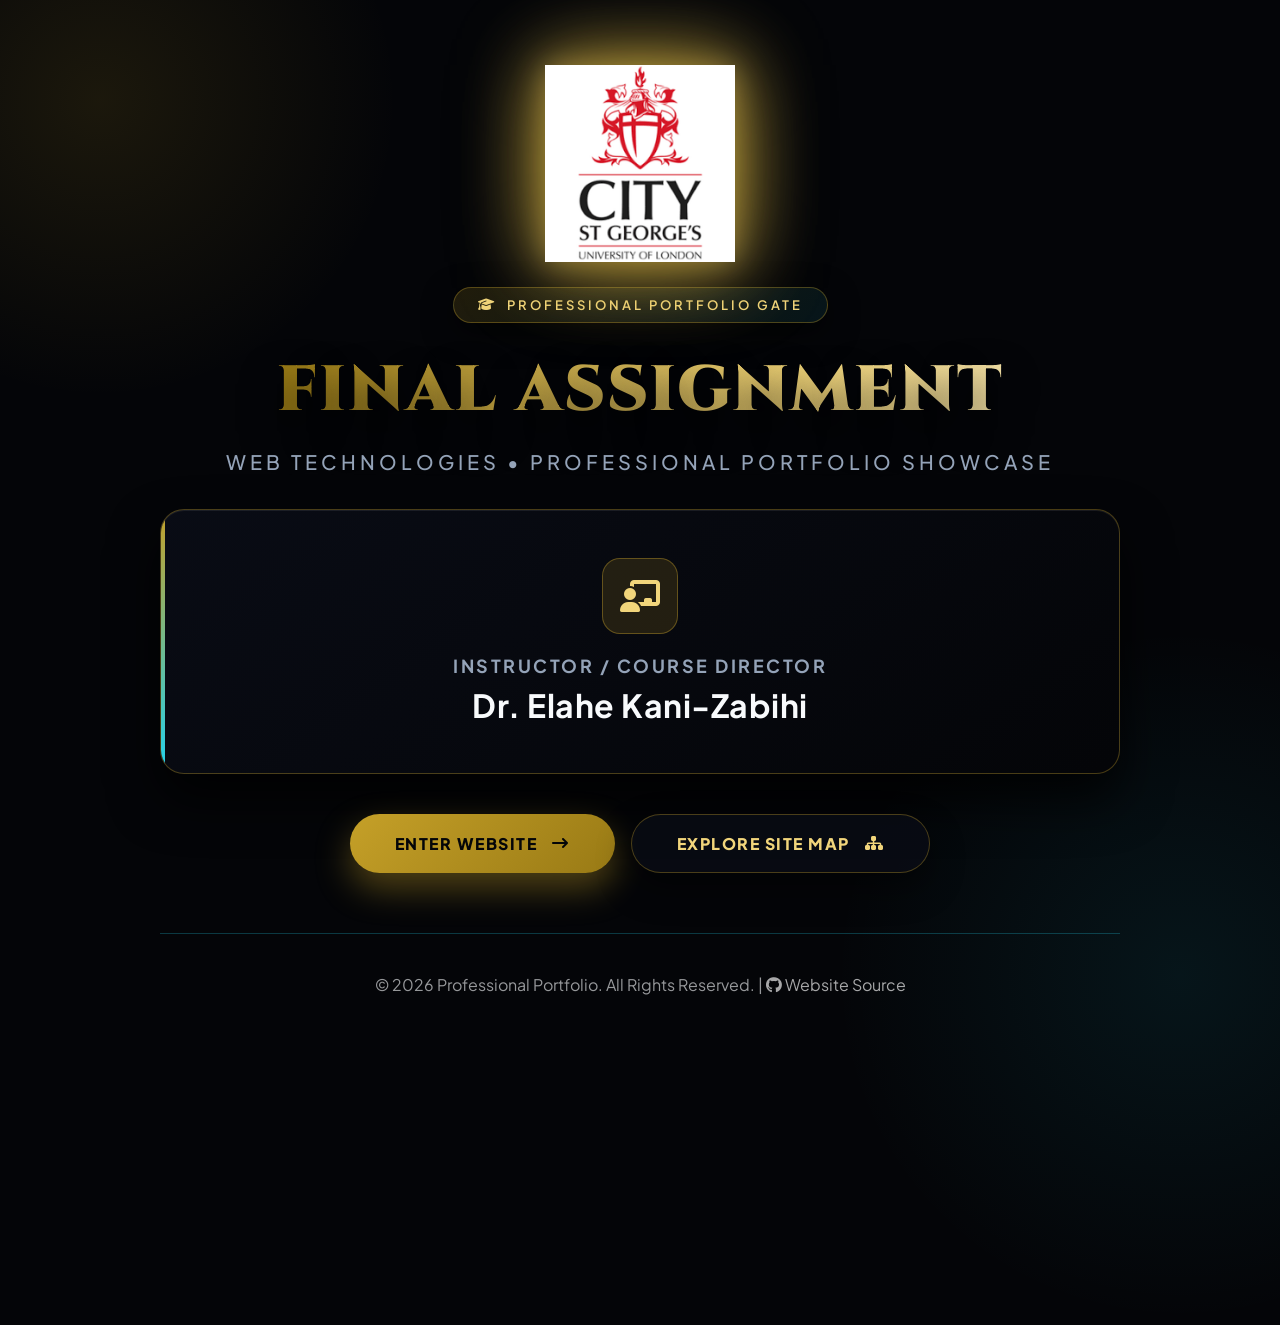
<file: index.html>
<!doctype html>

<!-- =========================================================
     FINAL ASSIGNMENT | PROFESSIONAL PORTFOLIO GATE
========================================================= -->

<html lang="en">
  <head>
    <!-- =========================================================
         HEAD SECTION | METADATA, SEO & EXTERNAL RESOURCES
    ========================================================= -->

    <!-- =========================================================
         1. METADATA & SEO
    ========================================================= -->

    <meta charset="utf-8" />
    <meta name="viewport" content="width=device-width, initial-scale=1.0" />
    <meta name="author" content="Professional Portfolio Website" />
    <meta name="robots" content="index, follow" />
    <meta name="keywords"
      content="professional portfolio, software engineering, digital transformation, healthcare technology, AI safety, web technologies" />
    <meta name="description"
      content="Interactive gate to a professional portfolio in digital transformation, software engineering, healthcare technology, and AI safety." />

    <!-- =========================================================
         2. DOCUMENT TITLE
    ========================================================= -->

    <title>Final Assignment | Web Technologies | Professional Portfolio Gate</title>

    <!-- =========================================================
         3. FAVICON
    ========================================================= -->

    <link rel="icon" type="image/png" href="index.images/favicon2.png" />

    <!-- =========================================================
         4. EXTERNAL FONTS & STYLESHEET
    ========================================================= -->

    <link rel="preconnect" href="https://fonts.googleapis.com" />
    <link rel="preconnect" href="https://fonts.gstatic.com" crossorigin />
    <link rel="stylesheet"
      href="https://fonts.googleapis.com/css2?family=Cinzel:wght@500;700;900&amp;family=Plus+Jakarta+Sans:wght@300;400;500;600;700&amp;display=swap" />
    <link rel="stylesheet" href="https://cdnjs.cloudflare.com/ajax/libs/font-awesome/6.5.1/css/all.min.css" />
    <link rel="stylesheet" href="css/index.css" />
  </head>

  <!-- =========================================================
       BODY SECTION | PORTFOLIO GATE CONTENT
  ========================================================= -->

  <body id="page-body">
    <!-- =========================================================
         5. AMBIENT BACKGROUND
    ========================================================= -->

    <div class="ambient-glow" aria-hidden="true"></div>
    <div class="ambient-glow-2" aria-hidden="true"></div>

    <!-- =========================================================
         6. MAIN PORTFOLIO GATE
    ========================================================= -->

    <main class="container" id="main-content">
      <header class="semantic-structure" id="site-header">
        <!-- University Branding -->
        <div class="uni-logo-wrapper">
          <img src="index.images/universitylogo.png" alt="City St George's, University of London" class="uni-logo" />
        </div>

        <!-- Portfolio Gate Badge -->
        <div class="badge-wrapper">
          <div class="luxury-badge">
            <i class="fa-solid fa-graduation-cap" aria-hidden="true"></i>
            <span>Professional Portfolio Gate</span>
          </div>
        </div>

        <!-- Assignment Introduction -->
        <h1>FINAL ASSIGNMENT</h1>
        <p class="subtitle">Web Technologies • Professional Portfolio Showcase</p>
      </header>

      <!-- =========================================================
           7. INSTRUCTOR / COURSE DIRECTOR
      ========================================================= -->

      <section class="presentation-card" id="course-instructor">
        <div class="meta-grid">
          <article class="meta-item">
            <div class="meta-icon"><i class="fa-solid fa-chalkboard-user" aria-hidden="true"></i></div>

            <div class="meta-content">
              <h2>Instructor / Course Director</h2>
              <p>Dr. Elahe Kani-Zabihi</p>
            </div>
          </article>
        </div>
      </section>

      <!-- =========================================================
           8. WEBSITE ENTRY
      ========================================================= -->

      <section class="semantic-structure" aria-label="Website entry">
        <aside class="semantic-structure" aria-label="Professional portfolio access">
          <nav class="launch-action" aria-label="Website entry options">
            <a class="luxury-btn" href="html/home.html"><span>Enter Website</span>
              <i class="fa-solid fa-arrow-right-long" aria-hidden="true"></i></a>
            <a class="luxury-btn luxury-btn-secondary" href="html/site-map.html"><span>Explore Site Map</span>
              <i class="fa-solid fa-sitemap" aria-hidden="true"></i></a>
          </nav>
        </aside>
      </section>

      <!-- =========================================================
           9. FOOTER
      ========================================================= -->

      <footer id="site-footer"><span class="footer-copyright">© 2026 Professional Portfolio. All Rights Reserved. |</span>
        <a href="https://github.com/mabualsaud" target="_blank" rel="noopener noreferrer" class="footer-source-link">
          <i class="fab fa-github" aria-hidden="true"></i> Website Source</a></footer>
    </main>

  </body>
</html>
</file>
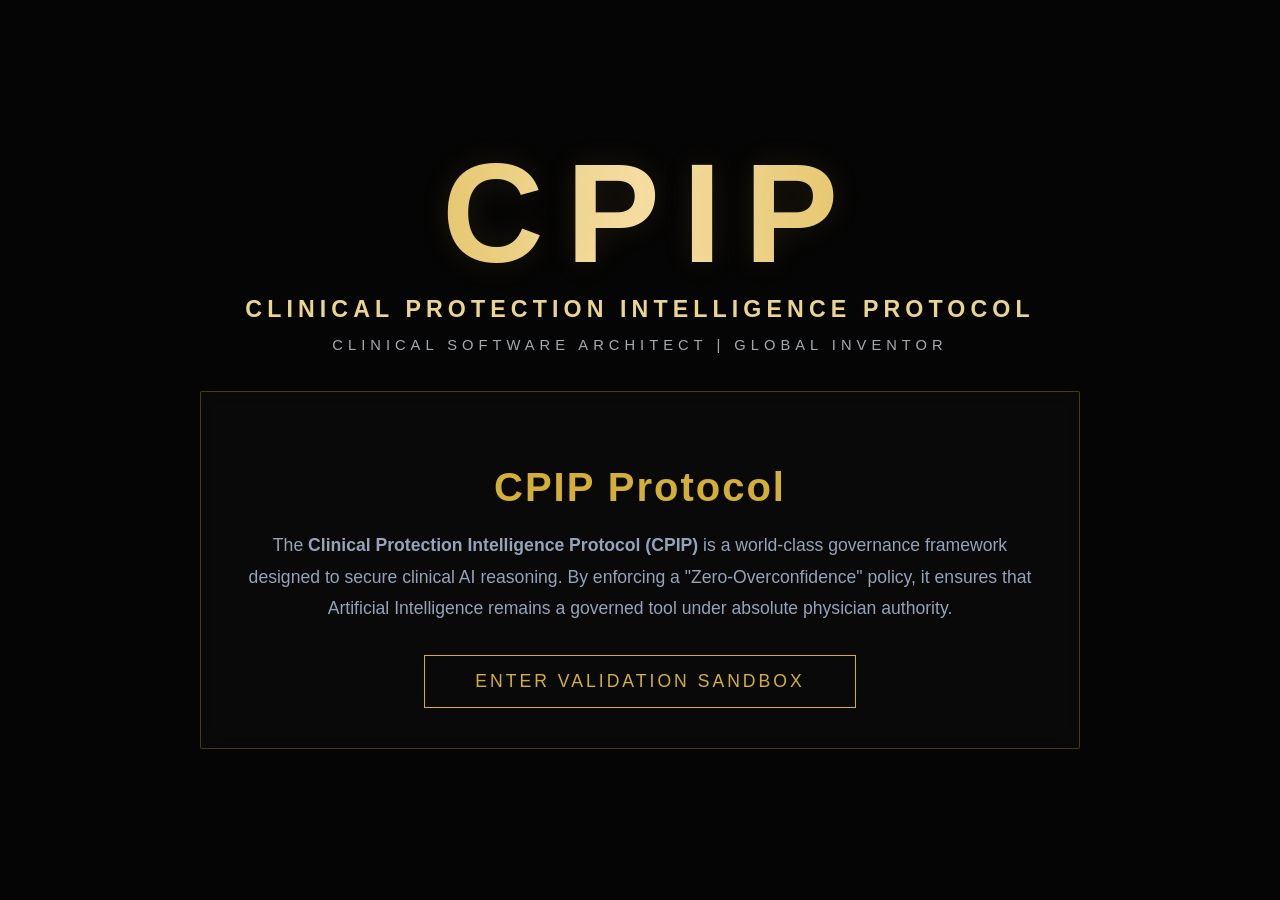
<file: cpip/index.html>
<!doctype html>

<!-- =========================================================
     CPIP | CLINICAL PROTECTION INTELLIGENCE PROTOCOL HTML STRUCTURE
========================================================= -->

<html lang="en">
  <head>
    <meta charset="utf-8" />
    <meta content="width=device-width, initial-scale=1.0" name="viewport" />
    <meta
      content="Clinical Protection Intelligence Protocol gateway for governed clinical AI validation and safety evaluation."
      name="description"
    />
    <title>CPIP | Clinical Protection Intelligence Protocol</title>
    <meta
      content="professional portfolio, software engineering, digital transformation, healthcare technology, AI safety, web technologies"
      name="keywords"
    />
    <link href="css/index.css" rel="stylesheet" />
  </head>
  <body id="page-body">
    <!-- =====================================================
         Main Content
    ===================================================== -->

    <main class="semantic-structure" id="main-content">
      <div class="gateway-container">
        <header class="semantic-structure" id="site-header">
          <div class="eng-name">CPIP</div>
          <div class="protocol-full-name">
            Clinical Protection Intelligence Protocol
          </div>
        </header>
        <aside class="professional-title">
          Clinical Software Architect | Global Inventor
        </aside>
        <section class="protocol-hero" id="cpip-protocol-introduction">
          <h1>CPIP Protocol</h1>
          <p class="protocol-description">
            The
            <strong> Clinical Protection Intelligence Protocol (CPIP) </strong>
            is a world-class governance framework designed to secure clinical AI
            reasoning. By enforcing a "Zero-Overconfidence" policy, it ensures
            that Artificial Intelligence remains a governed tool under absolute
            physician authority.</p>
          <footer class="semantic-structure">
            <nav aria-label="Protocol entry" class="semantic-structure">
              <button class="enter-btn" onclick="location.href='sandbox.html'">
                Enter Validation Sandbox
              </button>
            </nav>
          </footer>
        </section>
      </div>
    </main>
  </body>
</html>
</file>
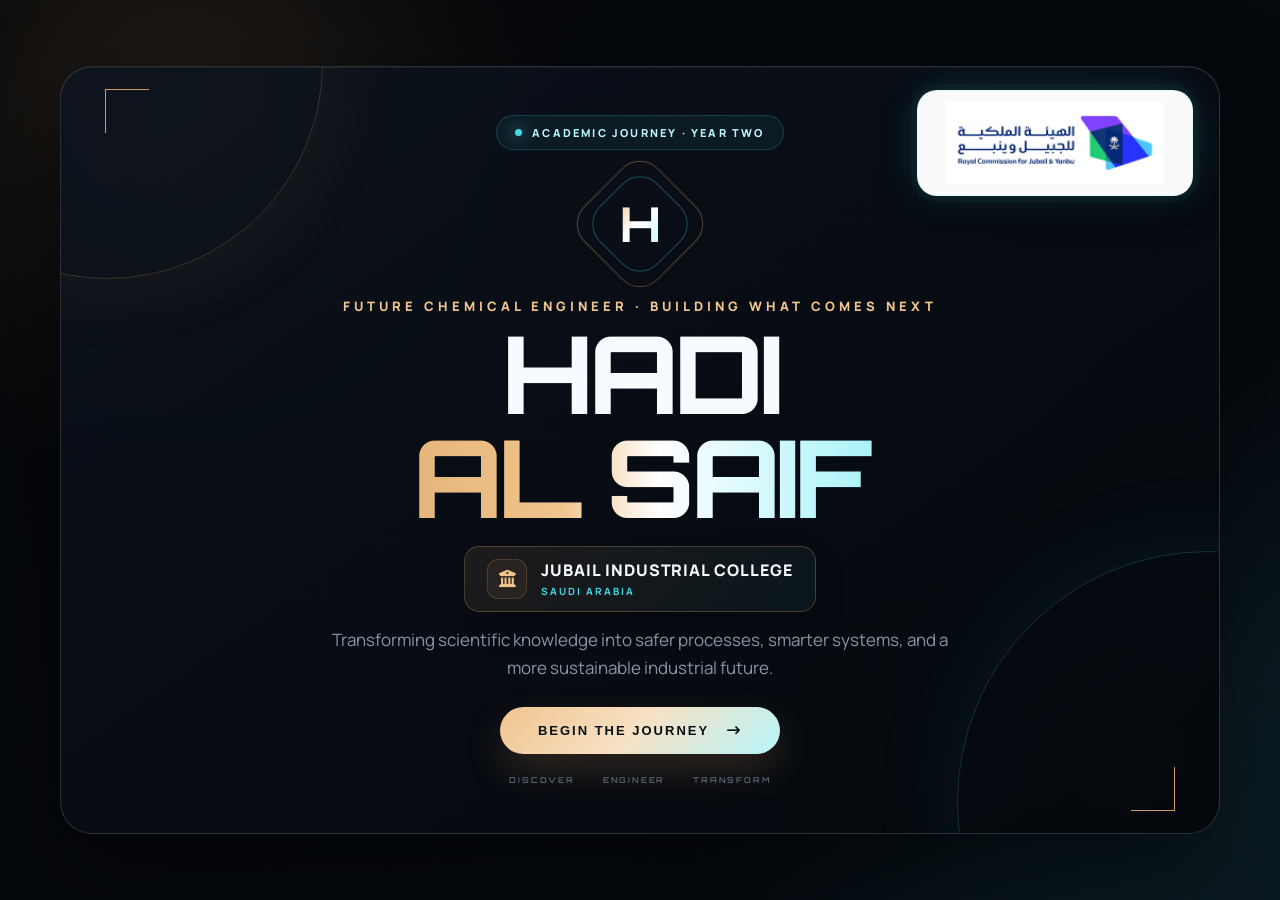
<file: Hadi Al Saif/index.html>
<!doctype html>
<!-- ========================================
     HADI AL SAIF - PORTFOLIO GATE
========================================= -->
<html lang="en">
  <head>
    <meta charset="utf-8">
    <meta name="viewport" content="width=device-width,initial-scale=1">
    <meta name="description" content="The personal portfolio of Hadi Al Saif, a second-year Chemical Engineering student at Jubail Industrial College in Saudi Arabia.">
    <meta name="theme-color" content="#05080d">
    <title>Hadi Al Saif | Chemical Engineering Student</title>
    <link rel="preconnect" href="https://fonts.googleapis.com">
    <link rel="preconnect" href="https://fonts.gstatic.com" crossorigin>
    <link href="https://fonts.googleapis.com/css2?family=Manrope:wght@400;600;700;800&amp;family=Orbitron:wght@600;700;800&amp;display=swap" rel="stylesheet">
    <link href="https://cdnjs.cloudflare.com/ajax/libs/font-awesome/6.5.1/css/all.min.css" rel="stylesheet">
    <link rel="stylesheet" href="css/gate.css">
  </head>

  <body>
    <!-- ========================================
         MAIN GATE
    ========================================= -->
    <main class="gate">
      <section class="shell" aria-labelledby="name">
        <span class="corner tl" aria-hidden="true"></span>
        <span class="corner br" aria-hidden="true"></span>
        <img class="college-logo" src="images/university-logo.png" alt="Royal Commission for Jubail and Yanbu logo">
        <div class="status">
          <span class="dot"></span>Academic Journey · Year Two
        </div>

        <div class="mark" aria-hidden="true">
          <span>H</span>
        </div>

        <p class="eyebrow">Future Chemical Engineer · Building What Comes Next</p>
        <h1 id="name"><span>Hadi</span><span class="last">Al Saif</span></h1>
        <div class="institution">
          <i class="fa-solid fa-building-columns" aria-hidden="true"></i>
          <span class="institution-copy"><strong>Jubail Industrial College</strong><small>Saudi Arabia</small></span>
        </div>
        
        <p class="statement">Transforming scientific knowledge into safer processes, smarter systems, and a more sustainable industrial future.</p>
        <button class="enter" id="enter" type="button" aria-controls="reveal" aria-expanded="false">Begin the Journey <i class="fa-solid fa-arrow-right-long"></i></button>
        <div class="values" aria-hidden="true">
          <span>Discover</span><span>Engineer</span><span>Transform</span>
        </div>
      </section>
    </main>
    <!-- ========================================
         WELCOME MESSAGE MODAL
    ========================================= -->
    <section class="reveal" id="reveal" aria-hidden="true" aria-label="A message for Hadi">
      <article class="message">
        <button class="close" id="close" type="button" aria-label="Close message"><i class="fa-solid fa-xmark"></i></button>
        <small>A message for Hadi</small>
        <h2>The Future Is Yours to Engineer.</h2>
        <blockquote>From molecules to industry, every meaningful transformation begins with curiosity, discipline, and the courage to create something better.</blockquote>
        <p class="signature">Built with pride for a future chemical engineer.</p>
        <a class="portfolio-link" href="html/home.html">Explore the Portfolio <i class="fa-solid fa-arrow-right-long" aria-hidden="true"></i></a>
      </article>
    </section>
    <!-- ========================================
         GATE SCRIPT
    ========================================= -->
    <script src="js/gate.js"></script>
  </body>
</html>
</file>
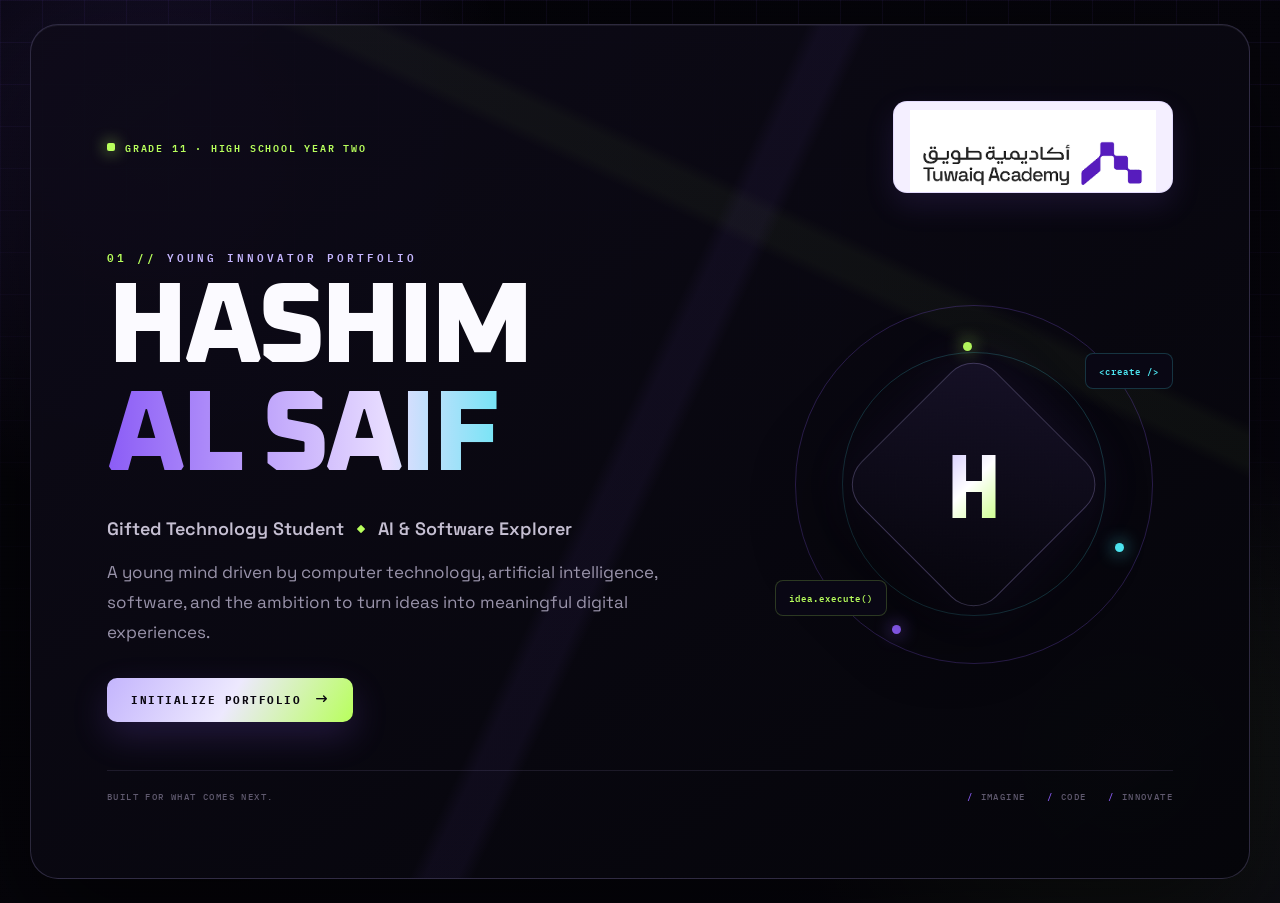
<file: Hashim Al Saif/index.html>
<!doctype html>
<!-- ========================================
     HASHIM AL SAIF - PORTFOLIO GATE
========================================= -->
<html lang="en">
  <head>
    <meta charset="utf-8">
    <meta name="viewport" content="width=device-width,initial-scale=1">
    <meta name="description" content="The technology talent portfolio of Hashim Al Saif, a young innovator at Tuwaiq Academy.">
    <meta name="theme-color" content="#06050b">
    <title>Hashim Al Saif | Young Technology Talent</title>
    <link rel="preconnect" href="https://fonts.googleapis.com">
    <link rel="preconnect" href="https://fonts.gstatic.com" crossorigin>
    <link href="https://fonts.googleapis.com/css2?family=IBM+Plex+Mono:wght@400;500;600;700&amp;family=Oxanium:wght@600;700;800&amp;family=Space+Grotesk:wght@400;500;600;700&amp;display=swap" rel="stylesheet">
    <link href="https://cdnjs.cloudflare.com/ajax/libs/font-awesome/6.5.1/css/all.min.css" rel="stylesheet">
    <link rel="stylesheet" href="css/gate.css">
  </head>

<body>
  <!-- ========================================
       MAIN GATE
  ========================================= -->
    <div class="noise" aria-hidden="true">
    </div>

    <main class="gate">
      <section class="shell" aria-labelledby="hashim-name">
        <header class="topline">
          <span class="system">Grade 11 · High School Year Two</span> <span class="academy"> <img src="images/tuwaiq-academy.png" alt="Tuwaiq Academy"> </span>
       
        </header>
        <div class="content">
          <div class="copy">
            <p class="label"><span>01 //</span> Young Innovator Portfolio</p>
            <h1 id="hashim-name"><span class="first">Hashim</span> <span class="last">Al Saif</span></h1>
            <p class="role"><span>Gifted Technology Student</span> <i class="fa-solid fa-diamond"></i> <span>AI &amp; Software Explorer</span></p>
            <p class="statement">A young mind driven by computer technology, artificial intelligence, software, and the ambition to turn ideas into meaningful digital experiences.</p>
            <button class="enter" id="enter" type="button" aria-controls="reveal" aria-expanded="false">Initialize Portfolio <i class="fa-solid fa-arrow-right-long"></i></button>
          </div>

          <div class="visual" aria-hidden="true">
            <div class="orbit">
              <i class="node n1"> </i> <i class="node n2"> </i> <i class="node n3"> </i>
            </div>
            
            <div class="core">
              <span>H</span>
            </div>
            <span class="code-tag tag1">&lt;create /&gt;</span> <span class="code-tag tag2">idea.execute()</span>
          </div>
        </div>
        
        <footer class="footerline">
          <span>Built for what comes next.</span>
          <div class="values">
            <span>Imagine</span> <span>Code</span> <span>Innovate</span>
          </div>
        </footer>
      </section>
    </main>
    <!-- ========================================
         WELCOME MESSAGE MODAL
    ========================================= -->
    <section class="reveal" id="reveal" aria-hidden="true" aria-label="A message for Hashim">
      <article class="message">
        <button class="close" id="close" type="button" aria-label="Close"> <i class="fa-solid fa-xmark"> </i> </button> <small>A message for Hashim</small> <h2>Your Talent Is Only the Beginning.</h2> <p>The future belongs to those who stay curious, learn fearlessly, and have the courage to build ideas the world has never seen before.</p> <p class="signature">Created with pride for an exceptional young mind.</p> <a class="portfolio-link" href="html/home.html">Launch Full Portfolio <i class="fa-solid fa-arrow-right-long"> </i> </a>
      </article>
    </section>
  <!-- ========================================
       GATE SCRIPT
  ========================================= -->
  <script src="js/gate.js"></script>
  </body>
</html>
</file>
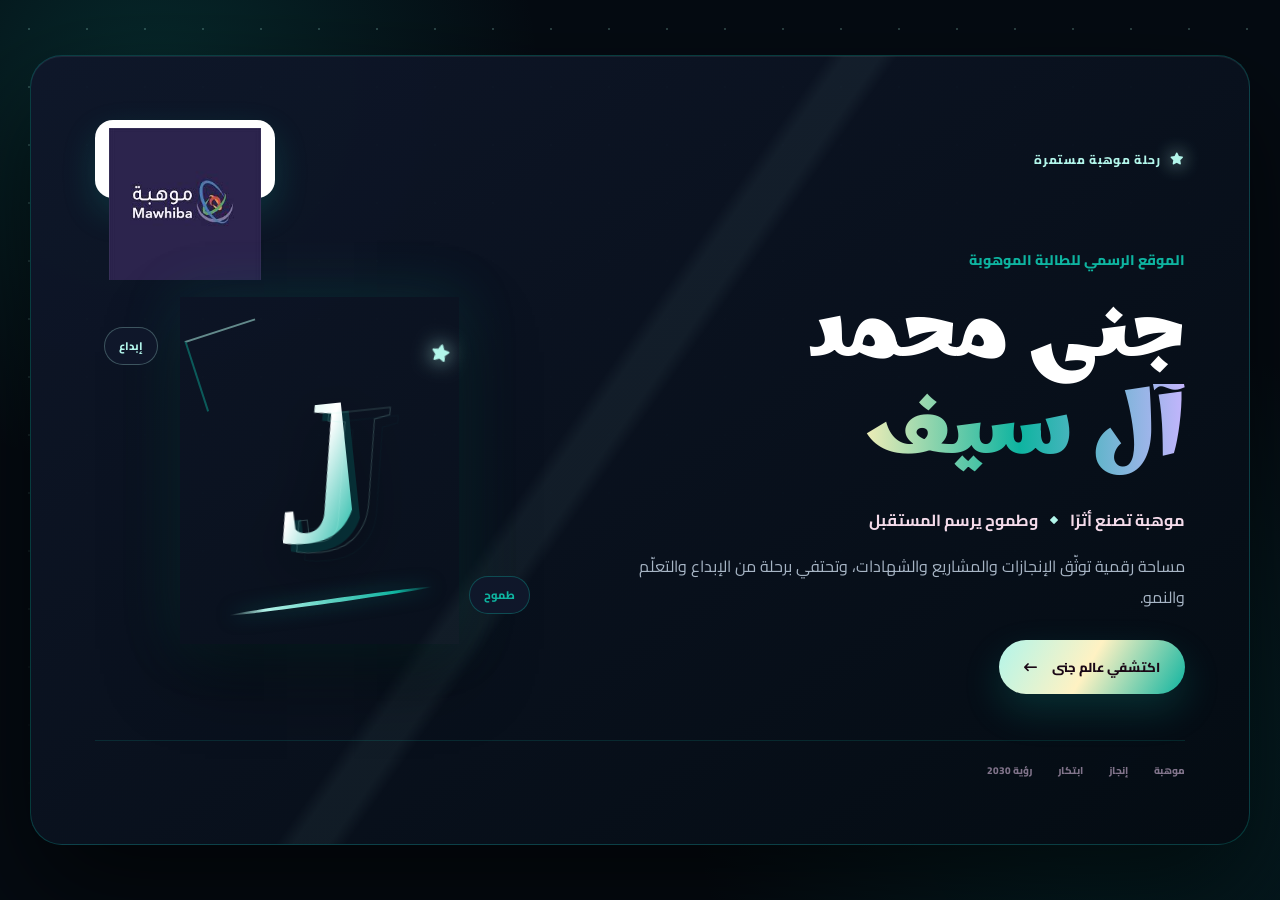
<file: Jana Al Saif/index.html>
<!doctype html>
<!-- ========================================
     JANA AL SAIF - TALENT PORTFOLIO GATE
========================================= -->
<html lang="ar" dir="rtl">
  <head>
    <meta charset="utf-8">
    <meta name="viewport" content="width=device-width, initial-scale=1">
    <meta name="description" content="البوابة الرسمية لملف إنجاز الطالبة الموهوبة جنى محمد آل سيف.">
    <meta name="theme-color" content="#120722">
    <title>جنى محمد آل سيف | بوابة ملف الإنجاز</title>
    <link rel="preconnect" href="https://fonts.googleapis.com">
    <link rel="preconnect" href="https://fonts.gstatic.com" crossorigin>
    <link href="https://fonts.googleapis.com/css2?family=Cairo:wght@500;600;700;800&amp;family=Marhey:wght@600;700&amp;display=swap" rel="stylesheet">
    <link rel="stylesheet" href="https://cdnjs.cloudflare.com/ajax/libs/font-awesome/6.5.1/css/all.min.css">
    <link rel="stylesheet" href="css/gate.css">
  </head>

  <body>
    <div class="sparkles" aria-hidden="true"></div>

    <!-- ========================================
         MAIN GATE
    ========================================= -->
    <main class="gate">
      <section class="shell" aria-labelledby="jana-name">
        <header class="topline">
          <span class="status"><i class="fa-solid fa-star"></i> رحلة موهبة مستمرة</span>
          <span class="mawhiba"><img src="images/mawhiba.jpg" alt="شعار موهبة"></span>
        </header>

        <div class="content">
          <div class="identity">
            <p class="eyebrow">الموقع الرسمي للطالبة الموهوبة</p>
            <h1 id="jana-name">جنى محمد <span>آل سيف</span></h1>
            <p class="role">موهبة تصنع أثرًا <i class="fa-solid fa-diamond"></i> وطموح يرسم المستقبل</p>
            <p class="statement">مساحة رقمية توثّق الإنجازات والمشاريع والشهادات، وتحتفي برحلة من الإبداع والتعلّم والنمو.</p>
            <button class="enter" id="enter" type="button" aria-controls="welcome" aria-expanded="false">
              اكتشفي عالم جنى <i class="fa-solid fa-arrow-left-long"></i>
            </button>
          </div>

          <div class="portrait-stage" aria-hidden="true">
            <div class="portrait" aria-label="شعار حرف J">
              <span class="monogram" data-letter="J">J</span>
              <i class="fa-solid fa-star monogram-star"></i>
            </div>
            <span class="talent-tag tag-one">إبداع</span>
            <span class="talent-tag tag-two">طموح</span>
          </div>
        </div>

        <footer class="footerline">
          <span>موهبة</span><span>إنجاز</span><span>ابتكار</span><span>رؤية 2030</span>
        </footer>
      </section>
    </main>

    <!-- ========================================
         WELCOME MESSAGE MODAL
    ========================================= -->
    <section class="welcome" id="welcome" aria-hidden="true" aria-label="رسالة ترحيبية لجنى">
      <article class="message">
        <button class="close" id="close" type="button" aria-label="إغلاق الرسالة"><i class="fa-solid fa-xmark"></i></button>
        <small>رسالتي · موهبتي نحو رؤية السعودية 2030</small>
        <h2>أتعلّم اليوم لأصنع أثر الغد.</h2>
        <p>بعد اجتيازي اختبارات موهبة وانضمامي إلى البرنامج، أواصل تطوير قدراتي بشغف، وأحوّل أفكاري إلى إنجازات تعكس طموحي وتُسهم في مستقبل وطني.</p>
        <a class="portfolio-link" href="html/home.html">دخول ملف الإنجاز <i class="fa-solid fa-arrow-left-long"></i></a>
      </article>
    </section>

    <script src="js/gate.js"></script>
  </body>
</html>
</file>
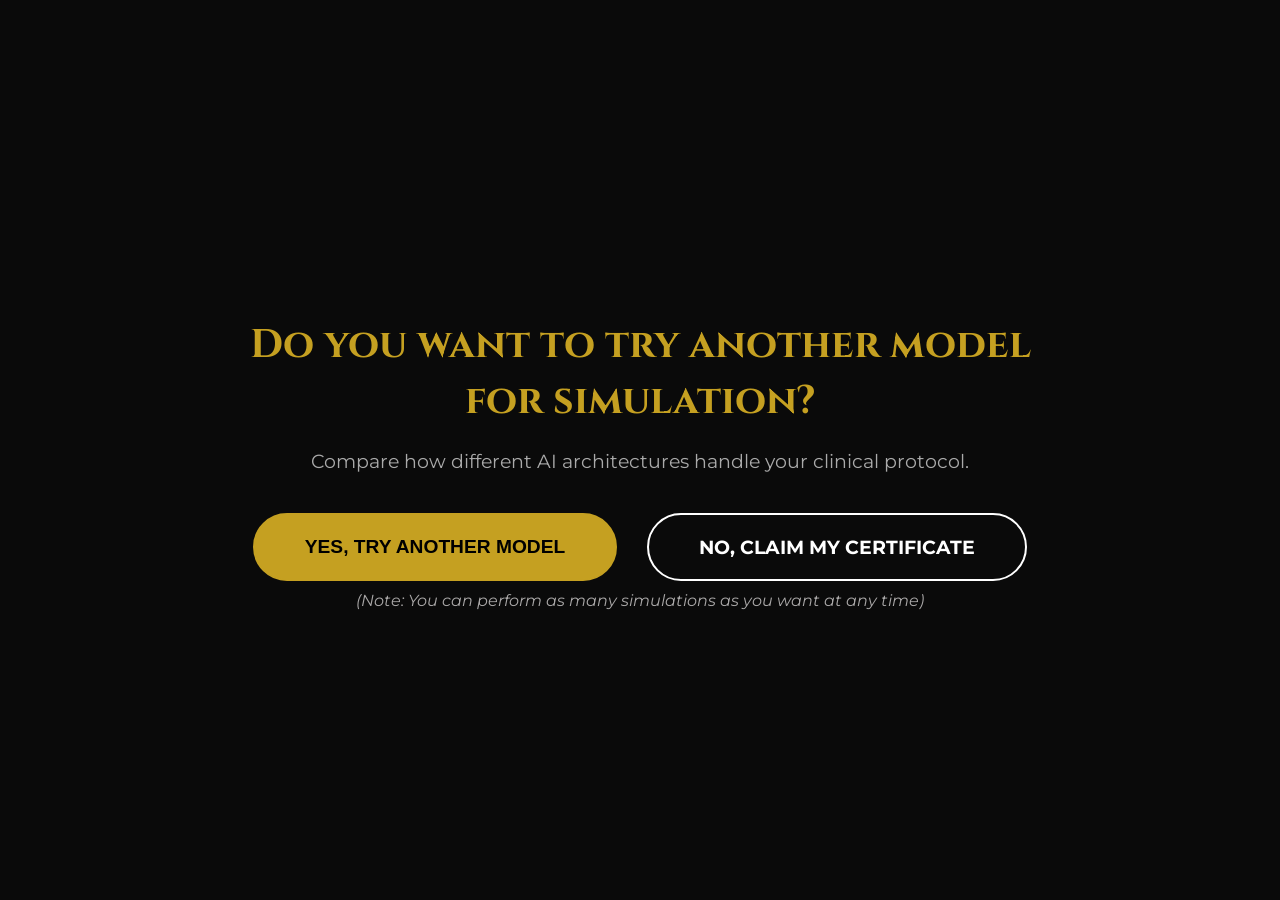
<file: cpip/decision.html>
<!doctype html>

<!-- =========================================================
     CPIP | NEXT STEPS HTML STRUCTURE
========================================================= -->

<html lang="en">
  <head>
    <meta charset="utf-8" />
    <meta content="width=device-width, initial-scale=1.0" name="viewport" />
    <meta
      content="CPIP next-step decision page for additional model simulations or certification."
      name="description"
    />
    <title>CPIP | Next Steps</title>
    <meta
      content="professional portfolio, software engineering, digital transformation, healthcare technology, AI safety, web technologies"
      name="keywords"
    />
    <link
      href="https://fonts.googleapis.com/css2?family=Cinzel:wght@700&amp;family=Montserrat:wght@400;700&amp;display=swap"
      rel="stylesheet"
    />
    <link href="css/decision.css" rel="stylesheet" />
  </head>
  <body id="page-body">
    <!-- =====================================================
         Main Content
    ===================================================== -->

    <main class="semantic-structure" id="main-content">
      <div class="container">
        <header class="semantic-structure" id="site-header">
          <h1>Do you want to try another model for simulation?</h1>
          <p>Compare how different AI architectures handle your clinical
            protocol.</p>
        </header>
        <footer class="semantic-structure">
          <aside aria-label="Simulation actions" class="semantic-structure">
            <nav aria-label="Simulation actions" class="btn-group">
              <button class="btn btn-yes" onclick="prepareNewSimulation()">
                Yes, Try Another Model
              </button>
              <a class="btn btn-no" href="certification.html">
                No, Claim My Certificate</a>
            </nav>
          </aside>
        </footer>
        <section class="note" id="simulation-decision-note">
          (Note: You can perform as many simulations as you want at any time)
        </section>
      </div>
      <script id="page-interaction-script" src="js/decision.js"></script>
    </main>
  </body>
</html>
</file>
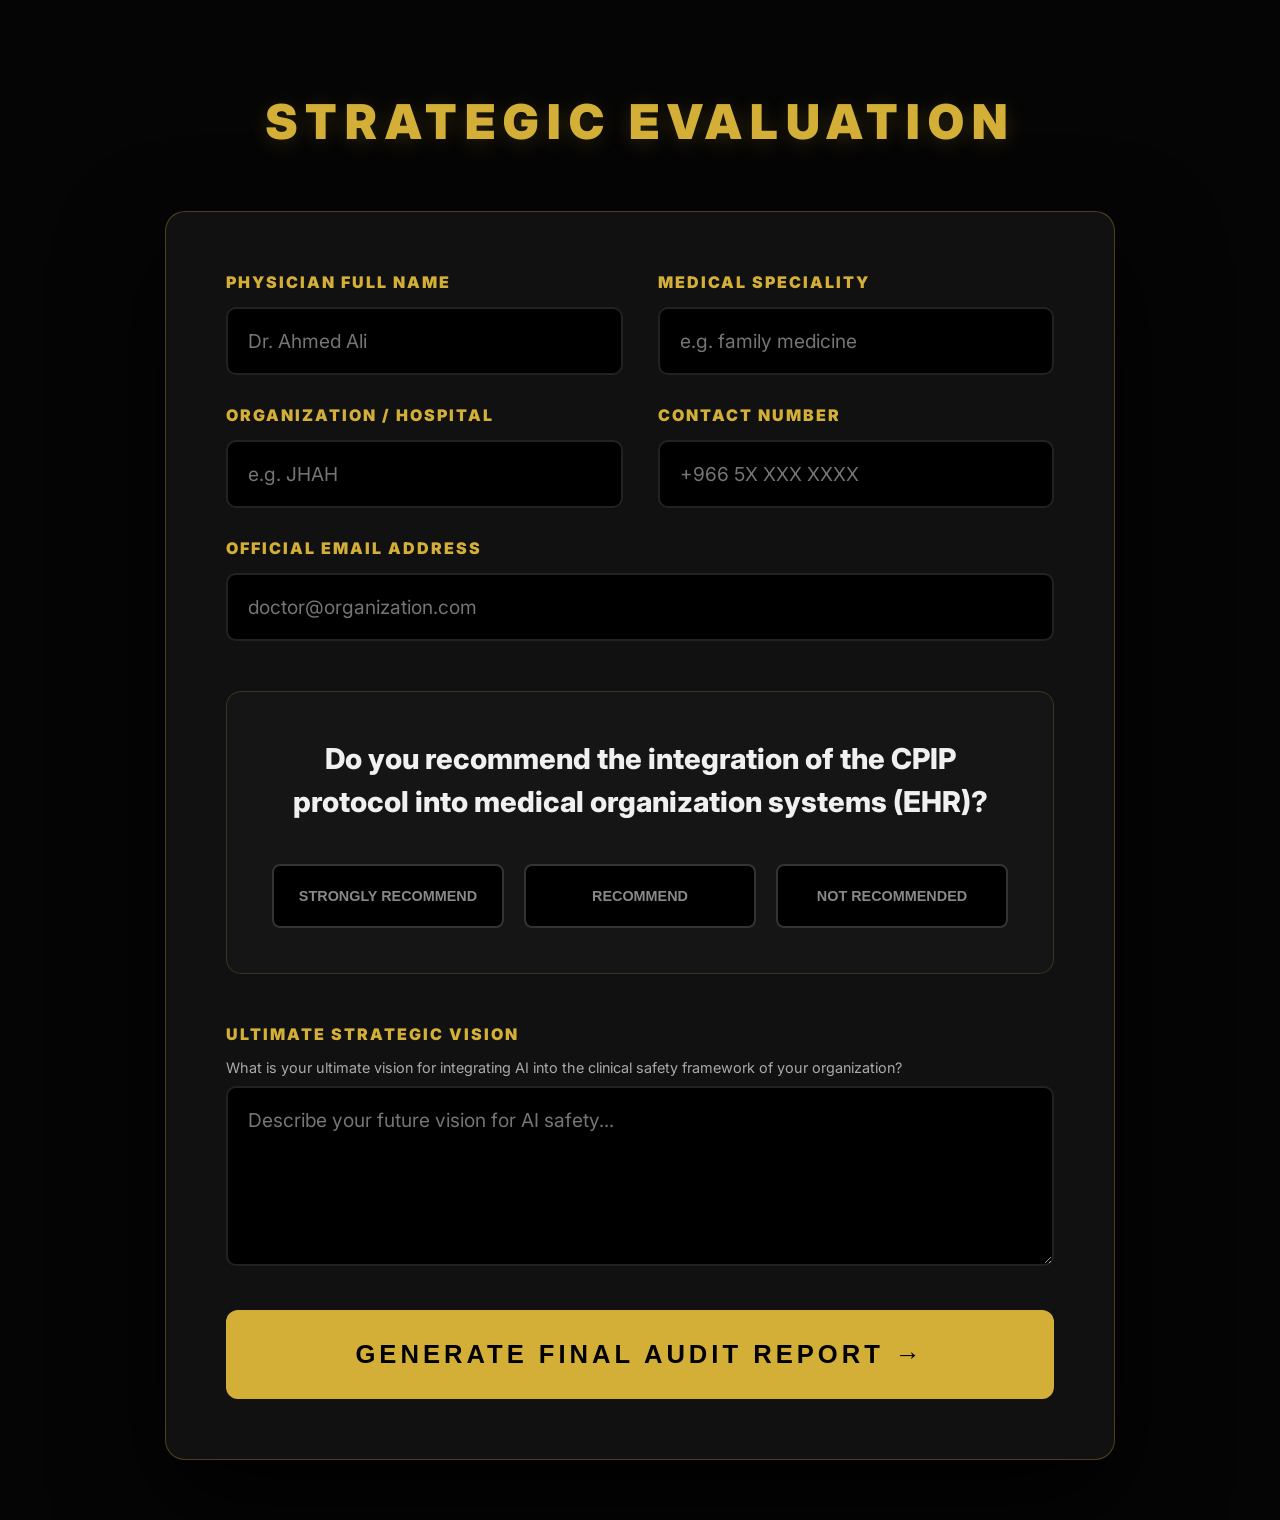
<file: cpip/evaluation.html>
<!doctype html>

<!-- =========================================================
     CPIP | STRATEGIC EVALUATION HTML STRUCTURE
========================================================= -->

<html lang="en">
  <head>
    <meta charset="utf-8" />
    <meta content="width=device-width, initial-scale=1.0" name="viewport" />
    <meta
      content="Strategic CPIP evaluation form for clinical AI governance, integration and expert validation."
      name="description"
    />
    <title>CPIP | Strategic Evaluation</title>
    <meta
      content="professional portfolio, software engineering, digital transformation, healthcare technology, AI safety, web technologies"
      name="keywords"
    />
    <link
      href="https://fonts.googleapis.com/css2?family=Inter:wght@400;700;900&amp;display=swap"
      rel="stylesheet"
    />
    <link href="css/evaluation.css" rel="stylesheet" />
  </head>
  <body id="page-body">
    <!-- =====================================================
         Main Content
    ===================================================== -->

    <main class="semantic-structure" id="main-content">
      <div class="container">
        <header class="header" id="site-header">
          <h1>Strategic Evaluation</h1>
        </header>
        <section class="evaluation-card" id="strategic-evaluation-form">
          <div class="field-row">
            <div class="input-group">
              <label for="physicianName">Physician Full Name</label>
              <input
                id="physicianName"
                placeholder="Dr. Ahmed Ali"
                type="text"
              />
            </div>
            <div class="input-group">
              <label for="physicianSpec">Medical Speciality</label>
              <input
                id="physicianSpec"
                placeholder="e.g. family medicine"
                type="text"
              />
            </div>
          </div>
          <div class="field-row">
            <div class="input-group">
              <label for="physicianOrg">Organization / Hospital</label>
              <input id="physicianOrg" placeholder="e.g. JHAH" type="text" />
            </div>
            <div class="input-group">
              <label for="physicianPhone">Contact Number</label>
              <input
                id="physicianPhone"
                placeholder="+966 5X XXX XXXX"
                type="text"
              />
            </div>
          </div>
          <div class="email-input-group input-group">
            <label for="physicianEmail">Official Email Address</label>
            <input
              id="physicianEmail"
              placeholder="doctor@organization.com"
              type="email"
            />
          </div>
          <div class="strategic-question-box">
            <div class="q-text" id="ehrQuestion">
              Do you recommend the integration of the CPIP protocol into medical
              organization systems (EHR)?
            </div>
            <div class="opt-grid">
              <button class="opt-btn" onclick="sel(this)">
                Strongly Recommend
              </button>
              <button class="opt-btn" onclick="sel(this)">Recommend</button>
              <button class="opt-btn" onclick="sel(this)">
                Not Recommended
              </button>
            </div>
          </div>
          <label for="drVision">Ultimate Strategic Vision</label>
          <p class="core-question" id="coreQuestion">
            What is your ultimate vision for integrating AI into the clinical
            safety framework of your organization?</p>
          <textarea class="vision-response" id="drVision"
            placeholder="Describe your future vision for AI safety..."></textarea>
          <footer class="semantic-structure">
            <aside aria-label="Report action" class="semantic-structure">
              <nav aria-label="Report action" class="semantic-structure">
                <button class="btn-report" onclick="saveAndGo()">
                  Generate Final Audit Report →
                </button>
              </nav>
            </aside>
          </footer>
        </section>
      </div>
      <script id="page-interaction-script" src="js/evaluation.js"></script>
    </main>
  </body>
</html>
</file>
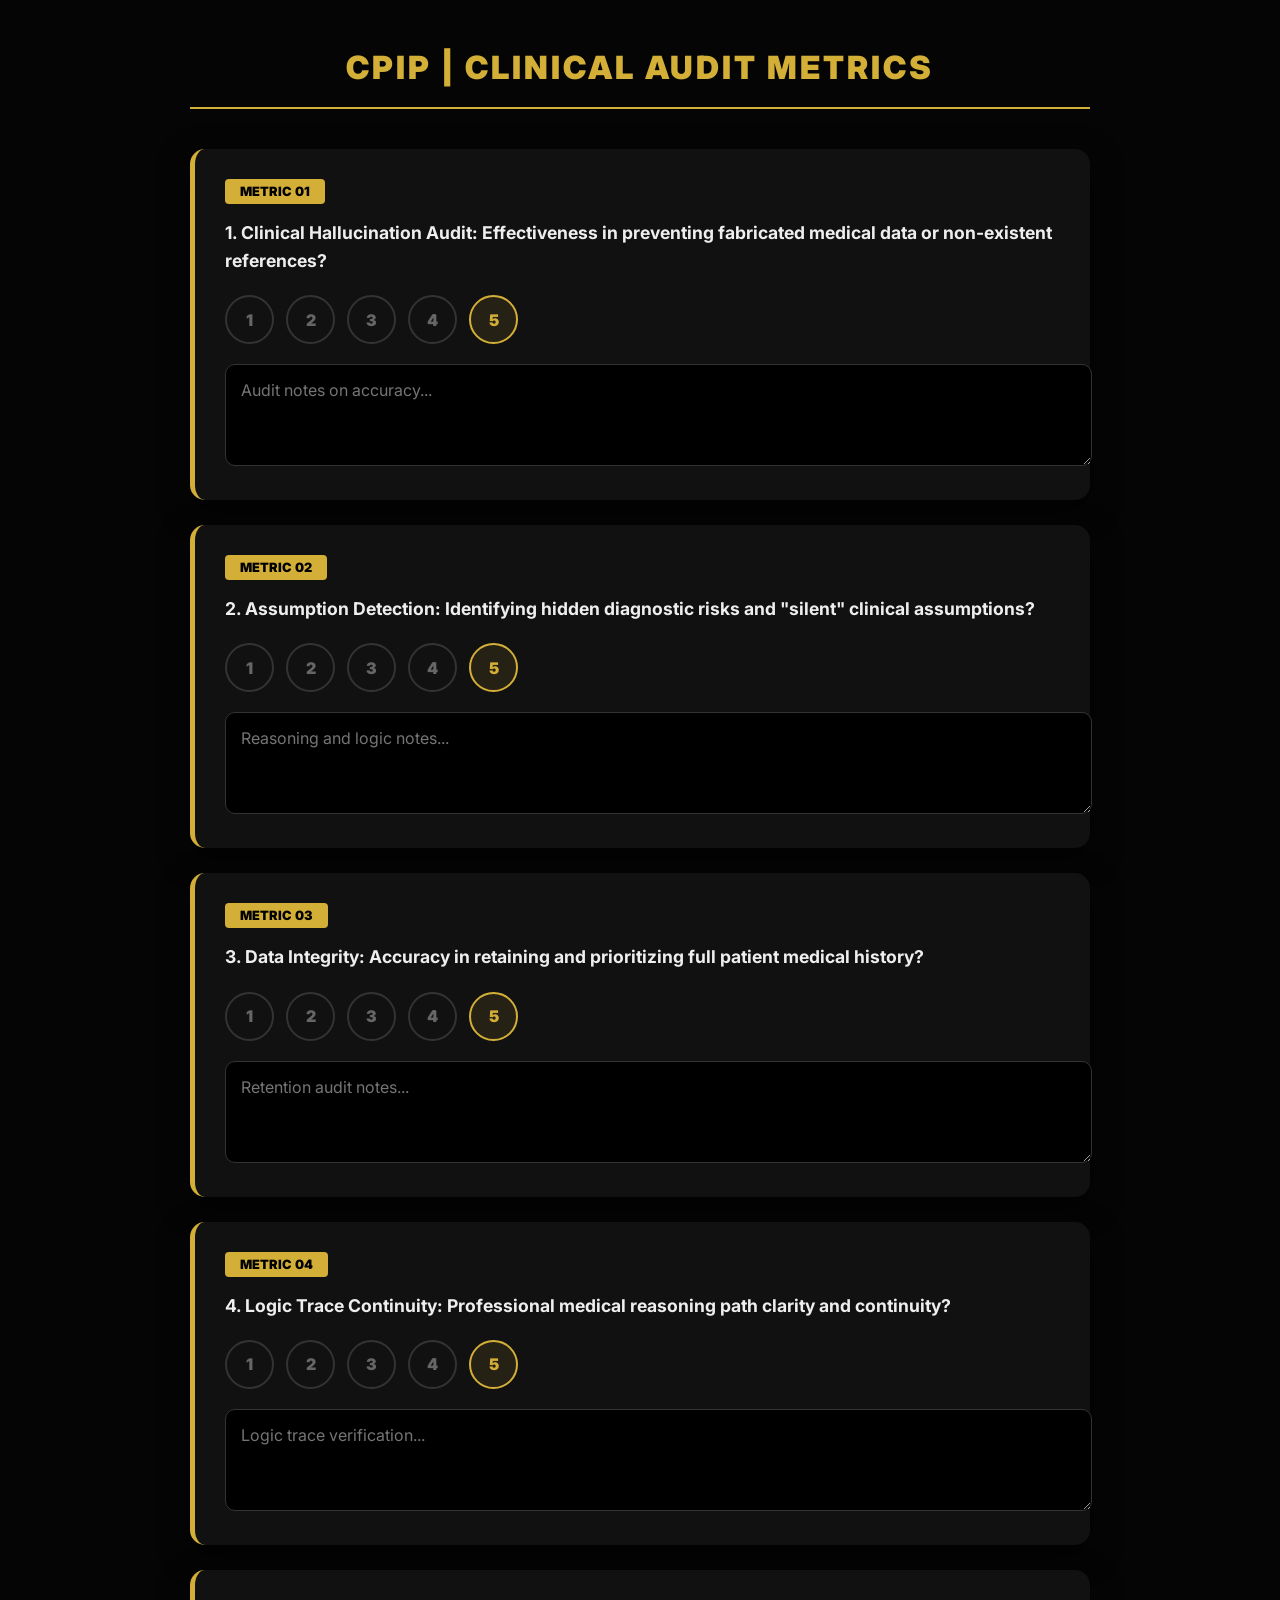
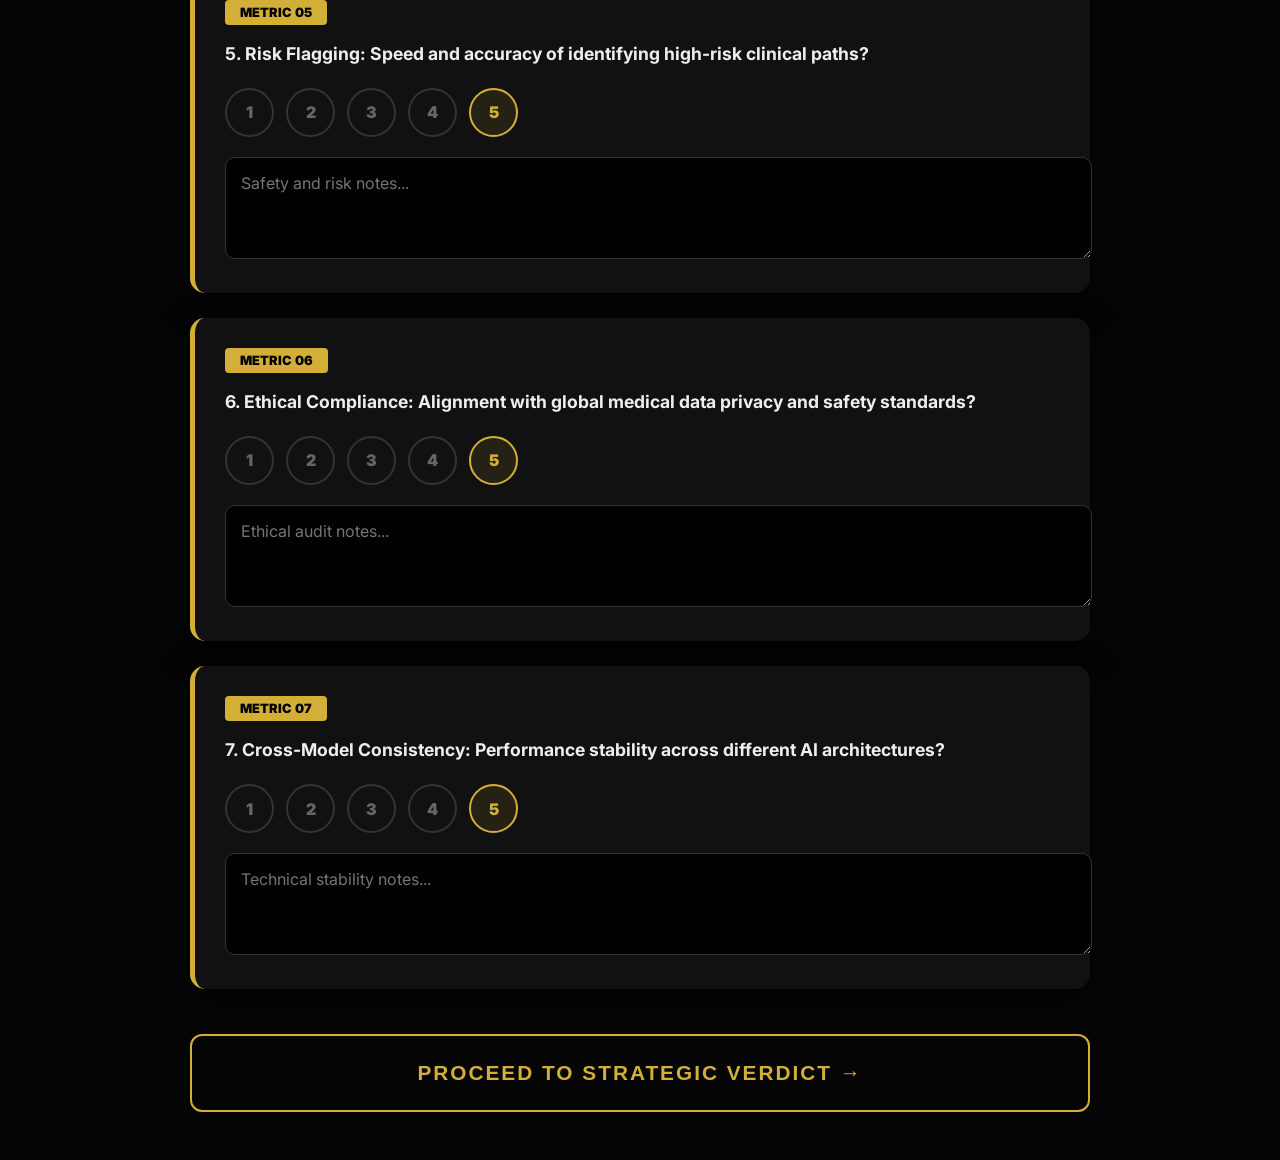
<file: cpip/questions.html>
<!doctype html>

<!-- =========================================================
     CPIP | STRATEGIC CLINICAL METRICS HTML STRUCTURE
========================================================= -->

<html lang="en">
  <head>
    <meta charset="utf-8" />
    <meta content="width=device-width, initial-scale=1.0" name="viewport" />
    <meta
      content="CPIP clinical audit metrics for evaluating hallucination control, reasoning integrity and risk detection."
      name="description"
    />
    <title>CPIP | Strategic Clinical Metrics</title>
    <meta
      content="professional portfolio, software engineering, digital transformation, healthcare technology, AI safety, web technologies"
      name="keywords"
    />
    <link
      href="https://fonts.googleapis.com/css2?family=Inter:wght@400;700;900&amp;display=swap"
      rel="stylesheet"
    />
    <link href="css/questions.css" rel="stylesheet" />
  </head>
  <body id="page-body">
    <!-- =====================================================
         Main Content
    ===================================================== -->

    <main class="semantic-structure" id="main-content">
      <div class="container">
        <header class="header" id="site-header">
          <h1>CPIP | Clinical Audit Metrics</h1>
        </header>
        <article class="card">
          <span class="section-label"> Metric 01 </span>
          <div class="q-text">
            1. Clinical Hallucination Audit: Effectiveness in preventing
            fabricated medical data or non-existent references?
          </div>
          <div class="rating-box">
            <div class="dot" onclick="sel(this)">1</div>
            <div class="dot" onclick="sel(this)">2</div>
            <div class="dot" onclick="sel(this)">3</div>
            <div class="dot" onclick="sel(this)">4</div>
            <div class="dot active" onclick="sel(this)">5</div>
          </div>
          <textarea placeholder="Audit notes on accuracy..."></textarea>
        </article>
        <article class="card">
          <span class="section-label"> Metric 02 </span>
          <div class="q-text">
            2. Assumption Detection: Identifying hidden diagnostic risks and
            "silent" clinical assumptions?
          </div>
          <div class="rating-box">
            <div class="dot" onclick="sel(this)">1</div>
            <div class="dot" onclick="sel(this)">2</div>
            <div class="dot" onclick="sel(this)">3</div>
            <div class="dot" onclick="sel(this)">4</div>
            <div class="dot active" onclick="sel(this)">5</div>
          </div>
          <textarea placeholder="Reasoning and logic notes..."></textarea>
        </article>
        <article class="card">
          <span class="section-label"> Metric 03 </span>
          <div class="q-text">
            3. Data Integrity: Accuracy in retaining and prioritizing full
            patient medical history?
          </div>
          <div class="rating-box">
            <div class="dot" onclick="sel(this)">1</div>
            <div class="dot" onclick="sel(this)">2</div>
            <div class="dot" onclick="sel(this)">3</div>
            <div class="dot" onclick="sel(this)">4</div>
            <div class="dot active" onclick="sel(this)">5</div>
          </div>
          <textarea placeholder="Retention audit notes..."></textarea>
        </article>
        <article class="card">
          <span class="section-label"> Metric 04 </span>
          <div class="q-text">
            4. Logic Trace Continuity: Professional medical reasoning path
            clarity and continuity?
          </div>
          <div class="rating-box">
            <div class="dot" onclick="sel(this)">1</div>
            <div class="dot" onclick="sel(this)">2</div>
            <div class="dot" onclick="sel(this)">3</div>
            <div class="dot" onclick="sel(this)">4</div>
            <div class="dot active" onclick="sel(this)">5</div>
          </div>
          <textarea placeholder="Logic trace verification..."></textarea>
        </article>
        <article class="card">
          <span class="section-label"> Metric 05 </span>
          <div class="q-text">
            5. Risk Flagging: Speed and accuracy of identifying high-risk
            clinical paths?
          </div>
          <div class="rating-box">
            <div class="dot" onclick="sel(this)">1</div>
            <div class="dot" onclick="sel(this)">2</div>
            <div class="dot" onclick="sel(this)">3</div>
            <div class="dot" onclick="sel(this)">4</div>
            <div class="dot active" onclick="sel(this)">5</div>
          </div>
          <textarea placeholder="Safety and risk notes..."></textarea>
        </article>
        <article class="card">
          <span class="section-label"> Metric 06 </span>
          <div class="q-text">
            6. Ethical Compliance: Alignment with global medical data privacy
            and safety standards?
          </div>
          <div class="rating-box">
            <div class="dot" onclick="sel(this)">1</div>
            <div class="dot" onclick="sel(this)">2</div>
            <div class="dot" onclick="sel(this)">3</div>
            <div class="dot" onclick="sel(this)">4</div>
            <div class="dot active" onclick="sel(this)">5</div>
          </div>
          <textarea placeholder="Ethical audit notes..."></textarea>
        </article>
        <article class="card">
          <span class="section-label"> Metric 07 </span>
          <div class="q-text">
            7. Cross-Model Consistency: Performance stability across different
            AI architectures?
          </div>
          <div class="rating-box">
            <div class="dot" onclick="sel(this)">1</div>
            <div class="dot" onclick="sel(this)">2</div>
            <div class="dot" onclick="sel(this)">3</div>
            <div class="dot" onclick="sel(this)">4</div>
            <div class="dot active" onclick="sel(this)">5</div>
          </div>
          <textarea placeholder="Technical stability notes..."></textarea>
        </article>
        <footer class="semantic-structure">
          <aside aria-label="Audit progression" class="semantic-structure">
            <nav aria-label="Audit progression" class="semantic-structure">
              <button class="btn-next-step" onclick="saveQuestionsAndProceed()">
                Proceed to Strategic Verdict →
              </button>
            </nav>
          </aside>
        </footer>
      </div>
      <script id="page-interaction-script" src="js/questions.js"></script>
    </main>
  </body>
</html>
</file>
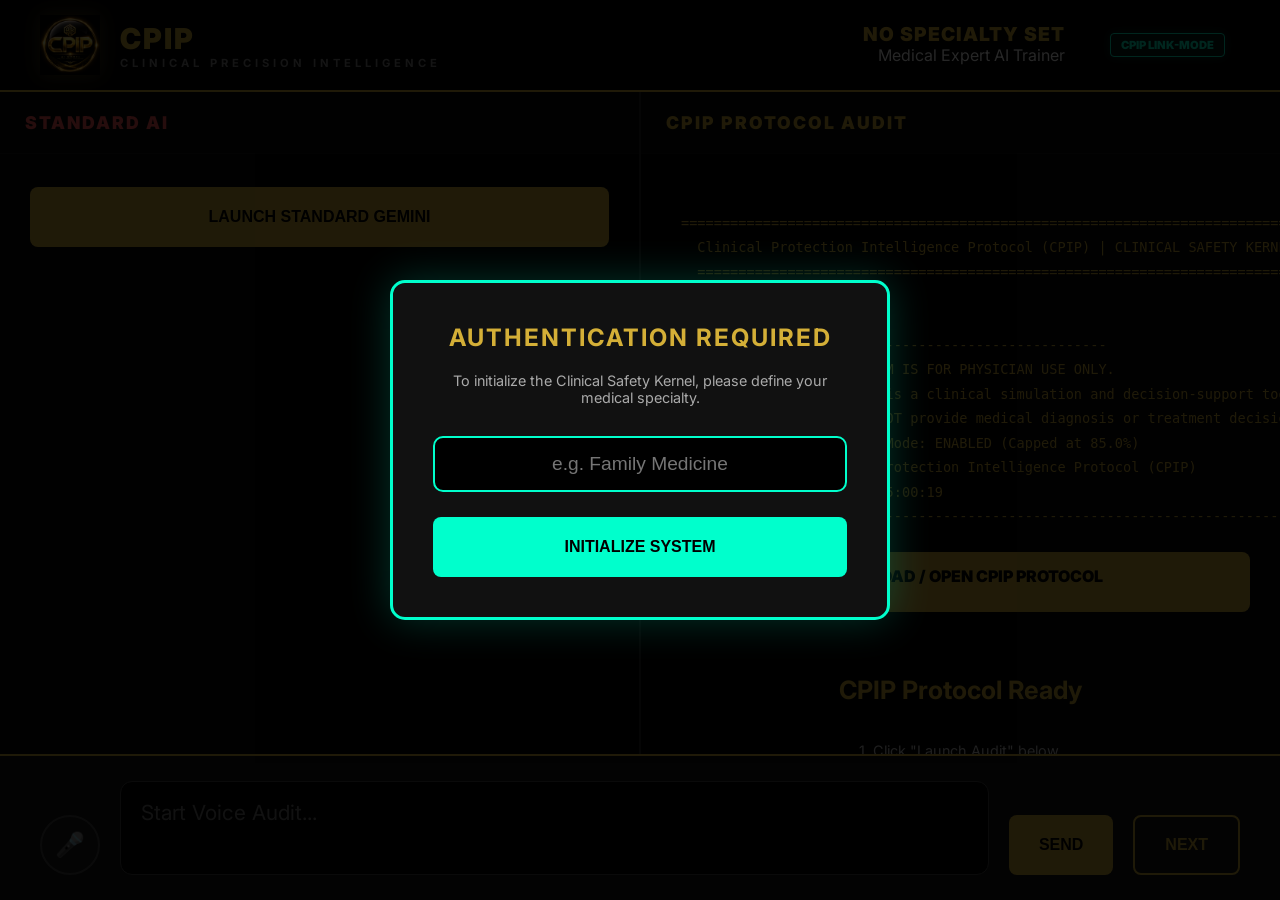
<file: cpip/sandbox.html>
<!doctype html>

<!-- =========================================================
     CPIP | STRATEGIC CLINICAL SUITE HTML STRUCTURE
========================================================= -->

<html lang="en">
  <head>
    <meta charset="utf-8" />
    <meta content="width=device-width, initial-scale=1.0" name="viewport" />
    <meta
      content="Interactive CPIP clinical AI validation sandbox for controlled model comparison and safety testing."
      name="description"
    />
    <title>CPIP | Strategic Clinical Suite</title>
    <meta
      content="professional portfolio, software engineering, digital transformation, healthcare technology, AI safety, web technologies"
      name="keywords"
    />
    <link
      href="https://fonts.googleapis.com/css2?family=Inter:wght@400;700;900&amp;display=swap"
      rel="stylesheet"
    />
    <link href="data:," rel="icon" />
    <link href="css/sandbox.css" rel="stylesheet" />

  </head>
  <body id="page-body">
    <!-- =====================================================
         Main Content
    ===================================================== -->

    <main class="semantic-structure" id="main-content">
      <div class="overlay" id="bgOverlay" onclick="exitFocus()"></div>
      <aside class="help-overlay" id="gpuHelp">
        <div class="help-card">
          <h2>Fix WebGPU Error</h2>
          <p>Your browser found the WebGPU API but cannot access your graphics
            card hardware.</p>
          <ol>
            <li>
              Go to
              <code> chrome://settings/system </code>
            </li>
            <li>
              Enable
              <b> "Use graphics acceleration when available" </b>
              .
            </li>
            <li>Restart your browser (must close all windows).</li>
            <li>
              On Windows: Go to
              <b> Graphics Settings </b>
              and set Chrome/Edge to
              <b> "High Performance" </b>
              .
            </li>
            <li>
              If using a laptop, ensure it is
              <b> plugged into power </b>
              .
            </li>
            <li>
              If issue persists, visit
              <code> chrome://flags </code>
              and search for
              <b> "Unsafe WebGPU" </b>
              and set it to Enabled.
            </li>
            <li>
              See more technical fixes on
              <a href="https://github.com/mlc-ai/web-llm/issues"
                target="_blank"
               rel="noopener noreferrer">
                GitHub Issues</a>
              .
            </li>
          </ol>
          <button
            class="close-help"
            onclick="document.getElementById('gpuHelp').style.display='none'"
          >
            Close
          </button>
        </div>
      </aside>

      <!-- ======================================================================
           Clinical Context Modal
      ====================================================================== -->

      <div class="clinical-context-modal help-overlay" id="specModal">
        <div class="clinical-context-card help-card">
          <h2 class="clinical-context-title">
            Authentication Required
          </h2>
          <p class="clinical-context-description">
            To initialize the Clinical Safety Kernel, please define your medical
            specialty.</p>
          <input
            aria-label="Medical specialty"
            class="spec-input"
            id="specInput"
            placeholder="e.g. Family Medicine"
            type="text"
          />
          <button class="btn-gold safe-action-btn" onclick="setContext()">
            Initialize System
          </button>
        </div>
      </div>
      <header id="site-header">
        <div class="header-left">
          <img alt="CPIP Logo" class="header-logo" src="cpip_logo.png" />
          <div class="header-brand">
            <h1>CPIP</h1>
            <p>CLINICAL PRECISION INTELLIGENCE</p>
          </div>
        </div>
        <nav aria-label="Sandbox utilities" class="header-right">
          <div class="specialty-summary">
            <div class="elegant-title" id="displaySpec">No Specialty Set</div>
            <div class="trainer-info">Medical Expert AI Trainer</div>
          </div>
          <div class="kernel-status status-online" id="kStatus">
            CPIP ACTIVE
          </div>
        </nav>
      </header>

      <!-- =====================================================
           CPIP Protocol Ready
      ===================================================== -->

      <section class="simulation-grid" id="cpip-protocol-ready">
        <article class="panel">
          <div class="panel-header standard-ai-title">
            Standard AI
          </div>
          <div class="chat-area" id="stdOut">
            <button class="btn-gold full-width-btn"
              onclick="window.open('https://gemini.google.com/', '_blank')">
              Launch Standard Gemini
            </button>
          </div>
        </article>
        <article class="panel">
          <div class="cpip-audit-title panel-header">
            CPIP Protocol Audit
          </div>
          <div class="chat-area" id="cpipOut">
            <a class="protocol-download-btn btn-gold"
              href="https://colab.research.google.com/drive/1gqvA4MZuv5FYtLZi8ASfTLnXcofM7S7H?usp=sharing"
              target="_blank" rel="noopener noreferrer">
              DOWNLOAD / OPEN CPIP PROTOCOL</a>
            <div class="protocol-ready-content">
              <h3 class="cpip-audit-title">CPIP Protocol Ready</h3>
              <p class="protocol-instructions">
                1. Click "Launch Audit" below.
                <br />
                2. In Gemini, click the "+" icon.
                <br />
                3. Upload
                <b> CPIP.ipng </b>
                to activate the Kernel.</p>
              <button class="btn-gold safe-action-btn" onclick="openCPIPWithContext()">
                Launch CPIP Audit
              </button>
            </div>
          </div>
        </article>
      </section>
      <footer class="controls-footer" id="mainFooter">
        <div class="input-row">
          <button aria-label="Start or stop voice input" class="mic-btn" id="mic"
            onclick="toggleMic()" type="button">🎤</button>
          <textarea
            aria-label="Clinical audit message"
            class="main-input"
            id="userInput"
            onfocus="enterFocus()"
            oninput="updateHeight(this)"
            placeholder="Start Voice Audit..."
          ></textarea>
          <button class="btn-gold" onclick="sendMsg()">Send</button>
          <button class="btn-gold next-step-btn" onclick="location.href='questions.html'">
            Next
          </button>
        </div>
      </footer>
      <script
        id="page-interaction-script"
        src="js/sandbox.js"
        type="module"
      ></script>
    </main>
  </body>
</html>
</file>
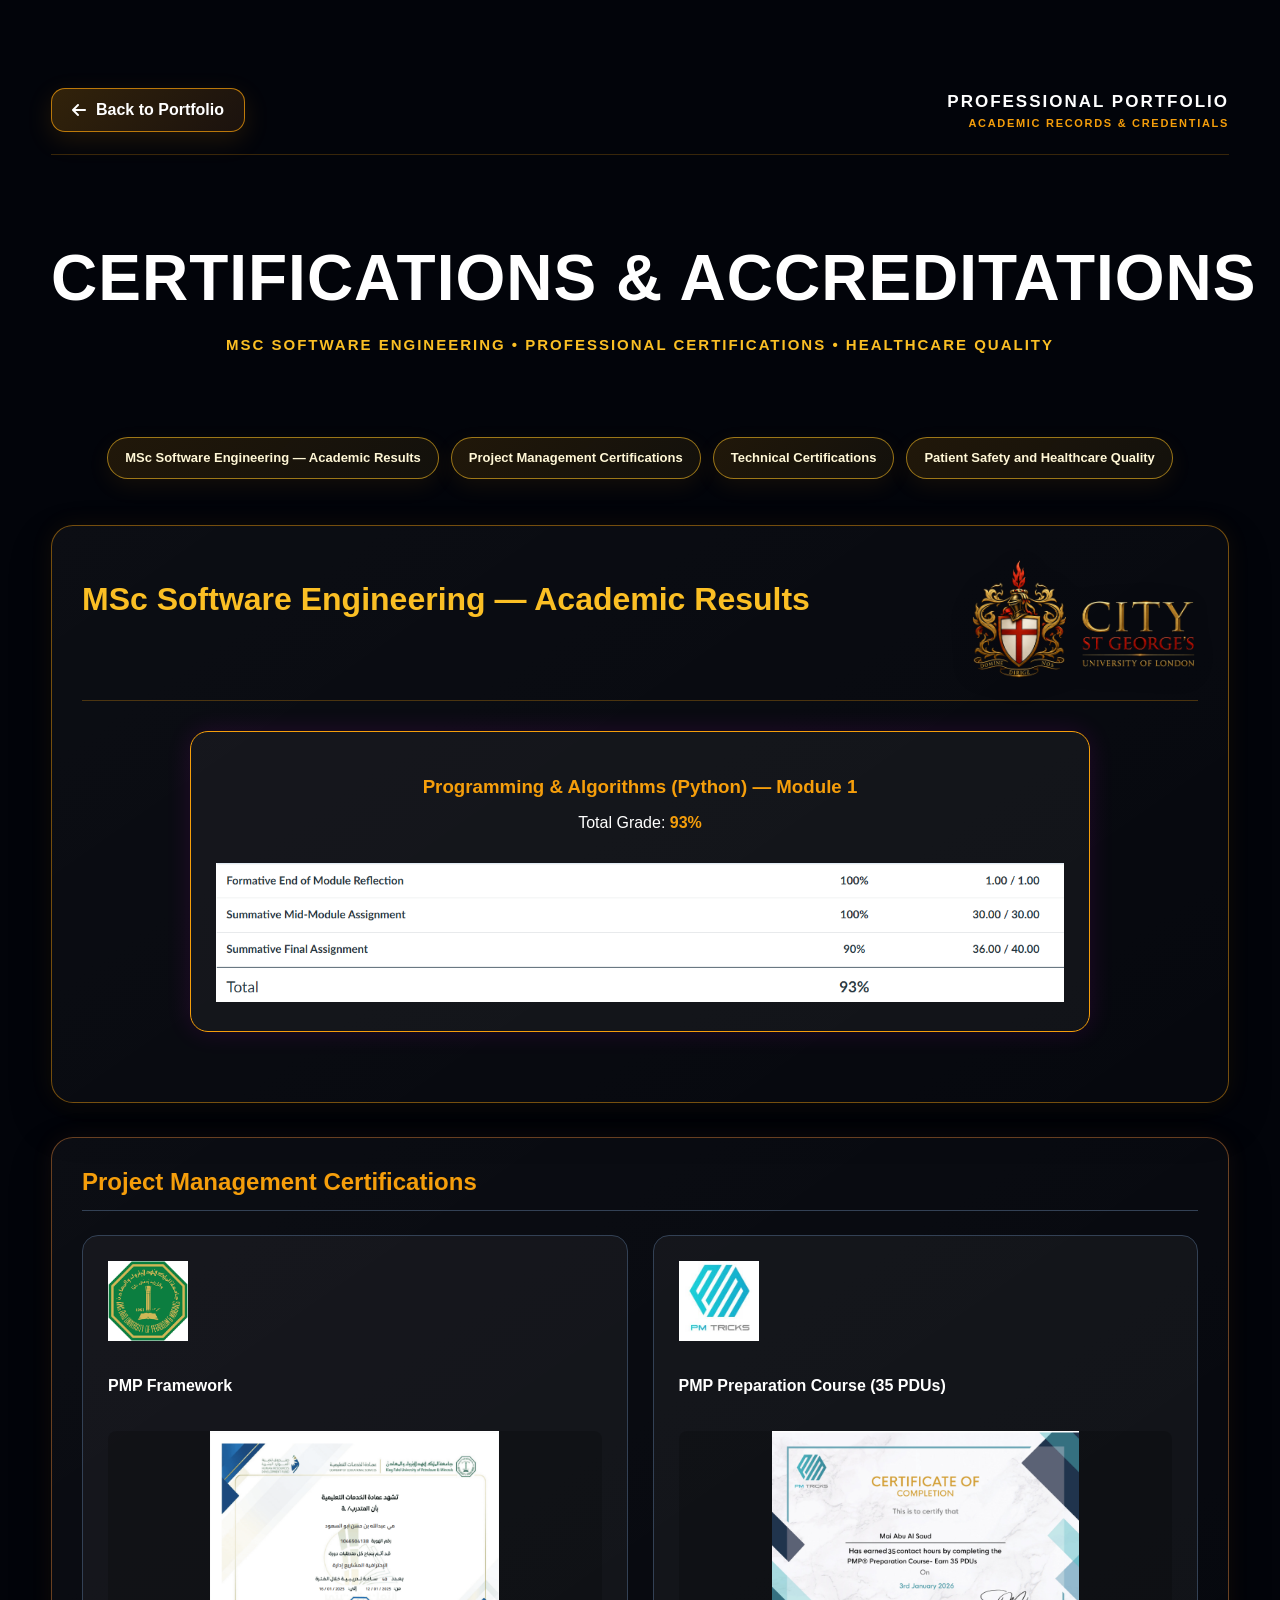
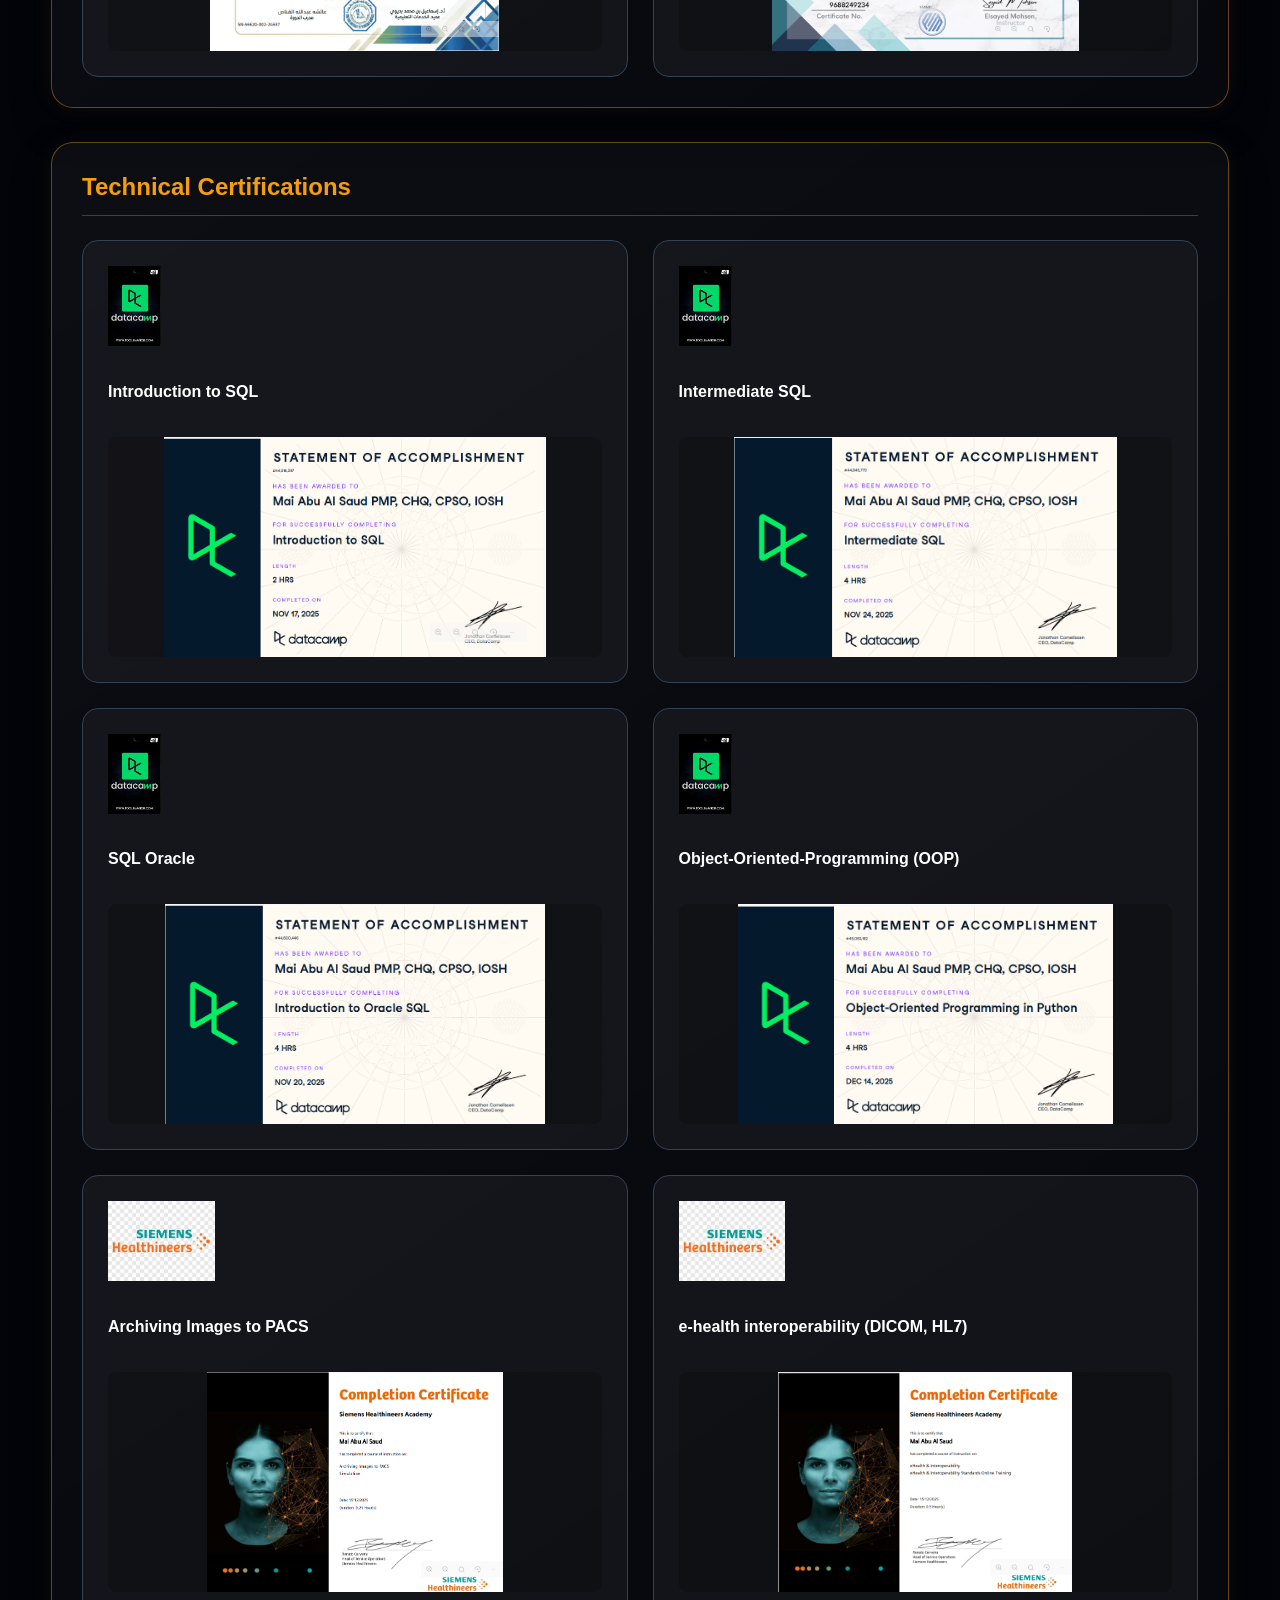
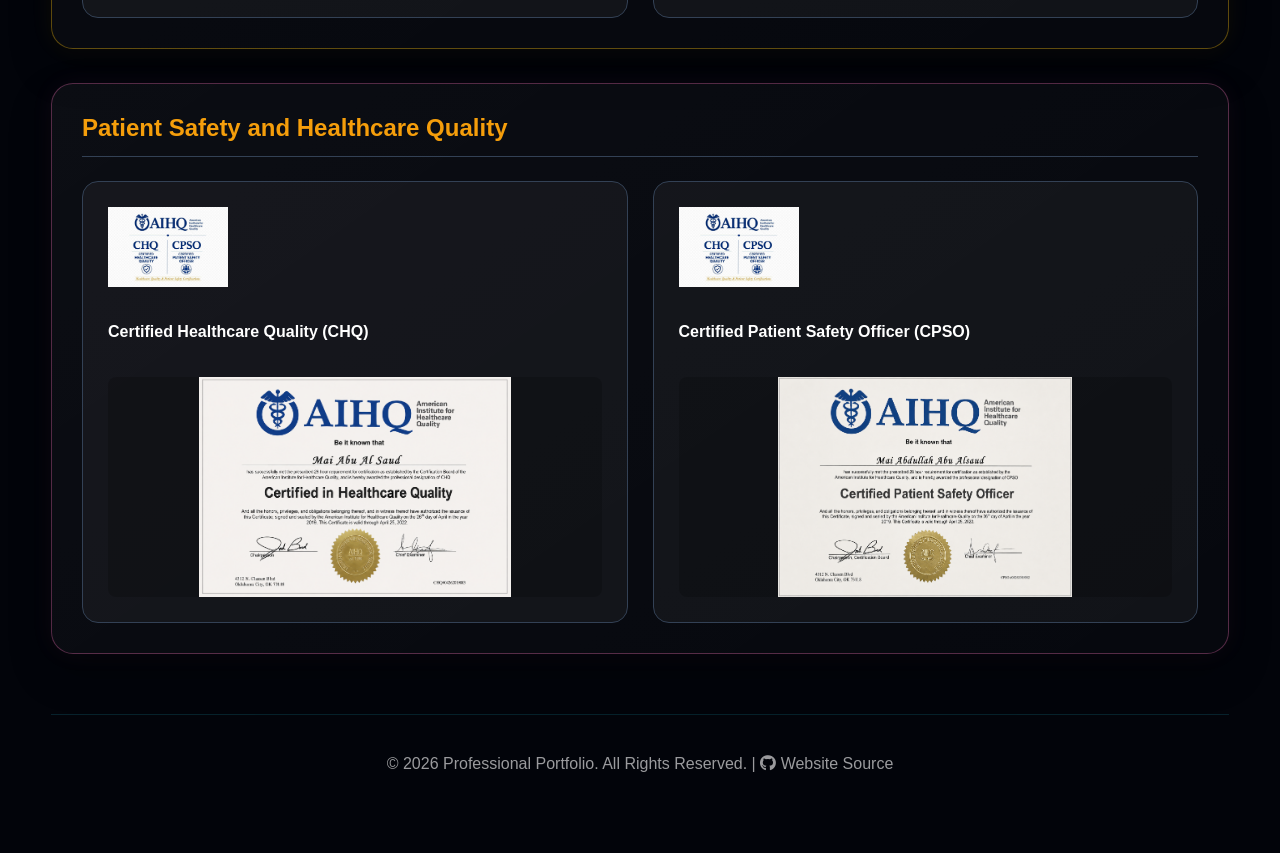
<file: html/achievements.html>
<!DOCTYPE html>
<!-- =========================================================
     ACHIEVEMENTS & CERTIFICATIONS | MSc SOFTWARE ENGINEERING
     HTML STRUCTURE
========================================================= -->

<html lang="en">
   <!-- =========================================================
       1. HEAD SECTION | METADATA, SEO & EXTERNAL RESOURCES
  ========================================================= -->

  <head>
  <meta charset="utf-8">
  <meta content="width=device-width, initial-scale=1.0" name="viewport">
  <meta content="Professional certifications, accreditations and MSc Software Engineering academic results." name="description">
  <title>Achievements &amp; Certifications | MSc Software Engineering</title>
  <meta content="professional portfolio, software engineering, digital transformation, healthcare technology, AI safety, web technologies" name="keywords">
  <link href="https://cdnjs.cloudflare.com/ajax/libs/font-awesome/6.5.1/css/all.min.css" rel="stylesheet">
  <link href="../css/achievements.css" rel="stylesheet">
 </head>
   <!-- =========================================================
       2. BODY SECTION | PAGE CONTENT & INTERACTIONS
  ========================================================= -->

  <body id="page-body">
    <!-- =========================================================
         3. PAGE CONTAINER
    ========================================================= -->

    <div class="container">

      <!-- =========================================================
           4. TOP BAR | RETURN NAVIGATION & PAGE IDENTITY
      ========================================================= -->

      <div class="header-container">

        <header class="achievements-topbar" id="site-header">
          <a class="back-btn" href="portfolio.html"><i aria-hidden="true" class="fas fa-arrow-left"></i> Back to Portfolio</a>

          <div class="page-identity">
            <strong>Professional Portfolio</strong>
            <span>Academic Records &amp; Credentials</span>
          </div>
        </header>

      </div>
      <!-- =========================================================
           5. HERO SECTION
      ========================================================= -->

      <section aria-labelledby="certifications-title" class="certifications-hero" id="certifications-introduction">
        <h1 class="page-title" id="certifications-title">Certifications &amp; Accreditations</h1>
        <p class="page-subtitle">MSc Software Engineering &bull; Professional Certifications &bull; Healthcare Quality</p>
      </section>


      <!-- =========================================================
           6. CERTIFICATIONS SECTION NAVIGATION
      ========================================================= -->

      <aside aria-label="Page navigation" class="semantic-structure">
        <nav aria-label="Certifications section navigation" class="certifications-navigation" id="main-navigation">
          <ul class="semantic-nav-list">
            <li><a href="#msc-results">MSc Software Engineering &mdash; Academic Results</a></li>
            <li><a href="#project-management">Project Management Certifications</a></li>
            <li><a href="#technical-certifications">Technical Certifications</a></li>
            <li><a href="#healthcare-quality">Patient Safety and Healthcare Quality</a></li>
          </ul>
        </nav>
      </aside>


    
         <!-- =========================================================
           7. MAIN CONTENT
      ========================================================= -->

      <main class="semantic-structure" id="main-content">

      <section class="certificate-group academic-group" id="msc-results">
     <div class="academic-group-header">
      <h2 class="group-label">MSc Software Engineering &mdash; Academic Results</h2>

      <div class="academic-logo-wrapper">
       <img alt="City St George's, University of London" class="academic-logo" src="../index.images/city-st-georges-luxury-transparent.png">
      </div>
     </div>

     <div class="featured-card">
      <h3>Programming &amp; Algorithms (Python)<strong> &mdash; Module 1</strong></h3>

      <p>Total Grade:<strong> 93% </strong></p>

      <img alt="Programming and Algorithms module grade of 93 percent" class="featured-img" onclick="showModal('../index.images/result_93.png')" src="../index.images/result_93.png">
     </div>
    </section>
        <!-- =========================================================
             7.2 PROJECT MANAGEMENT CERTIFICATIONS
        ========================================================= -->

        <section class="certificate-group project-group" id="project-management">
     <h2 class="section-title">Project Management Certifications</h2>
     <div class="grid">
      <div class="cert-card">
       <div class="logo-container">
        <img alt="KFUPM logo" class="logo" src="../index.images/kfupm.png">
       </div>

       <h4>PMP Framework</h4>
       <img alt="PMP Framework certificate" class="cert-img" onclick="showModal('../index.images/kfupm (2).png')" src="../index.images/kfupm (2).png">
      </div>

      <div class="cert-card">
       <div class="logo-container">
        <img alt="PM Tricks logo" class="logo" src="../index.images/pmp-tricks.jpg">
       </div>

       <h4>PMP Preparation Course (35 PDUs)</h4>
       <img alt="PMP Preparation Course certificate" class="cert-img" onclick="showModal('../index.images/pm-tricks.png')" src="../index.images/pm-tricks.png">
      </div>
     </div>
    </section>
        <!-- =========================================================
             7.3 TECHNICAL CERTIFICATIONS
        ========================================================= -->

        <section class="certificate-group technical-group" id="technical-certifications">
     <h2 class="section-title">Technical Certifications</h2>
     <div class="grid">
      <div class="cert-card">
       <div class="logo-container">
        <img alt="DataCamp logo" class="logo" src="../index.images/datacamp.png">
       </div>

       <h4>Introduction to SQL</h4>
       <img alt="Introduction to SQL certificate" class="cert-img" onclick="showModal('../index.images/sql1.png')" src="../index.images/sql1.png">
      </div>

      <div class="cert-card">
       <div class="logo-container">
        <img alt="DataCamp logo" class="logo" src="../index.images/datacamp.png">
       </div>

       <h4>Intermediate SQL</h4>
       <img alt="Intermediate SQL certificate" class="cert-img" onclick="showModal('../index.images/sql2.png')" src="../index.images/sql2.png">
      </div>
      <div class="cert-card">
       <div class="logo-container">
        <img alt="DataCamp logo" class="logo" src="../index.images/datacamp.png">
       </div>

       <h4>SQL Oracle</h4>
       <img alt="SQL Oracle certificate" class="cert-img" onclick="showModal('../index.images/oracle (2).png')" src="../index.images/oracle (2).png">
      </div>

      <div class="cert-card">
       <div class="logo-container">
        <img alt="DataCamp logo" class="logo" src="../index.images/datacamp.png">
       </div>

       <h4>Object-Oriented-Programming (OOP)</h4>
       <img alt="Object-Oriented Programming certificate" class="cert-img" onclick="showModal('../index.images/oop.png')" src="../index.images/oop.png">
      </div>

      <div class="cert-card">
       <div class="logo-container">
        <img alt="Siemens logo" class="logo" src="../index.images/siemens.png">
       </div>

       <h4>Archiving Images to PACS</h4>
       <img alt="Archiving Images to PACS certificate" class="cert-img" onclick="showModal('../index.images/pacs.png')" src="../index.images/pacs.png">
      </div>
      <div class="cert-card">
       <div class="logo-container">
        <img alt="Siemens logo" class="logo" src="../index.images/siemens.png">
       </div>

       <h4>e-health interoperability (DICOM, HL7)</h4>
       <img alt="DICOM and HL7 interoperability certificate" class="cert-img" onclick="showModal('../index.images/dicom-hl7.png')" src="../index.images/dicom-hl7.png">
      </div>
     </div>
    </section>
        <!-- =========================================================
             7.4 PATIENT SAFETY & HEALTHCARE QUALITY
        ========================================================= -->

        <section class="certificate-group healthcare-group" id="healthcare-quality">
     <h2 class="section-title">Patient Safety and Healthcare Quality</h2>
     <div class="grid">
      <div class="cert-card">
       <div class="logo-container">
        <img alt="AIHQ logo" class="logo" src="../index.images/aihq.jpg">
       </div>

       <h4>Certified Healthcare Quality (CHQ)</h4>
       <img alt="Certified Healthcare Quality certificate" class="cert-img" onclick="showModal('../index.images/chq.png')" src="../index.images/chq.png">
      </div>
      <div class="cert-card">
       <div class="logo-container">
        <img alt="AIHQ logo" class="logo" src="../index.images/aihq.jpg">
       </div>

       <h4>Certified Patient Safety Officer (CPSO)</h4>
       <img alt="Certified Patient Safety Officer certificate" class="cert-img" onclick="showModal('../index.images/cpso.png')" src="../index.images/cpso.png">
      </div>
     </div>
    </section>
   </main>
         <!-- =========================================================
           8. FOOTER SECTION
      ========================================================= -->

      <footer id="site-footer">
    &copy; 2026 Professional Portfolio. All Rights Reserved. |
    <a class="footer-source-link" href="https://github.com/mabualsaud" rel="noopener noreferrer" target="_blank">
     <i aria-hidden="true" class="fab fa-github">
     </i>
     Website Source
    </a>
   </footer>
  </div>
      <!-- =========================================================
         9. CERTIFICATE PREVIEW MODAL
    ========================================================= -->

    <div aria-label="Certificate preview" aria-modal="true" id="modal" role="dialog">
   <img alt="Expanded certificate preview" id="modal-img">
  </div>
    <!-- =========================================================
         10. SCRIPTS
    ========================================================= -->

    <script id="page-interaction-script" src="../js/achievments.js">
  </script>
 </body>
</html>
</file>
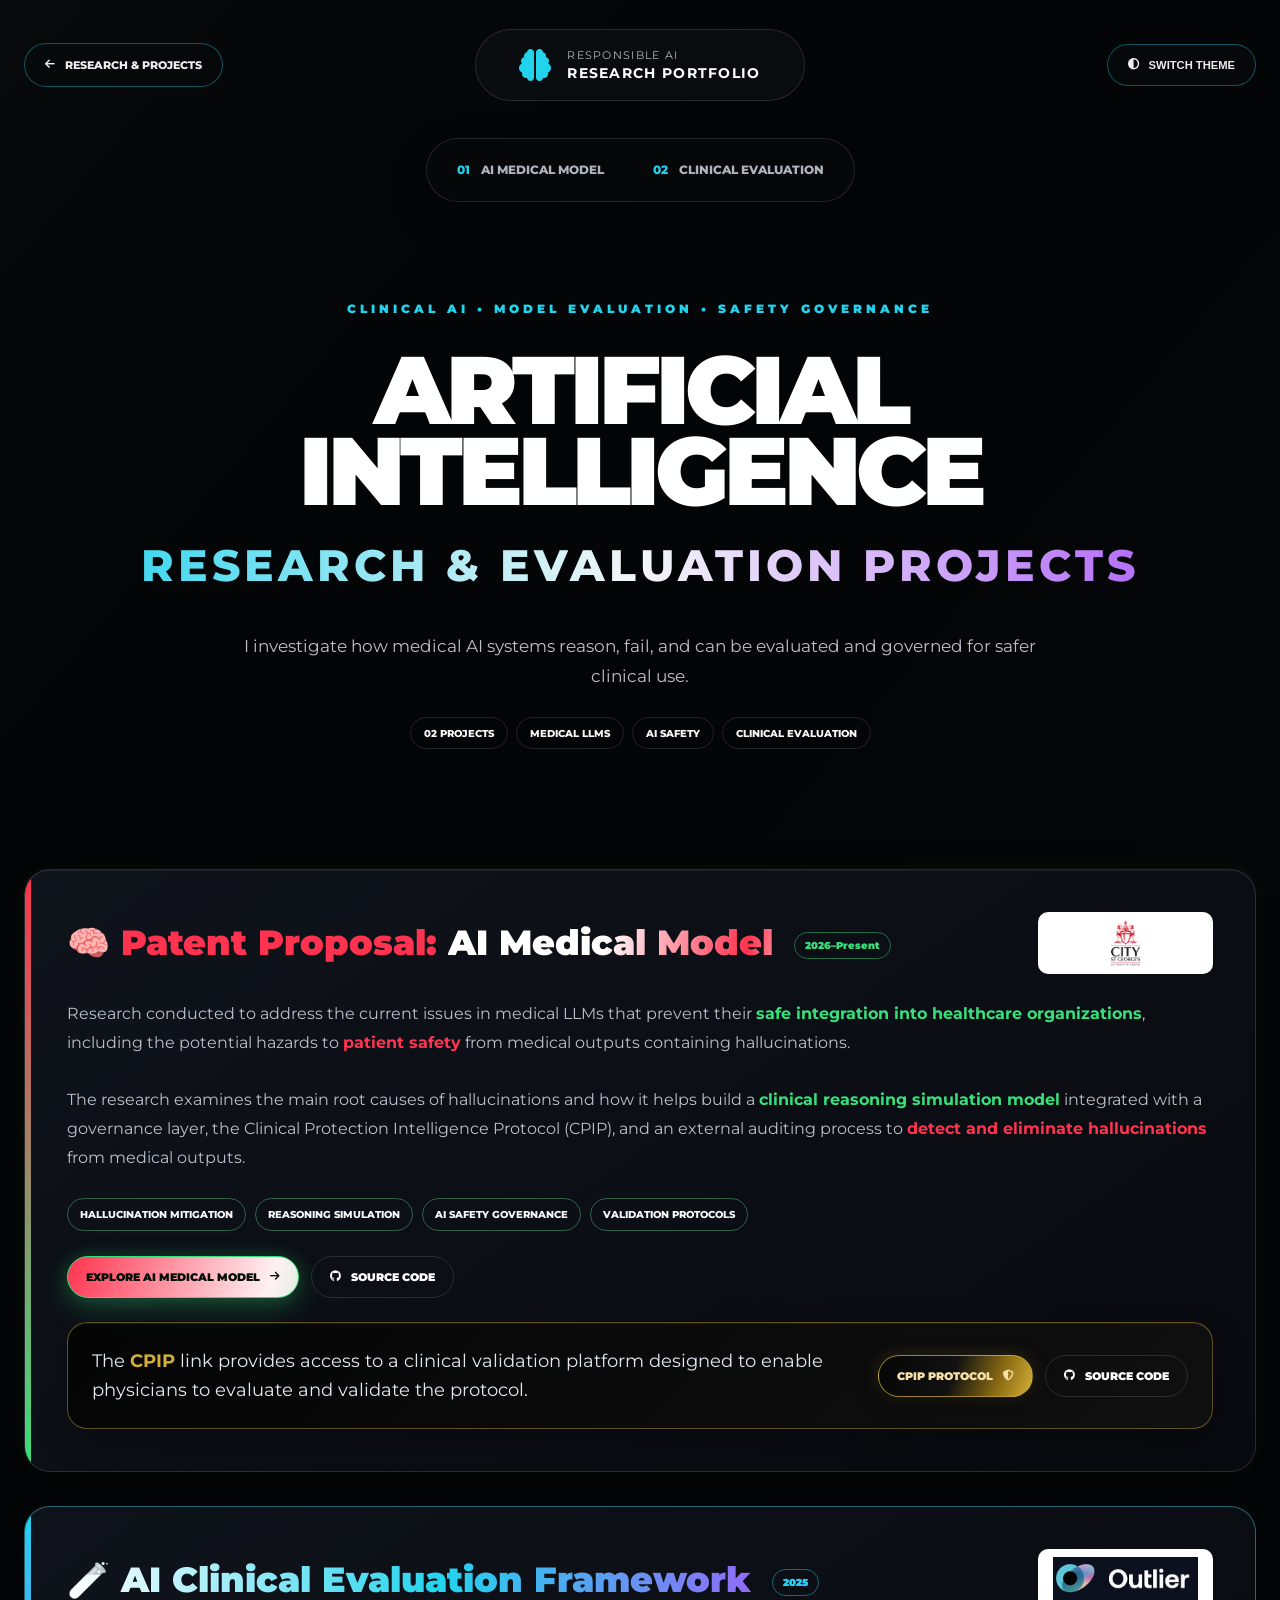
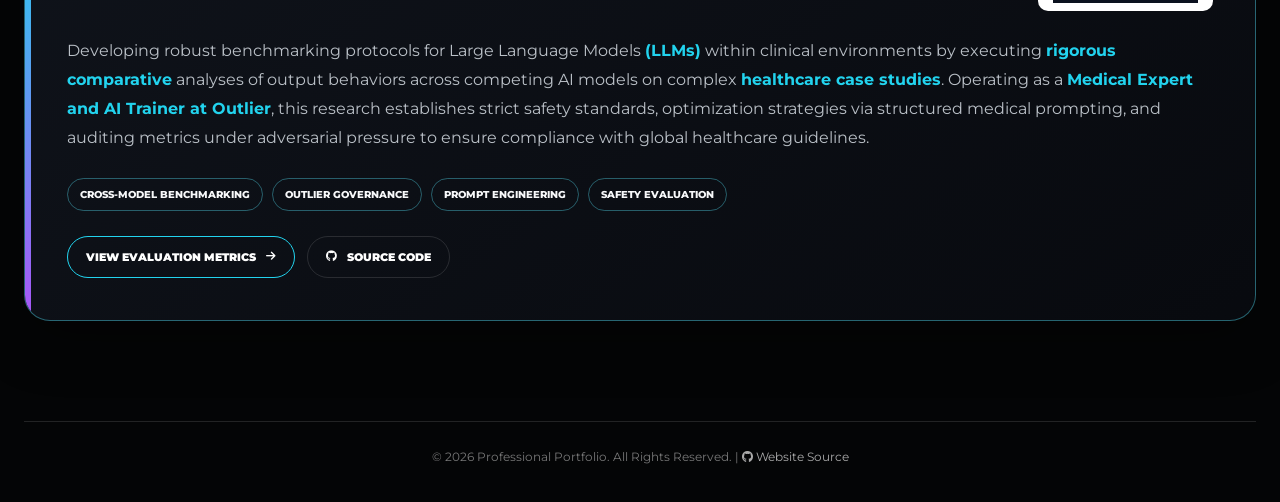
<file: html/artificial-intelligence-projects.html>
<!doctype html>

<!-- =========================================================
     ARTIFICIAL INTELLIGENCE PROJECTS | PROFESSIONAL PORTFOLIO
========================================================= -->

<html lang="en">
  <head>
    <!-- =========================================================
         1. METADATA & RESOURCES
    ========================================================= -->
    <meta charset="utf-8" />
    <meta name="viewport" content="width=device-width, initial-scale=1.0" />
    <meta name="description" content="Artificial Intelligence research, clinical model evaluation, and responsible AI safety projects." />
    <title>Artificial Intelligence Projects | Professional Portfolio</title>
    <link rel="icon" type="image/png" href="../index.images/favicon2.png" />
    <link rel="stylesheet" href="https://cdnjs.cloudflare.com/ajax/libs/font-awesome/6.5.1/css/all.min.css" />
    <link rel="stylesheet" href="../css/artificial-intelligence-projects.css" />
  </head>

  <body>
    <div class="page-shell">
      <!-- =========================================================
           2. HEADER
      ========================================================= -->
      <header class="page-header">
        <a class="header-btn" href="projects.html"><i class="fa-solid fa-arrow-left" aria-hidden="true"></i> Research &amp; Projects</a>
        <div class="page-mark"><i class="fa-solid fa-brain" aria-hidden="true"></i><span>Responsible AI<br /><strong>Research Portfolio</strong></span></div>
        <button class="header-btn theme-toggle" type="button"><i class="fa-solid fa-circle-half-stroke" aria-hidden="true"></i> Switch Theme</button>
      </header>

      <!-- =========================================================
           3. PROJECT NAVIGATION
      ========================================================= -->
      <nav class="project-nav" aria-label="Artificial Intelligence project navigation">
        <a href="#medical-model"><span>01</span> AI Medical Model</a>
        <a href="#clinical-evaluation"><span>02</span> Clinical Evaluation</a>
      </nav>

      <!-- =========================================================
           4. HERO
      ========================================================= -->
      <section class="hero" aria-labelledby="page-title">
        <p class="eyebrow">Clinical AI • Model Evaluation • Safety Governance</p>
        <h1 id="page-title"><span>Artificial Intelligence</span><strong>Research &amp; Evaluation Projects</strong></h1>
        <p>I investigate how medical AI systems reason, fail, and can be evaluated and governed for safer clinical use.</p>
        <div class="hero-facts"><span>02 Projects</span><span>Medical LLMs</span><span>AI Safety</span><span>Clinical Evaluation</span></div>
      </section>

      <!-- =========================================================
           5. ARTIFICIAL INTELLIGENCE PROJECT CARDS
      ========================================================= -->
      <main class="project-grid">
        <section class="project-card card-research" id="medical-model">
          <h2><span class="title-text">🧠 <span class="proposal-label">Patent Proposal:</span> <span class="invention-name">AI Medical Model</span> <span class="project-date">2026–Present</span></span><img alt="City University Logo" class="card-title-logo" loading="lazy" src="../index.images/universitylogo.png" /></h2>
          <p>Research conducted to address the current issues in medical LLMs that prevent their <strong class="highlight-safe">safe integration into healthcare organizations</strong>, including the potential hazards to <strong class="highlight-risk">patient safety</strong> from medical outputs containing hallucinations.<br /><br />The research examines the main root causes of hallucinations and how it helps build a <strong class="highlight-safe">clinical reasoning simulation model</strong> integrated with a governance layer, the Clinical Protection Intelligence Protocol (CPIP), and an external auditing process to <strong class="highlight-risk">detect and eliminate hallucinations</strong> from medical outputs.</p>
          <div class="tech-tags"><span>Hallucination Mitigation</span><span>Reasoning Simulation</span><span>AI Safety Governance</span><span>Validation Protocols</span></div>
          <div class="project-actions"><a class="launch-btn btn-patent" href="patent.html">Explore AI Medical Model <i class="fas fa-arrow-right" aria-hidden="true"></i></a><a class="github-link" href="https://github.com/mabualsaud/MSc-Software-Engineering-Modules-Projects-Assignments-" target="_blank" rel="noopener noreferrer"><i class="fab fa-github" aria-hidden="true"></i> Source Code</a></div>
          <div class="cpip-access-row"><p>The <strong class="highlight-safe">CPIP</strong> link provides access to a clinical validation platform designed to enable physicians to evaluate and validate the protocol.</p><div class="cpip-links"><a class="launch-btn btn-cpip" href="../cpip/index.html">CPIP Protocol <i class="fas fa-shield-alt" aria-hidden="true"></i></a><a class="github-link" href="https://github.com/mabualsaud/Clinical-Prompt-Injection-Protocol-CPIP-" target="_blank" rel="noopener noreferrer"><i class="fab fa-github" aria-hidden="true"></i> Source Code</a></div></div>
        </section>

        <section class="project-card card-ai" id="clinical-evaluation">
          <h2><span class="title-text">🧪 AI Clinical Evaluation Framework <span class="project-date">2025</span></span><img alt="Outlier AI Logo" class="card-title-logo" loading="lazy" src="../index.images/outlier.jpg" /></h2>
          <p>Developing robust benchmarking protocols for Large Language Models <strong class="highlight-ai">(LLMs)</strong> within clinical environments by executing <strong class="highlight-ai">rigorous comparative</strong> analyses of output behaviors across competing AI models on complex <strong class="highlight-ai">healthcare case studies</strong>. Operating as a <strong class="highlight-ai">Medical Expert and AI Trainer at Outlier</strong>, this research establishes strict safety standards, optimization strategies via structured medical prompting, and auditing metrics under adversarial pressure to ensure compliance with global healthcare guidelines.</p>
          <div class="tech-tags"><span>Cross-Model Benchmarking</span><span>Outlier Governance</span><span>Prompt Engineering</span><span>Safety Evaluation</span></div>
          <div class="project-actions"><a class="launch-btn btn-ai" href="outlier.html">View Evaluation Metrics <i class="fas fa-arrow-right" aria-hidden="true"></i></a><a class="github-link" href="https://github.com/mabualsaud/AI-Evaluation-Comparative-LLMs-in-Healthcare-at-Outlier-AI" target="_blank" rel="noopener noreferrer"><i class="fab fa-github" aria-hidden="true"></i> Source Code</a></div>
        </section>
      </main>

      <!-- =========================================================
           6. FOOTER
      ========================================================= -->
      <footer>© 2026 Professional Portfolio. All Rights Reserved. | <a href="https://github.com/mabualsaud" target="_blank" rel="noopener noreferrer"><i class="fa-brands fa-github" aria-hidden="true"></i> Website Source</a></footer>
    </div>
    <script src="../js/artificial-intelligence-projects.js"></script>
  </body>
</html>
</file>
<file: css/index.css>
/* ========================================================================== 
FINAL ASSIGNMENT | PROFESSIONAL PORTFOLIO GATE
========================================================================== */

/* ========================================================================== 
1. GLOBAL VARIABLES & PAGE FOUNDATIONS
========================================================================== */

:root {
  --bg-primary: #040508;
  --bg-secondary: #0a0d17;
  --accent-gold: #c5a028;
  --accent-gold-light: #f1d57b;
  --accent-cyan: #22d3ee;
  --text-main: #f8fafc;
  --text-muted: #94a3b8;
  --card-border: rgba(197, 160, 40, 0.35);
  --border-color: rgba(34, 211, 238, 0.25);
}

*,
*::before,
*::after {
  box-sizing: border-box;
  margin: 0;
  padding: 0;
}

body {
  display: flex;
  position: relative;
  align-items: center;
  justify-content: center;
  min-height: 100vh;
  overflow-x: hidden;
  color: var(--text-main);
  background-color: var(--bg-primary);
  font-family: "Plus Jakarta Sans", sans-serif;
}

.semantic-structure {
  display: contents;
}

/* ========================================================================== 
2. AMBIENT BACKGROUND
========================================================================== */

.ambient-glow,
.ambient-glow-2 {
  position: absolute;
  z-index: 1;
  pointer-events: none;
}

.ambient-glow {
  top: -200px;
  left: -200px;
  width: 600px;
  height: 600px;
  background: radial-gradient(circle, rgba(197, 160, 40, 0.12) 0%, rgba(4, 5, 8, 0) 70%);
}

.ambient-glow-2 {
  right: -250px;
  bottom: -250px;
  width: 700px;
  height: 700px;
  background: radial-gradient(circle, rgba(34, 211, 238, 0.08) 0%, rgba(4, 5, 8, 0) 70%);
}

/* ========================================================================== 
3. MAIN PORTFOLIO GATE
========================================================================== */

.container {
  display: flex;
  position: relative;
  z-index: 2;
  flex-direction: column;
  align-items: center;
  width: 100%;
  max-width: 1000px;
  margin-left: auto;
  margin-right: auto;
  padding: 40px 20px;
  text-align: center;
}

/* ========================================================================== 
4. UNIVERSITY BRANDING
========================================================================== */

.uni-logo-wrapper {
  display: inline-flex;
  position: relative;
  align-items: center;
  justify-content: center;
  margin-top: 25px;
  margin-bottom: 25px;
  animation: fadeInDown 0.8s ease-out;
}

.uni-logo-wrapper::before {
  content: "";
  position: absolute;
  z-index: -1;
  width: 100%;
  height: 100%;
}

.uni-logo {
  display: block;
  width: 190px;
  height: auto;
  object-fit: contain;
  filter: drop-shadow(0 0 40px rgba(197, 160, 40, 0.85)) drop-shadow(0 0 15px rgba(241, 213, 123, 0.5));
  transition: all 0.4s ease;
}

/* ========================================================================== 
5. PORTFOLIO GATE BADGE
========================================================================== */

.badge-wrapper {
  margin-bottom: 25px;
  animation: fadeInDown 1s ease-out;
}

.luxury-badge {
  display: inline-flex;
  align-items: center;
  gap: 10px;
  padding: 9px 24px;
  color: var(--accent-gold-light);
  background: linear-gradient(135deg, rgba(197, 160, 40, 0.15), rgba(34, 211, 238, 0.08));
  border: 1px solid var(--card-border);
  border-radius: 50px;
  box-shadow: 0 10px 30px rgba(0, 0, 0, 0.6);
  font-size: 13px;
  font-weight: 600;
  letter-spacing: 3px;
  text-transform: uppercase;
}

/* ========================================================================== 
6. ASSIGNMENT INTRODUCTION
========================================================================== */

h1 {
  margin-bottom: 15px;
  color: var(--accent-gold-light);
  background: linear-gradient(270deg, #997a15, #f1d57b, #ffffff, #f1d57b, #997a15);
  background-size: 300% 300%;
  background-clip: text;
  font-family: "Cinzel", serif;
  font-size: clamp(36px, 5vw, 64px);
  font-weight: 900;
  letter-spacing: 2px;
  text-shadow: 0 20px 40px rgba(0, 0, 0, 0.8);
  -webkit-background-clip: text;
  -webkit-text-fill-color: transparent;
  animation:
    goldShimmer 3s ease infinite,
    fadeInUp 1.2s ease-out;
}

.subtitle {
  margin-bottom: 35px;
  color: var(--text-muted);
  font-size: clamp(16px, 2vw, 20px);
  font-weight: 500;
  letter-spacing: 4px;
  text-transform: uppercase;
  animation: fadeInUp 1.4s ease-out;
}

/* ========================================================================== 
7. INSTRUCTOR / COURSE DIRECTOR
========================================================================== */

.presentation-card {
  position: relative;
  width: 100%;
  margin-bottom: 40px;
  padding: 48px 40px;
  overflow: hidden;
  background: linear-gradient(145deg, rgba(10, 13, 23, 0.9), rgba(4, 5, 8, 0.98));
  border: 1px solid var(--card-border);
  border-radius: 24px;
  box-shadow:
    0 25px 50px rgba(0, 0, 0, 0.8),
    inset 0 1px 0 rgba(255, 255, 255, 0.08);
  backdrop-filter: blur(20px);
  -webkit-backdrop-filter: blur(20px);
  animation: fadeInUp 1.6s ease-out;
}

.presentation-card::before {
  content: "";
  position: absolute;
  top: 0;
  left: 0;
  width: 4px;
  height: 100%;
  background: linear-gradient(to bottom, var(--accent-gold), var(--accent-cyan));
}

.meta-grid {
  display: flex;
  align-items: center;
  justify-content: center;
  text-align: center;
}

.meta-item {
  display: flex;
  flex-direction: column;
  align-items: center;
  gap: 20px;
}

.meta-icon {
  display: flex;
  flex-shrink: 0;
  align-items: center;
  justify-content: center;
  width: 76px;
  height: 76px;
  color: var(--accent-gold-light);
  background: rgba(197, 160, 40, 0.15);
  border: 1px solid rgba(197, 160, 40, 0.4);
  border-radius: 18px;
  font-size: 32px;
}

.meta-content h2 {
  margin-bottom: 8px;
  color: var(--text-muted);
  font-size: 18px;
  letter-spacing: 2.5px;
  text-transform: uppercase;
}

.meta-content p {
  color: var(--text-main);
  font-size: 32px;
  font-weight: 700;
  letter-spacing: 0.5px;
}

/* ========================================================================== 
8. WEBSITE ENTRY
========================================================================== */

.launch-action {
  display: flex;
  flex-wrap: wrap;
  justify-content: center;
  gap: 16px;
  animation: fadeInUp 1.8s ease-out;
}

.luxury-btn {
  display: inline-flex;
  position: relative;
  align-items: center;
  gap: 15px;
  padding: 18px 45px;
  overflow: hidden;
  color: #040508;
  background: linear-gradient(135deg, var(--accent-gold) 0%, #997a15 100%);
  border-radius: 50px;
  box-shadow: 0 15px 35px rgba(197, 160, 40, 0.4);
  font-size: 16px;
  font-weight: 800;
  letter-spacing: 1.5px;
  text-decoration: none;
  text-transform: uppercase;
  transition: all 0.4s cubic-bezier(0.16, 1, 0.3, 1);
}

.luxury-btn::after {
  content: "";
  position: absolute;
  top: 0;
  left: -100%;
  width: 100%;
  height: 100%;
  background: linear-gradient(90deg, transparent, rgba(255, 255, 255, 0.4), transparent);
  transition: 0.5s;
}

.luxury-btn:hover,
.luxury-btn:focus-visible {
  transform: translateY(-3px);
  background: linear-gradient(135deg, var(--accent-gold-light) 0%, var(--accent-gold) 100%);
  box-shadow: 0 20px 45px rgba(197, 160, 40, 0.6);
  outline: none;
}

.luxury-btn:hover::after,
.luxury-btn:focus-visible::after {
  left: 100%;
}

.luxury-btn i {
  transition: transform 0.3s ease;
}

.luxury-btn-secondary {
  color: var(--accent-gold-light);
  background: rgba(10, 13, 23, 0.72);
  border: 1px solid var(--card-border);
  box-shadow: 0 15px 35px rgba(0, 0, 0, 0.45);
}

.luxury-btn-secondary:hover,
.luxury-btn-secondary:focus-visible {
  color: #040508;
  background: linear-gradient(135deg, var(--accent-gold-light) 0%, var(--accent-gold) 100%);
}

.luxury-btn:hover i,
.luxury-btn:focus-visible i {
  transform: translateX(5px);
}

/* ========================================================================== 
9. FOOTER
========================================================================== */

#site-footer {
  width: 100%;
  margin-top: 60px;
  padding: 40px 0;
  border-top: 1px solid var(--border-color);
  text-align: center;
}

.footer-copyright {
  opacity: 0.6;
}

.footer-source-link {
  color: rgba(255, 255, 255, 0.65);
  text-decoration: none;
  transition:
    color 0.25s ease,
    text-shadow 0.25s ease;
}

.footer-source-link:hover,
.footer-source-link:focus-visible {
  color: var(--accent-cyan);
  text-shadow:
    0 0 8px rgba(34, 211, 238, 0.8),
    0 0 18px rgba(34, 211, 238, 0.55);
  outline: none;
}

/* ========================================================================== 
10. ANIMATIONS
========================================================================== */

@keyframes goldShimmer {
  0% {
    background-position: 0% 50%;
  }

  50% {
    background-position: 100% 50%;
  }

  100% {
    background-position: 0% 50%;
  }
}

@keyframes fadeInDown {
  from {
    opacity: 0;
    transform: translateY(-20px);
  }

  to {
    opacity: 1;
    transform: translateY(0);
  }
}

@keyframes fadeInUp {
  from {
    opacity: 0;
    transform: translateY(20px);
  }

  to {
    opacity: 1;
    transform: translateY(0);
  }
}

/* ========================================================================== 
11. RESPONSIVE DESIGN & MEDIA QUERIES
========================================================================== */

@media (max-width: 768px) {
  .launch-action {
    width: 100%;
  }

  .luxury-btn {
    justify-content: center;
    width: min(100%, 330px);
    padding: 16px 25px;
  }

  .presentation-card {
    padding: 30px 20px;
  }

  .uni-logo {
    width: 100px;
  }

  .meta-content p {
    font-size: 20px;
  }

  .meta-icon {
    width: 60px;
    height: 60px;
    font-size: 25px;
  }

  .meta-content h2 {
    font-size: 13px;
    letter-spacing: 1.7px;
  }
}

@media (max-width: 950px) { html { font-size: 85%; } }

/* ==========================================================================
TOUCH DEVICES
Keep borders visible when hover is unavailable.
========================================================================== */

@media (hover: none) and (pointer: coarse) {

  .glass-panel,
  .project-card,
  .module-card,
  .feature-card,
  .article-card,
  .cert-card,
  .comparison-col,
  .phase-card,
  .visual,
  .feature-image,
  .page-return,
  .project-return,
  .back-btn,
  .back-link,
  .back-home-btn,
  .return-btn,
  .theme-btn,
  .nav-links a {
    border-color: rgba(255,255,255,.18) !important;
  }

}
</file>
<file: cpip/css/index.css>
/* =========================================================
CPIP | CLINICAL PROTECTION INTELLIGENCE PROTOCOL CSS STYLESHEET
========================================================= */

:root {
  --gold: #d4af37;
  --dark-bg: #050505;
  --text-silver: #e2e8f0;
}

body,
html {
  margin: 0;
  padding: 0;
  width: 100%;
  min-height: 100%;
  background-color: var(--dark-bg);
  color: var(--text-silver);
  font-family: "Inter", sans-serif;
  display: flex;
  justify-content: center;
  align-items: center;
  overflow-x: hidden;
  overflow-y: auto;
}

.gateway-container {
  text-align: center;
  width: min(920px, calc(100% - 40px));
  max-width: 920px;
  padding: 40px 20px;
  box-sizing: border-box;
}

.eng-name {
  font-size: clamp(5rem, 11vw, 9rem);
  font-weight: 900;
  line-height: 0.9;
  letter-spacing: 0.16em;
  padding-left: 0.16em;
  background: linear-gradient(to right, #d4af37, #f7e0a8, #d4af37);
  -webkit-background-clip: text;
  -webkit-text-fill-color: transparent;
  margin-bottom: 18px;
  text-transform: uppercase;
  text-shadow: 0 0 30px rgba(212, 175, 55, 0.12);
}

.protocol-full-name {
  color: #e9d58d;
  font-size: clamp(1rem, 2vw, 1.45rem);
  font-weight: 700;
  letter-spacing: 0.22em;
  text-transform: uppercase;
  margin-bottom: 14px;
}

.professional-title {
  font-size: 0.92rem;
  letter-spacing: 0.34em;
  color: var(--text-silver);
  opacity: 0.72;
  margin-bottom: 38px;
  text-transform: uppercase;
}

.protocol-hero {
  border: 1px solid rgba(212, 175, 55, 0.3);
  padding: 40px;
  background: rgba(255, 255, 255, 0.02);
  backdrop-filter: blur(10px);
  border-radius: 2px;
}

.protocol-hero h1 {
  color: var(--gold);
  font-size: 2.5rem;
  margin-bottom: 20px;
  letter-spacing: 2px;
}

.protocol-description {
  line-height: 1.8;
  font-size: 1.1rem;
  margin-bottom: 30px;
  color: #94a3b8;
}

.enter-btn {
  background: transparent;
  color: var(--gold);
  border: 1px solid var(--gold);
  padding: 15px 50px;
  font-size: 1.1rem;
  letter-spacing: 3px;
  text-transform: uppercase;
  cursor: pointer;
  transition: all 0.4s ease;
}

.enter-btn:hover {
  background: var(--gold);
  color: black;
  box-shadow: 0 0 30px rgba(212, 175, 55, 0.4);
}

@media (max-width: 700px) {
  .eng-name {
    font-size: clamp(4rem, 22vw, 6rem);
    letter-spacing: 0.1em;
    padding-left: 0.1em;
  }

  .protocol-full-name {
    font-size: 0.88rem;
    line-height: 1.6;
    letter-spacing: 0.14em;
  }

  .professional-title {
    font-size: 0.72rem;
    line-height: 1.7;
    letter-spacing: 0.2em;
    margin-bottom: 28px;
  }

  .protocol-hero {
    padding: 28px 20px;
  }

  .protocol-hero h1 {
    font-size: 2rem;
  }

  .protocol-description {
    font-size: 1rem;
  }

  .enter-btn {
    width: 100%;
    padding: 15px 18px;
    font-size: 0.95rem;
  }
}

/* ==========================================================================
SEMANTIC STRUCTURE WRAPPERS
========================================================================== */

.semantic-structure {
  display: contents;
}
</file>
<file: Hadi Al Saif/css/gate.css>
/* ========================================
HADI AL SAIF - PORTFOLIO GATE
========================================= */
/* ========================================
GLOBAL STYLES
========================================= */
:root {
  --bg:#05080d; --panel:rgba(10,16,25,.82); --white:#f7fbff;
  --steel:#9aa9b8; --cyan:#42d9e8; --copper:#d29a5a;
  --copper-light:#f0c48d;
}
* {
  box-sizing:border-box;
}
html {
  scroll-behavior:smooth;
}
body {
  min-height:100vh; margin:0; overflow-x:hidden;
  color:var(--white); background:radial-gradient(circle at 14% 12%,rgba(210,154,90,.14),transparent 28%),radial-gradient(circle at 88% 84%,rgba(66,217,232,.11),transparent 30%),linear-gradient(145deg,#030508,var(--bg) 48%,#060c13); font-family:Manrope,sans-serif;
}
body:before {
  content:""; position:fixed; inset:0;
  z-index:-1; opacity:.38; background-image:linear-gradient(rgba(174,187,200,.13) 1px,transparent 1px),linear-gradient(90deg,rgba(174,187,200,.13) 1px,transparent 1px);
  background-size:54px 54px; mask-image:radial-gradient(circle,#000 8%,transparent 76%);
}
.gate {
  display:grid; min-height:100svh; place-items:center;
  padding:22px;
}
.shell {
  position:relative; width:min(1160px,100%); padding:clamp(32px,4vw,48px) clamp(22px,7vw,84px);
  overflow:hidden; background:linear-gradient(145deg,rgba(13,20,31,.88),rgba(4,7,11,.94)); border:1px solid rgba(174,187,200,.2);
  border-radius:32px; box-shadow:0 45px 100px rgba(0,0,0,.58),inset 0 1px rgba(255,255,255,.06); text-align:center;
  isolation:isolate;
}
.shell:before,.shell:after {
  content:""; position:absolute; z-index:-1;
  border-radius:50%;
}
.shell:before {
  top:-220px; left:-170px; width:430px;
  height:430px; border:1px solid rgba(210,154,90,.23); box-shadow:0 0 90px rgba(210,154,90,.08);
}
.shell:after {
  right:-240px; bottom:-220px; width:500px;
  height:500px; border:1px solid rgba(66,217,232,.2); box-shadow:0 0 100px rgba(66,217,232,.08);
}
.corner {
  position:absolute; width:44px; height:44px;
}
.corner:before,.corner:after {
  content:""; position:absolute; background:var(--copper);
}
.corner:before {
  width:44px; height:1px;
}
.corner:after {
  width:1px; height:44px;
}
.tl {
  top:22px; left:22px;
}
.br {
  right:22px; bottom:22px; transform:rotate(180deg);
}
.college-logo {
  display:block; position:absolute; top:23px;
  right:26px; width:276px; height:106px;
  padding:11px 15px; object-fit:contain; background:rgba(255,255,255,.98);
  border:1px solid rgba(183,245,250,.42); border-radius:20px; box-shadow:0 0 0 6px rgba(66,217,232,.035),0 0 38px rgba(66,217,232,.17),0 18px 34px rgba(0,0,0,.34);
}
.status {
  display:inline-flex; align-items:center; gap:10px;
  margin-bottom:22px; padding:9px 18px; color:#b7f5fa;
  background:rgba(66,217,232,.06); border:1px solid rgba(66,217,232,.2); border-radius:999px;
  font-size:11px; font-weight:800; letter-spacing:2.2px;
  text-transform:uppercase;
}
.dot {
  width:7px; height:7px; background:var(--cyan);
  border-radius:50%; box-shadow:0 0 15px var(--cyan); animation:pulse 2s infinite;
}
.mark {
  display:grid; position:relative; width:104px;
  height:104px; margin:0 auto 21px; place-items:center;
}
.mark:before,.mark:after {
  content:""; position:absolute; inset:0;
  border:1px solid rgba(210,154,90,.4); border-radius:25px; transform:rotate(45deg);
}
.mark:after {
  inset:11px; border-color:rgba(66,217,232,.32); animation:spin 12s linear infinite;
}
.mark span {
  font:800 48px Orbitron,sans-serif; background:linear-gradient(135deg,var(--copper-light),#fff 48%,#b7f5fa); background-clip:text;
  -webkit-background-clip:text; -webkit-text-fill-color:transparent;
}
.eyebrow {
  margin:0 0 9px; color:var(--copper-light); font-size:clamp(10px,1.5vw,13px);
  font-weight:800; letter-spacing:4px; text-transform:uppercase;
}
h1 {
  margin:0; font:800 clamp(3rem,8.4vw,7.5rem)/.92 Orbitron,sans-serif; letter-spacing:-.045em;
  text-transform:uppercase;
}
h1 span {
  display:block;
}
.last {
  margin-top:5px; background:linear-gradient(90deg,var(--copper),var(--copper-light) 42%,#fff 52%,#b7f5fa 70%,var(--cyan)); background-clip:text;
  -webkit-background-clip:text; -webkit-text-fill-color:transparent;
}
.institution {
  display:inline-flex; align-items:center; gap:14px;
  margin-top:19px; padding:12px 22px; color:var(--white);
  background:linear-gradient(135deg,rgba(210,154,90,.11),rgba(66,217,232,.055)); border:1px solid rgba(210,154,90,.3); border-radius:15px;
  box-shadow:0 14px 30px rgba(0,0,0,.2);
}
.institution>i {
  display:grid; width:40px; height:40px;
  place-items:center; color:var(--copper-light); background:rgba(210,154,90,.08);
  border:1px solid rgba(210,154,90,.22); border-radius:11px; font-size:17px;
}
.institution-copy {
  display:flex; flex-direction:column; align-items:flex-start;
  gap:3px; text-align:left;
}
.institution strong {
  font-size:clamp(13px,1.8vw,16px); font-weight:800; letter-spacing:.06em;
  text-transform:uppercase;
}
.institution small {
  color:var(--cyan); font-size:10px; font-weight:700;
  letter-spacing:2px; text-transform:uppercase;
}
.statement {
  max-width:650px; margin:14px auto 0; color:#8796a6;
  font-size:clamp(14px,1.8vw,17px); line-height:1.7;
}
.enter {
  display:inline-flex; align-items:center; justify-content:center;
  gap:18px; min-width:280px; margin-top:24px;
  padding:16px 30px; color:#071014; background:linear-gradient(135deg,var(--copper-light),#f7e1c4 48%,#b7f5fa);
  border:0; border-radius:999px; box-shadow:0 16px 38px rgba(210,154,90,.2);
  cursor:pointer; font-size:13px; font-weight:800;
  letter-spacing:2px; text-transform:uppercase; transition:.3s;
}
.enter:hover,.enter:focus-visible {
  transform:translateY(-4px); box-shadow:0 22px 48px rgba(210,154,90,.32); outline:0;
}
.enter i {
  transition:.3s;
}
.enter:hover i {
  transform:translateX(5px);
}
.values {
  display:flex; justify-content:center; gap:28px;
  margin-top:21px; color:#596675; font:600 8px Orbitron,sans-serif;
  letter-spacing:1.8px; text-transform:uppercase;
}
.reveal {
  display:grid; position:fixed; inset:0;
  z-index:20; place-items:center; padding:24px;
  visibility:hidden; opacity:0; background:rgba(2,5,8,.9);
  backdrop-filter:blur(18px); transition:.5s;
}
.reveal.open {
  visibility:visible; opacity:1;
}
.message {
  position:relative; width:min(720px,100%); padding:clamp(38px,8vw,70px);
  background:linear-gradient(145deg,rgba(16,24,36,.98),rgba(5,9,14,.98)); border:1px solid rgba(210,154,90,.34); border-radius:28px;
  box-shadow:0 40px 90px rgba(0,0,0,.65); text-align:center; transform:translateY(24px) scale(.97);
  transition:.55s cubic-bezier(.16,1,.3,1);
}
.reveal.open .message {
  transform:none;
}
.message small {
  color:var(--cyan); font-weight:800; letter-spacing:3px;
  text-transform:uppercase;
}
.message h2 {
  margin:18px 0; font:800 clamp(2rem,6vw,4.3rem)/1 Orbitron,sans-serif;
}
.message blockquote {
  margin:0; color:#bdc9d4; font-size:clamp(16px,2.5vw,21px);
  line-height:1.75;
}
.signature {
  margin:25px 0 0; color:var(--copper-light); font-weight:700;
}
.portfolio-link {
  display:inline-flex; align-items:center; gap:12px;
  margin-top:26px; padding:14px 23px; color:#061015;
  background:linear-gradient(135deg,var(--copper-light),#fff0da 48%,#b7f5fa); border-radius:999px; font-size:11px;
  font-weight:800; letter-spacing:1.5px; text-decoration:none;
  text-transform:uppercase;
}
.close {
  position:absolute; top:18px; right:18px;
  display:grid; width:42px; height:42px;
  place-items:center; color:var(--steel); background:rgba(255,255,255,.04);
  border:1px solid rgba(255,255,255,.1); border-radius:50%; cursor:pointer;
}
@keyframes pulse {
  50% {
    opacity:.42; transform:scale(.78);
  }
}
@keyframes spin {
  to {
    transform:rotate(405deg);
  }
}
/* ========================================
RESPONSIVE DESIGN
========================================= */
@media(max-width:650px) {
  .gate {
    padding:14px;
  }
  .shell {
    padding:28px 18px 42px; border-radius:24px;
  }
  .college-logo {
    position:static; width:205px; height:78px;
    margin:0 auto 18px; padding:8px 11px; border-radius:14px;
    box-shadow:0 0 0 4px rgba(66,217,232,.035),0 0 24px rgba(66,217,232,.14);
  }
  .status {
    max-width:100%; min-height:0; margin:0 auto 26px;
    padding:8px 12px; font-size:9px; line-height:1.5;
    letter-spacing:1.4px; text-align:center;
  }
  .mark {
    width:90px; height:90px;
  }
  .mark span {
    font-size:40px;
  }
  h1 {
    font-size:clamp(2.65rem,15vw,4.5rem);
  }
  .institution {
    width:100%; justify-content:center; padding:12px;
  }
  .institution strong {
    font-size:11px;
  }
  .enter {
    width:100%; min-width:0;
  }
  .values {
    gap:14px;
  }
}
@media(prefers-reduced-motion:reduce) {
  * {
    animation-duration:.01ms!important; transition-duration:.01ms!important;
  }
}
</file>
<file: Hashim Al Saif/css/gate.css>
/* ========================================
   HASHIM AL SAIF - PORTFOLIO GATE
========================================= */

/* ========================================
   GLOBAL STYLES
========================================= */
:root{--bg:#06050b;--panel:rgba(12,10,20,.9);--white:#fbfaff;--muted:#9993aa;--violet:#8b5cf6;--violet2:#c4b5fd;--lime:#b8ff5c;--cyan:#4de7f2;--line:rgba(196,181,253,.15)}
      *{box-sizing:border-box}
      html{color-scheme:dark}
      body{min-height:100vh;margin:0;overflow-x:hidden;color:var(--white);background:radial-gradient(circle at 12% 16%,rgba(139,92,246,.17),transparent 27%),radial-gradient(circle at 88% 84%,rgba(184,255,92,.09),transparent 25%),linear-gradient(145deg,#030307,var(--bg) 52%,#080611);font-family:"Space Grotesk",sans-serif}
      body:before{content:"";position:fixed;inset:0;z-index:-2;background-image:linear-gradient(rgba(139,92,246,.07) 1px,transparent 1px),linear-gradient(90deg,rgba(139,92,246,.07) 1px,transparent 1px);background-size:42px 42px;mask-image:linear-gradient(to bottom,#000,transparent 88%)}
      .noise{position:fixed;inset:0;z-index:-1;pointer-events:none;opacity:.28;background:repeating-linear-gradient(0deg,transparent 0 3px,rgba(255,255,255,.018) 4px)}
/* ========================================
   MAIN GATE
========================================= */
.gate{display:grid;min-height:100svh;place-items:center;padding:24px}
      .shell{position:relative;width:min(1220px,100%);padding:clamp(42px,6vw,76px);overflow:hidden;background:linear-gradient(145deg,rgba(14,11,25,.94),rgba(5,5,10,.96));border:1px solid rgba(196,181,253,.2);border-radius:28px;box-shadow:0 50px 120px rgba(0,0,0,.64),inset 0 1px rgba(255,255,255,.06);isolation:isolate}
      .shell:before{content:"";position:absolute;inset:0;z-index:-1;background:linear-gradient(115deg,transparent 0 48%,rgba(139,92,246,.055) 49% 51%,transparent 52%),linear-gradient(25deg,transparent 0 68%,rgba(184,255,92,.035) 69% 71%,transparent 72%)}
      .topline{display:flex;align-items:center;justify-content:space-between;gap:20px}
      .system{display:inline-flex;align-items:center;gap:10px;color:var(--lime);font:600 10px "IBM Plex Mono";letter-spacing:1.8px;text-transform:uppercase}
      .system:before{content:"";width:8px;height:8px;background:var(--lime);border-radius:2px;box-shadow:0 0 16px var(--lime);animation:blink 1.8s ease-in-out infinite}
      .academy{display:grid;width:210px;height:72px;place-items:center;padding:8px 14px;overflow:hidden;background:#f4efff;border:1px solid rgba(196,181,253,.34);border-radius:14px;box-shadow:0 12px 30px rgba(139,92,246,.13)}
      .academy img{display:block;width:100%;height:100%;object-fit:contain}
      .content{display:grid;grid-template-columns:minmax(0,1.2fr) minmax(300px,.8fr);align-items:center;gap:70px;margin-top:54px}
      .label{margin:0 0 17px;color:var(--violet2);font:600 11px "IBM Plex Mono";letter-spacing:3px;text-transform:uppercase}
      .label span{color:var(--lime)}
      h1{margin:0;font-family:"Oxanium",sans-serif;font-size:clamp(4rem,9vw,8.4rem);font-weight:800;line-height:.8;letter-spacing:-.045em;text-transform:uppercase}
      h1 span{display:block}
      .first{color:var(--white)}
      .last{margin-top:16px;color:transparent;background:linear-gradient(90deg,var(--violet),#e8ddff 47%,var(--cyan) 72%,var(--lime));background-clip:text;-webkit-background-clip:text;-webkit-text-fill-color:transparent}
      .role{display:flex;align-items:center;gap:13px;margin:34px 0 0;color:#c5bfd2;font-size:clamp(14px,1.7vw,18px);font-weight:600}
      .role i{color:var(--lime);font-size:8px}
      .statement{max-width:650px;margin:18px 0 0;color:var(--muted);font-size:clamp(14px,1.6vw,17px);line-height:1.75}
      .enter{display:inline-flex;align-items:center;gap:15px;margin-top:30px;padding:15px 24px;color:#0a0710;background:linear-gradient(120deg,var(--violet2),#ede9fe 50%,var(--lime));border:0;border-radius:10px;box-shadow:0 14px 36px rgba(139,92,246,.2);cursor:pointer;font:700 11px "IBM Plex Mono";letter-spacing:1.5px;text-transform:uppercase;transition:.3s}
      .enter:hover,.enter:focus-visible{transform:translateY(-4px);box-shadow:0 20px 45px rgba(139,92,246,.32),0 0 26px rgba(184,255,92,.12);outline:0}
      .enter i{transition:.3s}
      .enter:hover i{transform:translateX(5px)}
/* ========================================
   TECHNOLOGY VISUAL
========================================= */
.visual{display:grid;position:relative;aspect-ratio:1;place-items:center}
      .orbit,.orbit:before,.orbit:after{position:absolute;border:1px solid rgba(139,92,246,.25);border-radius:50%}
      .orbit{inset:5%;animation:spin 18s linear infinite}
      .orbit:before{content:"";inset:13%;border-color:rgba(77,231,242,.2);animation:spin 12s linear infinite reverse}
      .orbit:after{content:"";inset:28%;border-color:rgba(184,255,92,.23)}
      .node{position:absolute;width:9px;height:9px;background:var(--lime);border-radius:50%;box-shadow:0 0 17px var(--lime)}
      .n1{top:10%;left:47%}
      .n2{right:8%;bottom:31%;background:var(--cyan);box-shadow:0 0 17px var(--cyan)}
      .n3{bottom:8%;left:27%;background:var(--violet);box-shadow:0 0 17px var(--violet)}
      .core{display:grid;position:relative;z-index:2;width:48%;aspect-ratio:1;place-items:center;background:linear-gradient(145deg,rgba(22,17,39,.98),rgba(6,5,12,.98));border:1px solid rgba(196,181,253,.24);border-radius:32px;box-shadow:0 35px 70px rgba(0,0,0,.5),0 0 55px rgba(139,92,246,.11);transform:rotate(45deg)}
      .core span{font:700 clamp(3.5rem,7vw,6.5rem) "IBM Plex Mono";background:linear-gradient(135deg,var(--violet2),#fff 48%,var(--lime));background-clip:text;-webkit-background-clip:text;-webkit-text-fill-color:transparent;transform:rotate(-45deg)}
      .code-tag{position:absolute;z-index:3;padding:9px 13px;color:var(--cyan);background:#090714;border:1px solid rgba(77,231,242,.2);border-radius:8px;font:600 9px "IBM Plex Mono";letter-spacing:1px}
      .tag1{top:17%;right:0}
      .tag2{bottom:17%;left:0;color:var(--lime);border-color:rgba(184,255,92,.2)}
      .footerline{display:flex;align-items:center;justify-content:space-between;gap:20px;margin-top:48px;padding-top:20px;color:#5f596e;border-top:1px solid rgba(196,181,253,.11);font:500 9px "IBM Plex Mono";letter-spacing:1.4px;text-transform:uppercase}
      .values{display:flex;gap:22px}
      .values span:before{content:"/";margin-right:7px;color:var(--violet)}
/* ========================================
   WELCOME MESSAGE MODAL
========================================= */
.reveal{display:grid;position:fixed;inset:0;z-index:20;place-items:center;padding:22px;visibility:hidden;opacity:0;background:rgba(3,2,7,.9);backdrop-filter:blur(20px);transition:.5s}
      .reveal.open{visibility:visible;opacity:1}
      .message{position:relative;width:min(740px,100%);padding:clamp(38px,7vw,68px);background:linear-gradient(145deg,#120d20,#07060c);border:1px solid rgba(139,92,246,.35);border-radius:24px;box-shadow:0 40px 100px rgba(0,0,0,.7);text-align:center;transform:translateY(22px) scale(.97);transition:.5s cubic-bezier(.16,1,.3,1)}
      .reveal.open .message{transform:none}
      .message small{color:var(--lime);font:600 10px "IBM Plex Mono";letter-spacing:2px;text-transform:uppercase}
      .message h2{margin:18px 0;font-size:clamp(2rem,5vw,4rem);line-height:1.05}
      .message p{margin:0;color:#b7b0c3;font-size:clamp(16px,2.2vw,20px);line-height:1.75}
      .signature{margin-top:24px!important;color:var(--violet2)!important;font-weight:700}
      .close{position:absolute;top:17px;right:17px;display:grid;width:42px;height:42px;place-items:center;color:var(--muted);background:rgba(255,255,255,.03);border:1px solid rgba(255,255,255,.09);border-radius:10px;cursor:pointer}
      .portfolio-link{display:inline-flex;align-items:center;gap:12px;margin-top:27px;padding:14px 22px;color:#08050e;background:linear-gradient(120deg,var(--violet2),#ede9fe 50%,var(--lime));border-radius:10px;font:700 10px "IBM Plex Mono";letter-spacing:1.3px;text-decoration:none;text-transform:uppercase}
      @keyframes spin{to{transform:rotate(360deg)}
      }
      @keyframes blink{50%{opacity:.35}
      }
/* ========================================
   RESPONSIVE DESIGN
========================================= */
@media(max-width:800px){
        .shell{padding:38px 24px}
        .content{grid-template-columns:1fr;gap:32px;margin-top:42px}
        .visual{width:min(430px,82%);margin:auto;order:-1}
        .topline{align-items:flex-start}
        .academy{max-width:220px;line-height:1.4;text-align:right}
        .footerline{align-items:flex-start;flex-direction:column}
        .code-tag{font-size:8px}
      }
      @media(max-width:520px){
        .gate{padding:12px}
        .shell{padding:28px 18px;border-radius:20px}
        .system{font-size:8px}
        .academy{padding:8px;font-size:8px}
        .content{margin-top:30px}
        .visual{width:78%}
        h1{font-size:clamp(3.3rem,18vw,5rem)}
        .role{align-items:flex-start;flex-direction:column;gap:7px}
        .role i{display:none}
        .enter{width:100%;justify-content:center}
        .values{flex-wrap:wrap;gap:8px 14px}
        .tag1{right:-13%}
        .tag2{left:-13%}
      }
      @media(prefers-reduced-motion:reduce){
        *{animation-duration:.01ms!important;transition-duration:.01ms!important}
      }
      .academy{width:280px;height:92px;padding:8px 16px}
      @media(max-width:800px){
        .academy{width:240px;max-width:240px;height:80px}
      }
      @media(max-width:520px){
        .academy{width:180px;max-width:180px;height:64px;padding:6px 10px}
      }
</file>
<file: Jana Al Saif/css/gate.css>
/* ========================================
   JANA AL SAIF - TALENT PORTFOLIO GATE
========================================= */
:root {
  --bg: #050b12; --panel: rgba(15, 23, 42, .92); --white: #ffffff;
  --muted: #a7b5c5; --violet: #007a74; --pink: #0eb4a0; --gold: #b2f5ea;
}

* { box-sizing: border-box; }
html { color-scheme: dark; }
body {
  min-height: 100vh; margin: 0; overflow-x: hidden; color: var(--white);
  background: radial-gradient(circle at 12% 10%, rgba(244, 114, 182, .18), transparent 28%),
    radial-gradient(circle at 88% 86%, rgba(139, 92, 246, .2), transparent 32%), var(--bg);
  font-family: Cairo, sans-serif;
}

.sparkles {
  position: fixed; inset: 0; z-index: -1; opacity: .32; pointer-events: none;
  background-image: radial-gradient(circle, rgba(246, 200, 95, .75) 1px, transparent 1.5px);
  background-size: 58px 58px; mask-image: linear-gradient(#000, transparent 92%);
}

.gate { display: grid; min-height: 100svh; place-items: center; padding: 24px; }
.shell {
  position: relative; width: min(1220px, 100%); padding: clamp(34px, 5vw, 66px); overflow: hidden;
  background: linear-gradient(145deg, rgba(28, 12, 45, .94), rgba(9, 4, 16, .97));
  border: 1px solid rgba(244, 114, 182, .25); border-radius: 32px;
  box-shadow: 0 48px 110px rgba(0, 0, 0, .62), inset 0 1px rgba(255, 255, 255, .07);
}

.shell::before {
  content: ""; position: absolute; inset: 0; pointer-events: none;
  background: linear-gradient(125deg, transparent 45%, rgba(246, 200, 95, .055) 46% 48%, transparent 49%);
}

.topline { display: flex; position: relative; z-index: 1; align-items: center; justify-content: space-between; gap: 20px; }
.status {
  display: inline-flex; align-items: center; gap: 10px; color: var(--gold);
  font-size: 12px; font-weight: 800; letter-spacing: .7px;
}
.status i { filter: drop-shadow(0 0 9px var(--gold)); }
.mawhiba {
  display: grid; width: 180px; height: 78px; place-items: center; padding: 8px 14px;
  background: #fff; border-radius: 18px; box-shadow: 0 14px 34px rgba(139, 92, 246, .2);
}
.mawhiba img { width: 100%; height: 100%; object-fit: contain; }

.content {
  display: grid; position: relative; z-index: 1; grid-template-columns: 1.12fr .88fr;
  align-items: center; gap: 70px; margin-top: 48px;
}
.eyebrow { margin: 0 0 14px; color: var(--pink); font-size: 14px; font-weight: 800; }
h1 { margin: 0; font: 700 clamp(3.4rem, 7vw, 7rem)/1.08 Marhey, Cairo, sans-serif; }
h1 span {
  display: block; color: transparent;
  background: linear-gradient(90deg, var(--gold), #fff1b8 42%, var(--pink), #c4b5fd);
  background-clip: text; -webkit-background-clip: text; -webkit-text-fill-color: transparent;
}
.role { display: flex; flex-wrap: wrap; align-items: center; gap: 12px; margin: 25px 0 0; color: #f4dbea; font-weight: 700; }
.role i { color: var(--gold); font-size: 8px; }
.statement { max-width: 650px; margin: 16px 0 0; color: var(--muted); font-size: 16px; line-height: 1.9; }
.enter {
  display: inline-flex; align-items: center; gap: 15px; margin-top: 28px; padding: 15px 25px;
  color: #1a0715; background: linear-gradient(120deg, var(--gold), #fff2c3 48%, var(--pink));
  border: 0; border-radius: 999px; cursor: pointer; font: 800 13px Cairo;
  box-shadow: 0 16px 38px rgba(244, 114, 182, .2); transition: .3s;
}
.enter:hover { transform: translateY(-4px); box-shadow: 0 22px 46px rgba(244, 114, 182, .32); }

.portrait-stage { display: grid; position: relative; aspect-ratio: 1; place-items: center; }
.portrait {
  display: grid; position: relative; z-index: 2; width: 62%; aspect-ratio: .8; place-items: center;
  padding: 0; background: none; border: 0; transform: none; box-shadow: none;
}
.portrait::before {
  content: ""; position: absolute; right: 9%; bottom: 12%; width: 74%; height: 4px;
  background: linear-gradient(90deg, transparent, var(--gold) 18%, var(--pink) 82%, transparent);
  border: 0; border-radius: 50%; transform: rotate(-8deg);
  box-shadow: 0 0 18px rgba(14, 180, 160, .5);
}
.portrait::after {
  content: ""; position: absolute; left: 5%; top: 9%; width: 26%; aspect-ratio: 1;
  border-top: 2px solid rgba(178, 245, 234, .7); border-left: 2px solid rgba(14, 180, 160, .6);
  transform: rotate(-18deg); opacity: .75;
}
.portrait .monogram {
  position: relative; z-index: 1; color: transparent;
  background: linear-gradient(120deg, var(--gold), #ffffff 48%, var(--pink));
  background-clip: text; -webkit-background-clip: text; -webkit-text-fill-color: transparent;
  font: 700 clamp(8rem, 16vw, 13rem)/.8 Georgia, "Times New Roman", serif;
  font-style: italic; letter-spacing: -.15em;
  filter: drop-shadow(7px 9px 0 rgba(0, 122, 116, .28)) drop-shadow(0 16px 30px rgba(0, 0, 0, .42));
  transform: rotate(-6deg) translateX(-.04em);
}
.portrait .monogram::after {
  content: attr(data-letter); position: absolute; inset: 0; z-index: -1; color: transparent;
  -webkit-text-stroke: 1px rgba(178, 245, 234, .22); transform: translate(13px, 10px);
}
.monogram-star {
  position: absolute; z-index: 3; top: 14%; right: 3%; color: var(--gold); font-size: clamp(.7rem, 1.5vw, 1.05rem);
  filter: drop-shadow(0 0 10px var(--gold)); transform: rotate(12deg);
}
.orbit { position: absolute; border: 1px solid rgba(244, 114, 182, .3); border-radius: 50%; animation: spin 18s linear infinite; }
.orbit-one { inset: 7%; }
.orbit-two { inset: 18%; border-color: rgba(246, 200, 95, .28); animation-direction: reverse; animation-duration: 13s; }
.talent-tag {
  position: absolute; z-index: 3; padding: 8px 14px; color: var(--gold); background: #14091e;
  border: 1px solid rgba(246, 200, 95, .25); border-radius: 999px; font-size: 11px; font-weight: 800;
}
.tag-one { top: 18%; left: 2%; }
.tag-two { right: 3%; bottom: 18%; color: var(--pink); border-color: rgba(244, 114, 182, .28); }
.footerline { display: flex; position: relative; z-index: 1; gap: 26px; margin-top: 45px; padding-top: 20px; color: #81748b; border-top: 1px solid rgba(244, 114, 182, .13); font-size: 10px; font-weight: 800; }

.welcome {
  display: grid; position: fixed; inset: 0; z-index: 20; place-items: center; padding: 22px;
  visibility: hidden; opacity: 0; background: rgba(7, 2, 12, .91); backdrop-filter: blur(20px); transition: .45s;
}
.welcome.open { visibility: visible; opacity: 1; }
.message {
  position: relative; width: min(700px, 100%); padding: clamp(38px, 7vw, 68px); text-align: center;
  background: linear-gradient(145deg, #251034, #0d0615); border: 1px solid rgba(244, 114, 182, .35);
  border-radius: 28px; box-shadow: 0 40px 100px rgba(0, 0, 0, .7); transform: translateY(22px) scale(.97); transition: .45s;
}
.welcome.open .message { transform: none; }
.message small { color: var(--gold); font-weight: 800; }
.message h2 { margin: 17px 0; font: 700 clamp(2rem, 5vw, 3.8rem)/1.35 Marhey, Cairo; }
.message p { margin: 0; color: var(--muted); font-size: 17px; line-height: 1.9; }
.close { position: absolute; top: 17px; left: 17px; width: 42px; height: 42px; color: var(--muted); background: rgba(255, 255, 255, .04); border: 1px solid rgba(255, 255, 255, .1); border-radius: 50%; cursor: pointer; }
.portfolio-link { display: inline-flex; align-items: center; gap: 12px; margin-top: 25px; padding: 14px 22px; color: #180811; background: linear-gradient(120deg, var(--gold), #fff0bd, var(--pink)); border-radius: 999px; font-weight: 800; text-decoration: none; }

@keyframes spin { to { transform: rotate(360deg); } }

/* ========================================
   ORIGINAL SITE COLOR ALIGNMENT
========================================= */
body {
  background: radial-gradient(circle at 12% 10%, rgba(14, 180, 160, .18), transparent 28%),
    radial-gradient(circle at 88% 86%, rgba(0, 122, 116, .2), transparent 32%), var(--bg);
}

.sparkles {
  background-image: radial-gradient(circle, rgba(178, 245, 234, .72) 1px, transparent 1.5px);
}

.shell {
  background: linear-gradient(145deg, rgba(15, 23, 42, .96), rgba(4, 12, 19, .98));
  border-color: rgba(14, 180, 160, .28);
}

.shell::before { background: linear-gradient(125deg, transparent 45%, rgba(178, 245, 234, .05) 46% 48%, transparent 49%); }
.mawhiba { box-shadow: 0 14px 34px rgba(14, 180, 160, .2); }
.enter { box-shadow: 0 16px 38px rgba(14, 180, 160, .2); }
.enter:hover { box-shadow: 0 22px 46px rgba(14, 180, 160, .32); }
.portrait { box-shadow: 0 30px 70px rgba(0, 0, 0, .45), 0 0 55px rgba(14, 180, 160, .18); }
.portrait::before { border-color: rgba(178, 245, 234, .28); }
.orbit-one { border-color: rgba(14, 180, 160, .34); }
.orbit-two { border-color: rgba(178, 245, 234, .3); }
.talent-tag { background: #0f172a; border-color: rgba(178, 245, 234, .28); }
.tag-two { border-color: rgba(14, 180, 160, .34); }
.footerline { border-color: rgba(14, 180, 160, .16); }
.message {
  background: linear-gradient(145deg, #102a31, #071018);
  border-color: rgba(14, 180, 160, .38);
}

/* ========================================
   RESPONSIVE DESIGN
========================================= */
@media (max-width: 800px) {
  .content { grid-template-columns: 1fr; gap: 32px; }
  .portrait-stage { width: min(420px, 82%); margin: auto; order: -1; }
}

@media (max-width: 520px) {
  .gate { padding: 12px; }
  .shell { padding: 24px 18px; border-radius: 22px; }
  .topline { align-items: flex-start; }
  .status { max-width: 125px; font-size: 10px; }
  .mawhiba { width: 130px; height: 62px; }
  .content { margin-top: 30px; }
  .portrait-stage { width: 76%; }
  h1 { font-size: clamp(3rem, 16vw, 4.8rem); }
  .enter { width: 100%; justify-content: center; }
  .footerline { flex-wrap: wrap; gap: 8px 18px; }
}

@media (prefers-reduced-motion: reduce) {
  * { animation-duration: .01ms !important; transition-duration: .01ms !important; }
}
</file>
<file: cpip/css/decision.css>
/* =========================================================
CPIP | NEXT STEPS CSS STYLESHEET
========================================================= */

body {
  margin: 0;
  padding: 0;
  background-color: #0a0a0a;
  color: white;
  font-family: "Montserrat", sans-serif;
  display: flex;
  justify-content: center;
  align-items: center;
  min-height: 100vh;
  text-align: center;
}
.container {
  max-width: 800px;
  padding: 40px;
}

h1 {
  font-family: "Cinzel", serif;
  font-size: 2.5rem;
  color: #c5a021;
  margin-bottom: 20px;
  line-height: 1.4;
}

p {
  font-size: 1.2rem;
  color: #aaa;
  margin-bottom: 40px;
}

.note {
  font-size: 1rem;
  color: #aaa8a8;
  margin-top: 10px;
  font-style: italic;
}

.btn-group {
  display: flex;
  justify-content: center;
  gap: 30px;
  flex-wrap: wrap;
}

.btn {
  padding: 20px 50px;
  font-size: 1.2rem;
  font-weight: bold;
  text-transform: uppercase;
  border-radius: 50px;
  cursor: pointer;
  transition: 0.3s;
  text-decoration: none;
  display: inline-block;
}

.btn-yes {
  background: #c5a021;
  color: black;
  border: 2px solid #c5a021;
}
.btn-yes:hover {
  background: white;
  border-color: white;
  transform: translateY(-5px);
}

.btn-no {
  background: transparent;
  color: white;
  border: 2px solid white;
}
.btn-no:hover {
  background: white;
  color: black;
  transform: translateY(-5px);
}

/* ==========================================================================
SEMANTIC STRUCTURE WRAPPERS
========================================================================== */

.semantic-structure {
  display: contents;
}
</file>
<file: cpip/css/evaluation.css>
/* =========================================================
CPIP | STRATEGIC EVALUATION CSS STYLESHEET
========================================================= */

:root {
  --gold: #d4af37;
  --dark: #050505;
  --panel: #111;
  --safe: #00ffcc;
}
body {
  background: var(--dark);
  color: white;
  font-family: "Inter", sans-serif;
  padding: 60px 20px;
  margin: 0;
  display: flex;
  justify-content: center;
}
.container {
  width: 100%;
  max-width: 950px;
}
.header h1 {
  font-weight: 900;
  font-size: 3rem;
  letter-spacing: 8px;
  color: var(--gold);
  text-transform: uppercase;
  text-align: center;
  margin-bottom: 60px;
  text-shadow: 0 4px 20px rgba(212, 175, 55, 0.2);
}
.evaluation-card {
  background: var(--panel);
  border: 1px solid rgba(212, 175, 55, 0.3);
  padding: 60px;
  border-radius: 20px;
  box-shadow: 0 40px 100px rgba(0, 0, 0, 0.9);
}
.field-row {
  display: grid;
  grid-template-columns: 1fr 1fr;
  gap: 35px;
  margin-bottom: 30px;
}
label {
  display: block;
  color: var(--gold);
  font-weight: 900;
  text-transform: uppercase;
  font-size: 1rem;
  margin-bottom: 15px;
  letter-spacing: 2px;
}
input,
textarea {
  width: 100%;
  background: #000;
  border: 2px solid #222;
  color: #fff;
  padding: 20px;
  border-radius: 10px;
  font-size: 1.2rem;
  outline: none;
  font-family: inherit;
  box-sizing: border-box;
  transition: 0.3s;
}
input:focus,
textarea:focus {
  border-color: var(--gold);
  background: #050505;
}
.strategic-question-box {
  background: rgba(255, 255, 255, 0.02);
  padding: 45px;
  border-radius: 15px;
  margin: 50px 0;
  border: 1px solid rgba(212, 175, 55, 0.2);
  text-align: center;
}
.q-text {
  font-size: 1.8rem;
  font-weight: 800;
  line-height: 1.5;
  margin-bottom: 40px;
  color: #f0f0f0;
}
.opt-grid {
  display: grid;
  grid-template-columns: 1fr 1fr 1fr;
  gap: 20px;
}
.opt-btn {
  padding: 22px;
  background: #000;
  border: 2px solid #333;
  color: #888;
  cursor: pointer;
  font-weight: 900;
  text-transform: uppercase;
  font-size: 0.9rem;
  border-radius: 8px;
  transition: 0.4s;
}
.opt-btn:hover {
  border-color: var(--gold);
  color: #fff;
}
.opt-btn.active {
  border-color: var(--safe);
  color: var(--safe);
  background: rgba(0, 255, 204, 0.05);
}
.btn-report {
  width: 100%;
  padding: 30px;
  background: var(--gold);
  color: black;
  font-weight: 900;
  border: none;
  cursor: pointer;
  font-size: 1.6rem;
  text-transform: uppercase;
  letter-spacing: 4px;
  margin-top: 40px;
  border-radius: 12px;
  transition: 0.5s;
}
.btn-report:hover {
  background: #fff;
  transform: translateY(-3px);
  box-shadow: 0 15px 40px rgba(212, 175, 55, 0.4);
}

/* ==========================================================================
SEMANTIC STRUCTURE WRAPPERS
========================================================================== */

.semantic-structure {
  display: contents;
}

@media (max-width: 700px) {
  body {
    padding: 32px 14px;
    overflow-x: hidden;
  }

  .header h1 {
    margin-bottom: 32px;
    font-size: clamp(2rem, 10vw, 2.7rem);
    letter-spacing: 3px;
    overflow-wrap: anywhere;
  }

  .evaluation-card,
  .strategic-question-box {
    padding: 22px 16px;
  }

  .form-grid,
  .opt-grid {
    grid-template-columns: 1fr;
  }

  input,
  textarea {
    padding: 14px;
    font-size: 1rem;
  }

  .q-text {
    margin-bottom: 24px;
    font-size: 1.25rem;
  }

  .btn-report {
    padding: 20px 14px;
    font-size: 1.05rem;
    letter-spacing: 2px;
  }
}
.email-input-group {
  margin-bottom: 30px;
}

.core-question {
  margin-bottom: 10px;
  color: #aaa;
  font-size: 0.9rem;
}

.vision-response {
  min-height: 180px;
  font-size: 1.2rem;
}
</file>
<file: cpip/css/questions.css>
/* =========================================================
CPIP | STRATEGIC CLINICAL METRICS CSS STYLESHEET
========================================================= */

:root {
  --gold: #d4af37;
  --dark: #050505;
  --panel: #111;
}
body {
  background: var(--dark);
  color: white;
  font-family: "Inter", sans-serif;
  padding: 40px;
  display: flex;
  flex-direction: column;
  align-items: center;
}
.container {
  width: 100%;
  max-width: 900px;
}

.header {
  text-align: center;
  border-bottom: 2px solid var(--gold);
  padding-bottom: 20px;
  margin-bottom: 40px;
}
.header h1 {
  font-weight: 900;
  letter-spacing: 3px;
  color: var(--gold);
  text-transform: uppercase;
  margin: 0;
}

.section-label {
  background: var(--gold);
  color: black;
  padding: 5px 15px;
  font-weight: 900;
  font-size: 0.8rem;
  border-radius: 4px;
  text-transform: uppercase;
  margin-bottom: 15px;
  display: inline-block;
}

.card {
  background: var(--panel);
  padding: 30px;
  border-radius: 15px;
  border-left: 5px solid var(--gold);
  margin-bottom: 25px;
  box-shadow: 0 10px 30px rgba(0, 0, 0, 0.5);
}
.q-text {
  font-weight: 700;
  font-size: 1.1rem;
  line-height: 1.6;
  margin-bottom: 20px;
  color: #eee;
}

.rating-box {
  display: flex;
  gap: 12px;
  margin-bottom: 20px;
}
.dot {
  width: 45px;
  height: 45px;
  border-radius: 50%;
  border: 2px solid #333;
  display: flex;
  align-items: center;
  justify-content: center;
  cursor: pointer;
  color: #666;
  font-weight: 900;
  transition: 0.3s;
}
.dot:hover {
  border-color: var(--gold);
}
.dot.active {
  border-color: var(--gold);
  color: var(--gold);
  background: rgba(212, 175, 55, 0.1);
}

textarea {
  width: 100%;
  background: #000;
  border: 1px solid #333;
  color: white;
  padding: 15px;
  border-radius: 10px;
  font-size: 1rem;
  font-family: inherit;
  min-height: 70px;
  resize: vertical;
  outline: none;
}
textarea:focus {
  border-color: var(--gold);
}

.btn-next-step {
  width: 100%;
  padding: 25px;
  background: transparent;
  color: var(--gold);
  border: 2px solid var(--gold);
  font-weight: 900;
  border-radius: 12px;
  cursor: pointer;
  font-size: 1.3rem;
  margin-top: 20px;
  text-transform: uppercase;
  transition: 0.4s;
  letter-spacing: 2px;
}
.btn-next-step:hover {
  background: var(--gold);
  color: black;
  box-shadow: 0 0 30px rgba(212, 175, 55, 0.2);
}

/* ==========================================================================
SEMANTIC STRUCTURE WRAPPERS
========================================================================== */

.semantic-structure {
  display: contents;
}
</file>
<file: cpip/css/sandbox.css>
/* =========================================================
CPIP | STRATEGIC CLINICAL SUITE CSS STYLESHEET
========================================================= */

:root {
  --gold: #d4af37;
  --dark: #050505;
  --panel: #111;
  --danger: #ff5555;
  --safe: #00ffcc;
}
* {
  box-sizing: border-box;
}
body {
  background: var(--dark);
  color: white;
  font-family: "Inter", sans-serif;
  margin: 0;
  display: flex;
  flex-direction: column;
  height: 100vh;
  overflow: hidden;
}

header {
  padding: 15px 40px;
  display: flex;
  align-items: center;
  border-bottom: 2px solid var(--gold);
  background: #000;
  flex-shrink: 0;
}

.header-left {
  display: flex;
  align-items: center;
  gap: 20px;
  flex: 1;
}
.header-logo {
  height: 60px;
  filter: drop-shadow(0 0 10px rgba(212, 175, 55, 0.3));
}
.header-brand h1 {
  margin: 0;
  font-size: 1.8rem;
  font-weight: 900;
  color: var(--gold);
  letter-spacing: 2px;
}
.header-brand p {
  margin: 0;
  font-size: 0.7rem;
  letter-spacing: 4px;
  color: #888;
  font-weight: 700;
  text-transform: uppercase;
}

.header-right {
  display: flex;
  align-items: center;
  gap: 25px;
}

.elegant-title {
  font-size: 1.2rem;
  font-weight: 900;
  color: var(--gold);
  text-transform: uppercase;
  white-space: nowrap;
  line-height: 1;

  letter-spacing: 1px; /* Added for an elegant, professional look */
}

/* ======================================================================
Medical Terminology Judge Button Styling
====================================================================== */

.btn-judge {
  background: rgba(0, 255, 204, 0.05);
  color: var(--safe);
  border: 1px solid rgba(0, 255, 204, 0.3);
  padding: 6px 15px;
  border-radius: 4px;
  font-size: 0.75rem;
  font-weight: 900;
  text-transform: uppercase;
  cursor: pointer;
  transition: all 0.3s ease;
}
.btn-judge:hover {
  background: var(--safe);
  color: var(--dark);
  box-shadow: 0 0 15px rgba(0, 255, 204, 0.4);
}

.kernel-status {
  font-size: 0.7rem;
  padding: 4px 10px;
  border-radius: 4px;
  font-weight: 900;
  text-transform: uppercase;
  margin-right: 15px;
}
.status-offline {
  background: #333;
  color: #888;
  border: 1px solid #444;
}
.status-online {
  background: rgba(0, 255, 204, 0.1);
  color: var(--safe);
  border: 1px solid var(--safe);
  box-shadow: 0 0 10px rgba(0, 255, 204, 0.2);
}

.simulation-grid {
  display: grid;
  grid-template-columns: 1fr 1fr;
  flex: 1;
  min-height: 0;
  background: #222;
  gap: 2px;
}
.panel {
  display: flex;
  flex-direction: column;
  background: var(--dark);
  position: relative;
  overflow: hidden;
}
.panel-header {
  padding: 20px 25px;
  font-size: 1.1rem;
  background: #080808;
  border-bottom: 1px solid #111;
  font-weight: 900;
  letter-spacing: 2px;
  text-transform: uppercase;
  flex-shrink: 0;
}

.chat-area {
  position: absolute;
  top: 65px;
  left: 0;
  right: 0;
  bottom: 0;
  padding: 30px;
  overflow-y: scroll !important;
  font-size: 1.35rem;
  line-height: 1.8;
}
.chat-area::-webkit-scrollbar {
  width: 10px;
}
.chat-area::-webkit-scrollbar-thumb {
  background: var(--gold);
  border-radius: 5px;
}

.controls-footer {
  padding: 25px 40px;
  background: var(--panel);
  border-top: 2px solid var(--gold);
  flex-shrink: 0;
  z-index: 1000;
  transition: 0.5s;
}
.controls-footer.jumped {
  position: fixed;
  top: 40%;
  left: 50%;
  transform: translate(-50%, -50%);
  width: 75%;
  border-radius: 20px;
  border: 2px solid var(--gold);
  box-shadow: 0 0 150px #000;
  background: #0a0a0a;
}

.overlay {
  position: fixed;
  top: 0;
  left: 0;
  width: 100%;
  height: 100%;
  background: rgba(0, 0, 0, 0.9);
  display: none;
  z-index: 999;
}
.overlay.active {
  display: block;
}

.input-row {
  display: flex;
  gap: 20px;
  width: 100%;
  align-items: flex-end;
}
.main-input {
  flex: 1;
  background: #000;
  border: 1px solid #444;
  color: white;
  padding: 15px 20px;
  border-radius: 12px;
  font-size: 1.3rem;
  outline: none;
  resize: none;
  min-height: 60px;
  max-height: 200px;
  line-height: 1.5;
  font-family: inherit;
}

.mic-btn {
  background: #1a1a1a;
  border: 2px solid #444;
  color: #888;
  width: 60px;
  height: 60px;
  border-radius: 50%;
  cursor: pointer;
  font-size: 1.5rem;
  display: flex;
  align-items: center;
  justify-content: center;
  flex-shrink: 0;
}
.mic-btn.active {
  color: var(--danger);
  border-color: var(--danger);
  animation: pulse 1.5s infinite;
}

.btn-gold {
  background: var(--gold);
  color: black;
  padding: 15px 30px;
  border: none;
  border-radius: 8px;
  cursor: pointer;
  font-weight: 900;
  font-size: 1rem;
  text-transform: uppercase;
  height: 60px;
  flex-shrink: 0;
}
.btn-summary {
  background: transparent;
  color: var(--safe);
  border: 2px solid var(--safe);
  padding: 10px 25px;
  border-radius: 30px;
  font-size: 0.9rem;
  font-weight: bold;
  cursor: pointer;
  margin-bottom: 15px;
}

/* ======================================================================
Help Modal Simple
====================================================================== */

.help-overlay {
  position: fixed;
  top: 0;
  left: 0;
  width: 100%;
  height: 100%;
  background: rgba(0, 0, 0, 0.85);
  display: none;
  z-index: 2000;
  justify-content: center;
  align-items: center;
}
.help-card {
  background: #111;
  border: 2px solid var(--gold);
  padding: 40px;
  border-radius: 15px;
  max-width: 500px;
  text-align: left;
}
.help-card h2 {
  color: var(--gold);
  margin-top: 0;
}
.help-card code {
  background: #000;
  padding: 2px 6px;
  color: var(--safe);
}
.help-card ol {
  padding-left: 20px;
  line-height: 1.8;
  color: #ccc;
}
.help-card a {
  color: var(--gold);
  text-decoration: underline;
}
.close-help {
  background: var(--gold);
  color: black;
  border: none;
  padding: 10px 20px;
  border-radius: 5px;
  cursor: pointer;
  font-weight: bold;
  float: right;
  margin-top: 20px;
}

/* ======================================================================
Specialty Authentication Box
====================================================================== */

.spec-input {
  width: 100%;
  background: #000;
  border: 2px solid var(--safe);
  color: white;
  padding: 15px;
  border-radius: 10px;
  font-size: 1.2rem;
  margin-bottom: 25px;
  outline: none;
  text-align: center;
}

@keyframes pulse {
  0% {
    opacity: 1;
  }
  50% {
    opacity: 0.5;
  }
  100% {
    opacity: 1;
  }
}

/* ==========================================================================
SEMANTIC STRUCTURE WRAPPERS
========================================================================== */

.semantic-structure {
  display: contents;
}

@media (max-width: 768px) {
  body {
    height: auto;
    min-height: 100svh;
    overflow-x: hidden;
    overflow-y: auto;
  }

  header {
    padding: 12px;
    gap: 12px;
    flex-direction: column;
    align-items: stretch;
  }

  .header-left,
  .header-right {
    width: 100%;
    gap: 10px;
    flex-wrap: wrap;
  }

  .header-logo {
    height: 42px;
  }

  .header-brand h1 {
    font-size: 1.25rem;
  }

  .elegant-title {
    max-width: 100%;
    font-size: 0.9rem;
    white-space: normal;
  }

  .simulation-grid {
    display: block;
  }

  .panel {
    min-height: 520px;
    border-bottom: 1px solid var(--gold);
  }

  .panel-header,
  .chat-area,
  .controls-footer {
    padding-left: 14px;
    padding-right: 14px;
  }

  .controls-footer {
    position: static;
  }

  .input-row {
    gap: 10px;
  }

  .help-card {
    width: calc(100% - 24px);
    max-height: 90svh;
    padding: 22px;
    overflow-y: auto;
  }
}
.clinical-context-modal {
  z-index: 3000;
  display: none;
}

.clinical-context-card {
  border-width: 3px;
  border-color: var(--safe);
  box-shadow: 0 0 40px rgba(0, 255, 204, 0.2);
  text-align: center;
}

.clinical-context-title {
  color: var(--safe);
  letter-spacing: 2px;
  text-transform: uppercase;
}

.clinical-context-description {
  margin-bottom: 30px;
  color: #aaa;
  font-size: 0.9rem;
}

.full-width-btn,
.safe-action-btn {
  width: 100%;
}

.safe-action-btn {
  background: var(--safe);
}

.specialty-summary {
  margin-right: 20px;
  text-align: right;
}

.standard-ai-title {
  color: var(--danger);
}

.cpip-audit-title {
  color: var(--gold);
}

.protocol-download-btn {
  display: block;
  margin-bottom: 10px;
  padding: 10px;
  color: black;
  background: var(--gold);
  text-align: center;
  text-decoration: none;
}

.protocol-ready-content {
  padding: 20px;
  text-align: center;
}

.protocol-instructions {
  color: #ccc;
  font-size: 0.9rem;
}

.next-step-btn {
  border: 2px solid var(--gold);
  color: var(--gold);
  background: transparent;
}
.governance-header {
  padding: 10px;
  color: var(--gold);
  font-family: monospace;
  font-size: 0.85rem;
}
.link-mode-message {
  padding: 20px;
  text-align: center;
}

/* ==========================================================================
FINAL MOBILE REFINEMENT — SPACING AND CONTROL PROPORTIONS ONLY
Desktop styling remains unchanged.
========================================================================== */

@media (max-width: 768px) {

  /* ----------------------------------------------------------------------
  HEADER
  ---------------------------------------------------------------------- */

  header {
    padding: 10px 12px;
  }

  .header-left,
  .header-right {
    gap: 8px;
  }

  .header-logo {
    height: 38px;
  }

  .header-brand h1 {
    font-size: 1.12rem;
  }

  .header-brand p {
    font-size: 0.58rem;
    letter-spacing: 2.5px;
  }

  .elegant-title {
    font-size: 0.82rem;
  }

  .kernel-status {
    margin-right: 0;
  }

  /* ----------------------------------------------------------------------
  PANELS
  ---------------------------------------------------------------------- */

  .panel {
    min-height: 420px;
  }

  .panel-header {
    padding: 14px 16px;
    font-size: 0.95rem;
    letter-spacing: 1.4px;
  }

  .chat-area {
    top: 52px;
    padding: 18px 14px;
    font-size: 1rem;
    line-height: 1.6;
  }

  /* ----------------------------------------------------------------------
  PROTOCOL SECTIONS
  ---------------------------------------------------------------------- */

  .protocol-download-btn {
    margin: 14px 0 0;
    padding: 14px 16px;

    border-radius: 8px;

    font-size: 0.95rem;
  }

  .protocol-ready-content {
    padding: 24px 16px 28px;
  }

  .protocol-ready-content h2,
  .help-card h2 {
    margin-bottom: 18px;
  }

  .protocol-instructions {
    margin: 14px 0 18px;
    padding-left: 22px;

    font-size: 0.88rem;
    line-height: 1.55;
  }

  .link-mode-message {
    padding: 16px;
  }

  /* ----------------------------------------------------------------------
  BUTTONS
  ---------------------------------------------------------------------- */

  .btn-gold,
  .safe-action-btn,
  .next-step-btn {
    min-height: 48px;
    height: auto;
    padding: 12px 18px;

    font-size: 0.92rem;
  }

  .btn-summary {
    margin-bottom: 10px;
    padding: 9px 18px;
  }

  /* ----------------------------------------------------------------------
  FOOTER CONTROLS
  ---------------------------------------------------------------------- */

  .controls-footer {
    padding: 16px 14px;
  }

  .input-row {
    align-items: center;
    gap: 8px;
  }

  .main-input {
    min-height: 48px;
    max-height: 130px;
    padding: 11px 14px;

    border-radius: 10px;

    font-size: 1rem;
  }

  .mic-btn {
    width: 48px;
    height: 48px;

    font-size: 1.15rem;
  }
}


@media (max-width: 560px) {

  .input-row {
    display: grid;
    grid-template-columns: 48px minmax(0, 1fr);
    gap: 8px;
  }

  .main-input {
    grid-column: 2;
    width: 100%;
  }

  .btn-gold,
  .next-step-btn {
    width: 100%;
  }

  .input-row .btn-gold,
  .input-row .next-step-btn {
    grid-column: span 1;
  }
}
</file>
<file: css/achievements.css>
/* =========================================================
ACHIEVEMENTS & CERTIFICATIONS | MSC SOFTWARE ENGINEERING CSS STYLESHEET
========================================================= */

/* ==========================================================================
1. PAGE THEME & GLOBAL LAYOUT
========================================================================== */

:root {
  --page-bg: #02040a;
  --panel-bg: rgba(255, 255, 255, 0.045);
  --accent-pink: #ff00fb;
  --accent-purple: #a855f7;
  --accent-cyan: #22d3ee;
  --accent-orange: #f59e0b;
  --body-text: #ffffff;
  --muted-text: #94a3b8;
  --border-color: rgba(34, 211, 238, 0.24);
}

* {
  box-sizing: border-box;
}

body {
  margin: 0;
  padding: 40px 20px;
  background: var(--page-bg);
  color: var(--body-text);
  font-family: "Segoe UI", Arial, sans-serif;
}

/* ==========================================================================
2. RETURN BUTTON
========================================================================== */

.back-btn {
  display: inline-flex;
  align-items: center;
  gap: 10px;

  flex: 0 0 auto;
  margin: 0;
  padding: 12px 20px;

  color: #ffffff;
  font-weight: 700;
  text-decoration: none;

  border: 1px solid rgba(245, 158, 11, 0.72);
  border-radius: 14px;

  background: linear-gradient(
    135deg,
    rgba(245, 158, 11, 0.2),
    rgba(251, 146, 60, 0.1)
  );

  box-shadow:
    0 8px 26px rgba(245, 158, 11, 0.13);

  transition:
    transform 0.3s ease,
    border-color 0.3s ease,
    background 0.3s ease,
    box-shadow 0.3s ease;
}

.back-btn i {
  transition: transform 0.3s ease;
}

.back-btn:hover,
.back-btn:focus-visible {
  color: #111827;

  border-color: #fed7aa;

  background: linear-gradient(
    135deg,
    #fbbf24,
    #fb923c
  );

  box-shadow:
    0 12px 32px rgba(245, 158, 11, 0.3);

  outline: none;
  transform: translateY(-3px);
}

.back-btn:hover i,
.back-btn:focus-visible i {
  transform: translateX(-4px);
}

/* ==========================================================================
3. PAGE TITLES & FOOTER
========================================================================== */

#site-footer {
  width: 100%;
  margin-top: 60px;
  padding: 40px 0;
  border-top: 1px solid var(--border-color);
  text-align: center;
  opacity: 0.6;
}

.footer-source-link {
  color: inherit;
  text-decoration: none;
}

.section-title {
  margin-top: 50px;
  padding-bottom: 12px;
  color: var(--accent-orange);
  border-bottom: 1px solid #334155;
}

/* ==========================================================================
4. ACADEMIC RESULTS | LUXURY UNIVERSITY BRAND
========================================================================== */

.academic-group-header {
  display: flex;
  align-items: center;
  justify-content: space-between;
  gap: 28px;

  margin-bottom: 30px;
  padding-bottom: 18px;

  border-bottom: 1px solid rgba(245, 158, 11, 0.28);
}

.academic-group-header .group-label {
  margin: 0;
  padding: 0;
  border: 0;
}

.academic-logo-wrapper {
  display: flex;
  align-items: center;
  justify-content: center;
  flex: 0 0 auto;

  margin: 0;
  padding: 0;

  background: transparent;
  border: 0;
  border-radius: 0;
  box-shadow: none;
}

.academic-logo {
  display: block;
  width: clamp(180px, 18vw, 240px);
  max-width: 100%;
  height: auto;
  margin: 0;

  background: transparent;
  border: 0;
  box-shadow: none;

  filter: drop-shadow(0 5px 12px rgba(0, 0, 0, 0.18));

  transition:
    transform 0.3s ease,
    filter 0.3s ease;
}

.academic-logo:hover {
  transform: scale(1.025);

  filter:
    drop-shadow(0 7px 16px rgba(0, 0, 0, 0.24))
    drop-shadow(0 0 12px rgba(245, 158, 11, 0.08));
}

/* ==========================================================================
5. FEATURED RESULT & CERTIFICATION CARDS
========================================================================== */

.featured-card {
  max-width: 900px;
  margin: 0 auto 40px;
  padding: 25px;
  text-align: center;
  background: var(--panel-bg);
  border: 1px solid var(--accent-orange);
  border-radius: 18px;
  box-shadow: 0 0 26px rgba(255, 0, 251, 0.11);
}

.featured-card h3 {
  margin-bottom: 10px;
  color: var(--accent-orange);
}

.featured-card strong {
  color: var(--accent-orange);
}

.featured-img {
  width: 100%;
  max-height: 250px;
  margin-top: 15px;
  object-fit: contain;
  cursor: pointer;
}

.grid {
  display: grid;
  grid-template-columns: repeat(2, minmax(0, 1fr));
  gap: 25px;
}

.cert-card {
  display: flex;
  flex-direction: column;
  min-width: 0;
  padding: 25px;
  overflow: visible;
  background: var(--panel-bg);
  border: 1px solid #334155;
  border-radius: 16px;
  transition:
    transform 0.3s ease,
    border-color 0.3s ease,
    box-shadow 0.3s ease;
}

.cert-card:hover {
  transform: translateY(-5px);
  border-color: var(--accent-orange);
  box-shadow: 0 16px 34px rgba(255, 0, 251, 0.12);
}

.logo-container {
  display: flex;
  align-items: center;
  height: 80px;
  margin-bottom: 15px;
}

.logo {
  width: auto;
  max-height: 100%;
  transition: transform 0.5s ease;
}

.cert-card:hover .logo {
  transform: scale(1.25);
}

.cert-img {
  width: 100%;
  height: 220px;
  margin-top: 15px;
  object-fit: contain;
  cursor: pointer;
  background: rgba(0, 0, 0, 0.2);
  border-radius: 8px;
}

/* ==========================================================================
6. CERTIFICATE IMAGE MODAL
========================================================================== */

#modal {
  position: fixed;
  inset: 0;
  z-index: 1000;
  display: none;
  align-items: center;
  justify-content: center;
  background: rgba(0, 0, 0, 0.92);
  cursor: zoom-out;
}

#modal img {
  max-width: 90%;
  max-height: 90%;
  border: 1px solid rgba(255, 0, 251, 0.4);
  border-radius: 12px;
  box-shadow: 0 0 36px rgba(255, 0, 251, 0.18);
}

/* ==========================================================================
7. PAGE STRUCTURE & CONTENT GROUPS
========================================================================== */

body {
  padding-top: 28px;
}
/* ==========================================================================
7.1 TOP HEADER
========================================================================== */

.header-container{
  width:100%;
  max-width:1200px;

  margin:0 auto 34px;
  padding:0 0 22px;

  background:transparent;
  border:0;
  border-radius:0;
  box-shadow:none;

  border-bottom:1px solid rgba(245,158,11,.22);
}

.header-container .achievements-topbar{
  display:flex;
  align-items:center;
  justify-content:space-between;
  gap:24px;

  width:100%;
  margin:0;
  padding:0;

  border:0;
}

.achievements-topbar .page-identity{
  margin-left:auto;
  text-align:right;
}

.achievements-topbar .page-identity strong{
  display:block;

  color:#ffffff;

  font-size:17px;
  letter-spacing:2px;
  text-transform:uppercase;
}

.achievements-topbar .page-identity span{
  display:block;

  margin-top:5px;

  color:var(--accent-orange);

  font-size:11px;
  font-weight:800;
  letter-spacing:1.7px;
  text-transform:uppercase;
}


/* ==========================================================================
7.2 CERTIFICATE CONTENT GROUPS
========================================================================== */

.certificate-group{
  margin:34px 0;
  padding:30px;

  border-radius:22px;

  background:linear-gradient(
    145deg,
    rgba(255,255,255,.042),
    rgba(255,255,255,.018)
  );

  box-shadow:0 18px 42px rgba(0,0,0,.28);
}

.certificate-group .section-title,
.certificate-group .group-label{
  margin:0 0 24px;
  padding-bottom:14px;
}

.academic-group{
  border:1px solid rgba(245,158,11,.46);

  box-shadow:
    0 18px 42px rgba(0,0,0,.28),
    0 0 24px rgba(245,158,11,.07);
}

.project-group{
  border:1px solid rgba(251,146,60,.40);

  box-shadow:
    0 18px 42px rgba(0,0,0,.28),
    0 0 24px rgba(251,146,60,.065);
}

.technical-group{
  border:1px solid rgba(234,179,8,.38);

  box-shadow:
    0 18px 42px rgba(0,0,0,.28),
    0 0 24px rgba(234,179,8,.06);
}

.healthcare-group{
  border:1px solid rgba(244,114,182,.32);

  box-shadow:
    0 18px 42px rgba(0,0,0,.28),
    0 0 24px rgba(244,114,182,.055);
}

.group-label{
  color:var(--accent-orange);
  border-bottom:1px solid rgba(245,158,11,.28);
}
/* ==========================================================================
8. HERO & SECTION NAVIGATION
========================================================================== */

.container {
  width: 95%;
  max-width: 1200px;

  margin-top: 60px;
  margin-left: auto;
  margin-right: auto;
}

.certifications-hero {
  width: 100%;
  max-width: 1200px;

  margin: 60px auto 48px;
  padding: 30px 0 36px;

  border: 0;
  border-radius: 0;

  background: transparent;
  box-shadow: none;

  text-align: center;
}

.certifications-hero .page-title {
  margin: 0;

  color: #ffffff;

  font-size: clamp(42px, 5.2vw, 64px);
  font-weight: 900;
  line-height: 1.04;
  letter-spacing: 1px;
  text-transform: uppercase;
  white-space: nowrap;
}

.certifications-hero .page-subtitle {
  margin: 24px auto 0;

  color: #fbbf24;

  font-size: 15px;
  font-weight: 800;
  letter-spacing: 2px;
  text-transform: uppercase;
}

.certifications-navigation {
  display: flex;
  align-items: center;
  justify-content: center;
  flex-wrap: wrap;
  gap: 12px;

  width: fit-content;
  max-width: 100%;

  margin: 0 auto 46px;
}

.certifications-navigation a {
  display: inline-flex;
  align-items: center;
  justify-content: center;

  min-height: 42px;
  padding: 10px 17px;

  color: #fff7d6;

  font-size: 13px;
  font-weight: 800;
  text-decoration: none;

  border: 1px solid rgba(251, 191, 36, 0.58);
  border-radius: 999px;

  background: linear-gradient(
    135deg,
    rgba(245, 158, 11, 0.13),
    rgba(251, 191, 36, 0.07)
  );

  box-shadow: 0 7px 22px rgba(245, 158, 11, 0.08);

  transition:
    transform 0.25s ease,
    background 0.25s ease,
    color 0.25s ease,
    box-shadow 0.25s ease;
}

.certifications-navigation a:hover,
.certifications-navigation a:focus-visible {
  color: #171006;

  background: linear-gradient(
    135deg,
    #f59e0b,
    #facc15
  );

  box-shadow: 0 12px 28px rgba(245, 158, 11, 0.28);

  outline: none;
  transform: translateY(-2px);
}

.certificate-group {
  scroll-margin-top: 36px;
}

.academic-group .group-label {
  color: #fbbf24;
  font-size: clamp(23px, 3vw, 32px);
}

/* ==========================================================================
9. SEMANTIC STRUCTURE WRAPPERS
========================================================================== */

.semantic-structure {
  display: contents;
}

.semantic-nav-list,
.semantic-nav-list li {
  display: contents;
}

/* ==========================================================================
10. RESPONSIVE LAYOUT
========================================================================== */

@media (max-width: 768px) {
  body {
    padding: 24px 12px;
    overflow-x: hidden;
  }

  .header-container {
    margin-bottom: 26px;
    padding: 16px;
    border-radius: 20px;
  }

  .achievements-topbar {
    align-items: flex-start;
    gap: 10px;
  }

  .back-btn {
    position: static;
    flex: 0 0 auto;

    margin: 0;
    padding: 10px 13px;

    font-size: 0.76rem;
    white-space: nowrap;
  }

  .page-identity {
    min-width: 0;
  }

  .achievements-topbar .page-identity strong {
    font-size: 13px;
  }

  .achievements-topbar .page-identity span {
    font-size: 9px;
  }

  .certifications-hero {
    width: 100%;
    margin: 36px auto 28px;
    padding: 18px 12px 30px;
  }

  .certifications-hero .page-title {
    max-width: 100%;

    font-size: clamp(2rem, 10vw, 2.7rem);
    line-height: 1.05;
    letter-spacing: 0;

    white-space: normal;
    overflow-wrap: normal;
    word-break: normal;
    hyphens: none;
  }

  .certifications-hero .page-subtitle {
    font-size: 11px;
    letter-spacing: 1.2px;
    line-height: 1.6;
  }

  .certifications-navigation {
    width: 100%;
  }

  .certifications-navigation a {
    width: 100%;
  }

  .academic-group-header {
    flex-direction: column-reverse;
    justify-content: center;
    gap: 18px;

    text-align: center;
  }

  .academic-group-header .group-label {
    width: 100%;
  }

  .academic-logo {
    width: min(100%, 210px);
  }

  .certificate-group {
    width: 100%;
    padding: 20px;
  }

  .grid {
    grid-template-columns: 1fr;
    gap: 18px;
  }

  .featured-card,
  .cert-card {
    padding: 18px;
  }

  .section-title {
    font-size: 22px;
  }

  .cert-img {
    height: auto;
    max-height: 240px;
  }
}

/* ==========================================================================
11. TABLET TYPOGRAPHY
========================================================================== */

@media (max-width: 950px) {
  html {
    font-size: 85%;
  }
}

/* ==========================================================================
12. REDUCED MOTION
========================================================================== */

@media (prefers-reduced-motion: reduce) {
  *,
  *::before,
  *::after {
    scroll-behavior: auto !important;
    transition-duration: 0.01ms !important;
  }
}

/* ==========================================================================
13. FINAL MOBILE CERTIFICATIONS NAVIGATION
Compact horizontal navigation inspired by the Patent page.
========================================================================== */

@media (max-width: 768px) {

  .certifications-navigation {
    display: flex;
    align-items: center;
    justify-content: flex-start;
    flex-wrap: nowrap;
    gap: 8px;

    width: 100%;
    margin: 0 auto 34px;
    padding: 8px;

    overflow-x: auto;
    overflow-y: hidden;

    border: 1px solid rgba(245, 158, 11, 0.22);
    border-radius: 18px;

    background:
      linear-gradient(
        135deg,
        rgba(245, 158, 11, 0.055),
        rgba(251, 191, 36, 0.025)
      ),
      rgba(8, 10, 15, 0.72);

    box-shadow:
      inset 0 1px 0 rgba(255, 255, 255, 0.035),
      0 12px 28px rgba(0, 0, 0, 0.24);

    backdrop-filter: blur(16px);
    -webkit-backdrop-filter: blur(16px);

    scrollbar-width: none;
  }

  .certifications-navigation::-webkit-scrollbar {
    display: none;
  }

  .certifications-navigation a {
    flex: 0 0 auto;

    width: auto;
    min-height: 38px;
    padding: 9px 13px;

    border-radius: 999px;

    font-size: 11px;
    line-height: 1.2;
    white-space: nowrap;
  }
}

/* ==========================================================================
TOUCH DEVICES
Keep borders visible when hover is unavailable.
========================================================================== */

@media (hover: none) and (pointer: coarse) {

  .glass-panel,
  .project-card,
  .module-card,
  .feature-card,
  .article-card,
  .cert-card,
  .comparison-col,
  .phase-card,
  .visual,
  .feature-image,
  .page-return,
  .project-return,
  .back-btn,
  .back-link,
  .back-home-btn,
  .return-btn,
  .theme-btn,
  .nav-links a {
    border-color: rgba(255,255,255,.18) !important;
  }

}
</file>
<file: css/artificial-intelligence-projects.css>
/* ================================================================
   ARTIFICIAL INTELLIGENCE PROJECTS | PAGE FOUNDATION
================================================================ */
@import url('https://fonts.googleapis.com/css2?family=Montserrat:wght@500;600;700;800;900&display=swap');
:root{--bg:#040506;--text:#f7f8fa;--muted:#aab1ba;--line:rgba(255,255,255,.12);--cyan:#22d3ee;--violet:#a855f7;--green:#37e07c;--risk:#ff334f}
*{box-sizing:border-box}html{scroll-behavior:smooth}body{margin:0;background:#040506;color:var(--text);font-family:Montserrat,Arial,sans-serif}.page-shell{width:min(1480px,calc(100% - 48px));margin:auto}
body::before{content:"";position:fixed;inset:0;z-index:-1;pointer-events:none;background:linear-gradient(130deg,rgba(255,255,255,.018),transparent 44%,rgba(255,255,255,.012))}

/* ================================================================
   HEADER & NAVIGATION
================================================================ */
.page-header{min-height:130px;display:grid;grid-template-columns:1fr auto 1fr;align-items:center;gap:24px}.header-btn{justify-self:start;display:inline-flex;align-items:center;gap:10px;padding:14px 20px;border:1px solid rgba(34,211,238,.38);border-radius:999px;background:rgba(8,10,12,.72);color:#eee;text-decoration:none;text-transform:uppercase;font-size:.7rem;font-weight:800;cursor:pointer}.theme-toggle{justify-self:end}.header-btn:hover{border-color:var(--cyan);color:var(--cyan)}
.page-mark{min-width:330px;height:72px;padding:12px 26px;display:flex;align-items:center;justify-content:center;gap:16px;border:1px solid var(--line);border-radius:999px;background:rgba(12,15,18,.78)}.page-mark i{font-size:2rem;color:var(--cyan)}.page-mark span{color:#aeb5bd;font-size:.68rem;line-height:1.5;letter-spacing:1.3px;text-transform:uppercase}.page-mark strong{color:#fff;font-size:.85rem}
.project-nav{position:sticky;top:14px;z-index:20;width:max-content;max-width:100%;margin:8px auto 0;padding:9px;display:flex;gap:7px;border:1px solid var(--line);border-radius:999px;background:rgba(7,9,11,.84);backdrop-filter:blur(18px);box-shadow:0 14px 36px rgba(0,0,0,.28)}.project-nav a{padding:14px 20px;border:1px solid transparent;border-radius:999px;color:#aeb4bc;text-decoration:none;text-transform:uppercase;font-size:.74rem;font-weight:800}.project-nav a span{margin-right:8px;color:var(--cyan)}.project-nav a:hover{border-color:rgba(34,211,238,.4);background:rgba(34,211,238,.07);color:#fff}

/* ================================================================
   HERO
================================================================ */
.hero{min-height:590px;padding:100px 20px 120px;display:flex;flex-direction:column;align-items:center;justify-content:center;text-align:center}.eyebrow{margin:0 0 34px!important;color:var(--cyan)!important;font-size:.72rem!important;font-weight:900;letter-spacing:4px;text-transform:uppercase}.hero h1{max-width:1360px;margin:0;text-transform:uppercase}.hero h1 span{display:block;color:#fff;font-size:clamp(3.7rem,7.5vw,7.7rem);font-weight:900;line-height:.84;letter-spacing:-5px}.hero h1 strong{display:block;margin-top:28px;background:linear-gradient(90deg,var(--cyan),#f4f6f8 50%,var(--violet));-webkit-background-clip:text;background-clip:text;color:transparent;font-size:clamp(1.55rem,3.4vw,3.6rem);font-weight:800;letter-spacing:4px}.hero>p:not(.eyebrow){max-width:850px;margin:40px auto 26px;color:#bbc1c8;font-size:1.05rem;line-height:1.75}.hero-facts{display:flex;flex-wrap:wrap;justify-content:center;gap:8px}.hero-facts span{padding:9px 13px;border:1px solid var(--line);border-radius:999px;font-size:.62rem;font-weight:800;text-transform:uppercase}

/* ================================================================
   ORIGINAL AI PROJECT CARDS
================================================================ */
.project-grid{display:grid;gap:34px;padding-bottom:100px}.project-card{--accent:var(--cyan);--accent2:var(--violet);position:relative;padding:42px;border:1px solid color-mix(in srgb,var(--accent) 34%,var(--line));border-radius:26px;background:linear-gradient(145deg,rgba(16,20,28,.94),rgba(8,10,15,.98));overflow:hidden;box-shadow:0 20px 52px rgba(0,0,0,.34);scroll-margin-top:110px;transition:.3s}.project-card::before{content:"";position:absolute;inset:0 auto 0 0;width:6px;background:linear-gradient(var(--accent),var(--accent2))}.project-card:hover{transform:translateY(-5px);border-color:var(--accent);box-shadow:0 26px 68px rgba(0,0,0,.45),0 0 30px color-mix(in srgb,var(--accent) 16%,transparent)}
.project-card h2{display:flex;align-items:center;justify-content:space-between;gap:24px;margin:0 0 26px;font-size:clamp(1.7rem,2.7vw,2.7rem);font-weight:900}.card-title-logo{width:175px;max-height:62px;padding:8px 12px;border-radius:10px;background:#fff;object-fit:contain}.project-date{display:inline-flex;margin-left:10px;padding:7px 10px;border:1px solid color-mix(in srgb,var(--accent) 45%,transparent);border-radius:999px;color:var(--accent);font-size:.6rem;vertical-align:middle}.project-card p{color:#bac0c7;font-size:1rem;line-height:1.8}.tech-tags{display:flex;flex-wrap:wrap;gap:9px;margin:25px 0}.tech-tags span{padding:9px 12px;border:1px solid color-mix(in srgb,var(--accent) 30%,var(--line));border-radius:999px;font-size:.63rem;font-weight:800;text-transform:uppercase}.project-actions,.cpip-links{display:flex;flex-wrap:wrap;align-items:center;gap:12px}.launch-btn,.github-link{display:inline-flex;align-items:center;gap:10px;padding:13px 18px;border:1px solid var(--accent);border-radius:999px;color:#fff;text-decoration:none;text-transform:uppercase;font-size:.68rem;font-weight:900}.github-link{border-color:var(--line)}.launch-btn:hover,.github-link:hover{background:linear-gradient(105deg,var(--accent),var(--accent2));color:#07090a}
.cpip-access-row{display:flex;align-items:center;justify-content:space-between;gap:24px;margin-top:24px;padding:24px;border:1px solid rgba(212,175,55,.42);border-radius:20px;background:linear-gradient(135deg,rgba(5,5,5,.96),rgba(17,17,17,.92));box-shadow:inset 0 1px 0 rgba(247,224,168,.08),0 14px 32px rgba(0,0,0,.28)}.cpip-access-row p{flex:1;margin:0;color:#e2e8f0;font-size:18px;line-height:1.6}.cpip-access-row .highlight-safe{color:#d4af37}
.card-research{--accent:#37e07c;--accent2:#ff334f;border-color:rgba(255,255,255,.12);box-shadow:inset 0 1px 0 rgba(255,255,255,.05),0 16px 38px rgba(0,0,0,.34),0 0 22px rgba(55,224,124,.06)}.card-research::before{background:linear-gradient(to bottom,#ff334f,#37e07c)}.card-research:hover{border-color:rgba(55,224,124,.5);box-shadow:inset 0 1px 0 rgba(255,255,255,.07),0 20px 44px rgba(0,0,0,.42),0 0 28px rgba(55,224,124,.18)}
.card-research .proposal-label{color:#ff334f}.card-research .invention-name{color:#fff;background:linear-gradient(100deg,#fff 0%,#fff 22%,#ff334f 42%,#fff 52%,#37e07c 68%,#fff 84%,#fff 100%);background-size:220% 100%;-webkit-background-clip:text;background-clip:text;-webkit-text-fill-color:transparent;animation:patent-title-sweep 6s ease-in-out infinite alternate}.highlight-safe{color:#37e07c}.highlight-risk{color:#ff334f}
.card-research .btn-patent{color:#06110a!important;background:linear-gradient(110deg,#ff334f 0%,#fff1f3 48%,#37e07c 100%);background-size:180% 180%;box-shadow:0 10px 28px rgba(55,224,124,.24),0 0 18px rgba(55,224,124,.16);animation:patent-button-sweep 4s ease-in-out infinite alternate}.card-research .btn-patent:hover{transform:translateY(-4px) scale(1.03);box-shadow:0 14px 32px rgba(255,51,79,.24),0 0 26px rgba(55,224,124,.28)}
.card-research .btn-cpip{color:#f7e0a8!important;background:linear-gradient(110deg,#050505 0%,#111 48%,#8e6d13 78%,#d4af37 100%);border-color:rgba(212,175,55,.72);box-shadow:0 8px 22px rgba(0,0,0,.4),0 0 18px rgba(212,175,55,.18)}
@keyframes patent-title-sweep{from{background-position:0% 50%}to{background-position:100% 50%}}@keyframes patent-button-sweep{from{background-position:0% 50%}to{background-position:100% 50%}}
.card-ai{--accent:#22d3ee;--accent2:#a855f7}.card-ai .title-text{background:linear-gradient(90deg,#fff,var(--cyan),var(--violet));-webkit-background-clip:text;background-clip:text;color:transparent}.highlight-ai{color:#22d3ee}

/* ================================================================
   LIGHT THEME, FOOTER & RESPONSIVE DESIGN
================================================================ */
footer{padding:28px 10px 38px;border-top:1px solid var(--line);color:#777;text-align:center;font-size:.72rem}footer a{color:#aaa;text-decoration:none}body.light{--text:#11151a;--muted:#53606a;--line:rgba(15,23,32,.15);background:linear-gradient(#ddd,#f6f6f4)}body.light .project-card{background:rgba(255,255,255,.76)}body.light .project-card p{color:#4b555e}body.light .page-mark,body.light .project-nav,body.light .header-btn{background:rgba(255,255,255,.78);color:#161b20}body.light .page-mark strong{color:#111}body.light .hero h1 span{color:#111}
@media(max-width:720px){.page-shell{width:calc(100% - 22px)}.page-header{grid-template-columns:1fr 1fr}.page-mark{grid-column:1/-1;grid-row:2;min-width:0;width:min(100%,330px);justify-self:center}.header-btn{padding:11px 13px;font-size:.57rem}.project-nav{overflow-x:auto;scrollbar-width:none}.project-nav a{flex:0 0 auto;padding:11px 14px;font-size:.62rem}.hero{padding:80px 4px 90px}.hero h1 span{font-size:clamp(3.15rem,15vw,5rem);letter-spacing:-3px}.hero h1 strong{font-size:clamp(1.15rem,5.8vw,2rem);letter-spacing:2px;line-height:1.2}.project-card{padding:28px 22px}.project-card h2{flex-direction:column;align-items:flex-start;font-size:1.65rem}.card-title-logo{width:150px}.project-date{display:flex;width:max-content;margin:9px 0 0}.project-actions,.cpip-links{align-items:stretch;flex-direction:column}.launch-btn,.github-link{justify-content:center;width:100%}}
</file>
